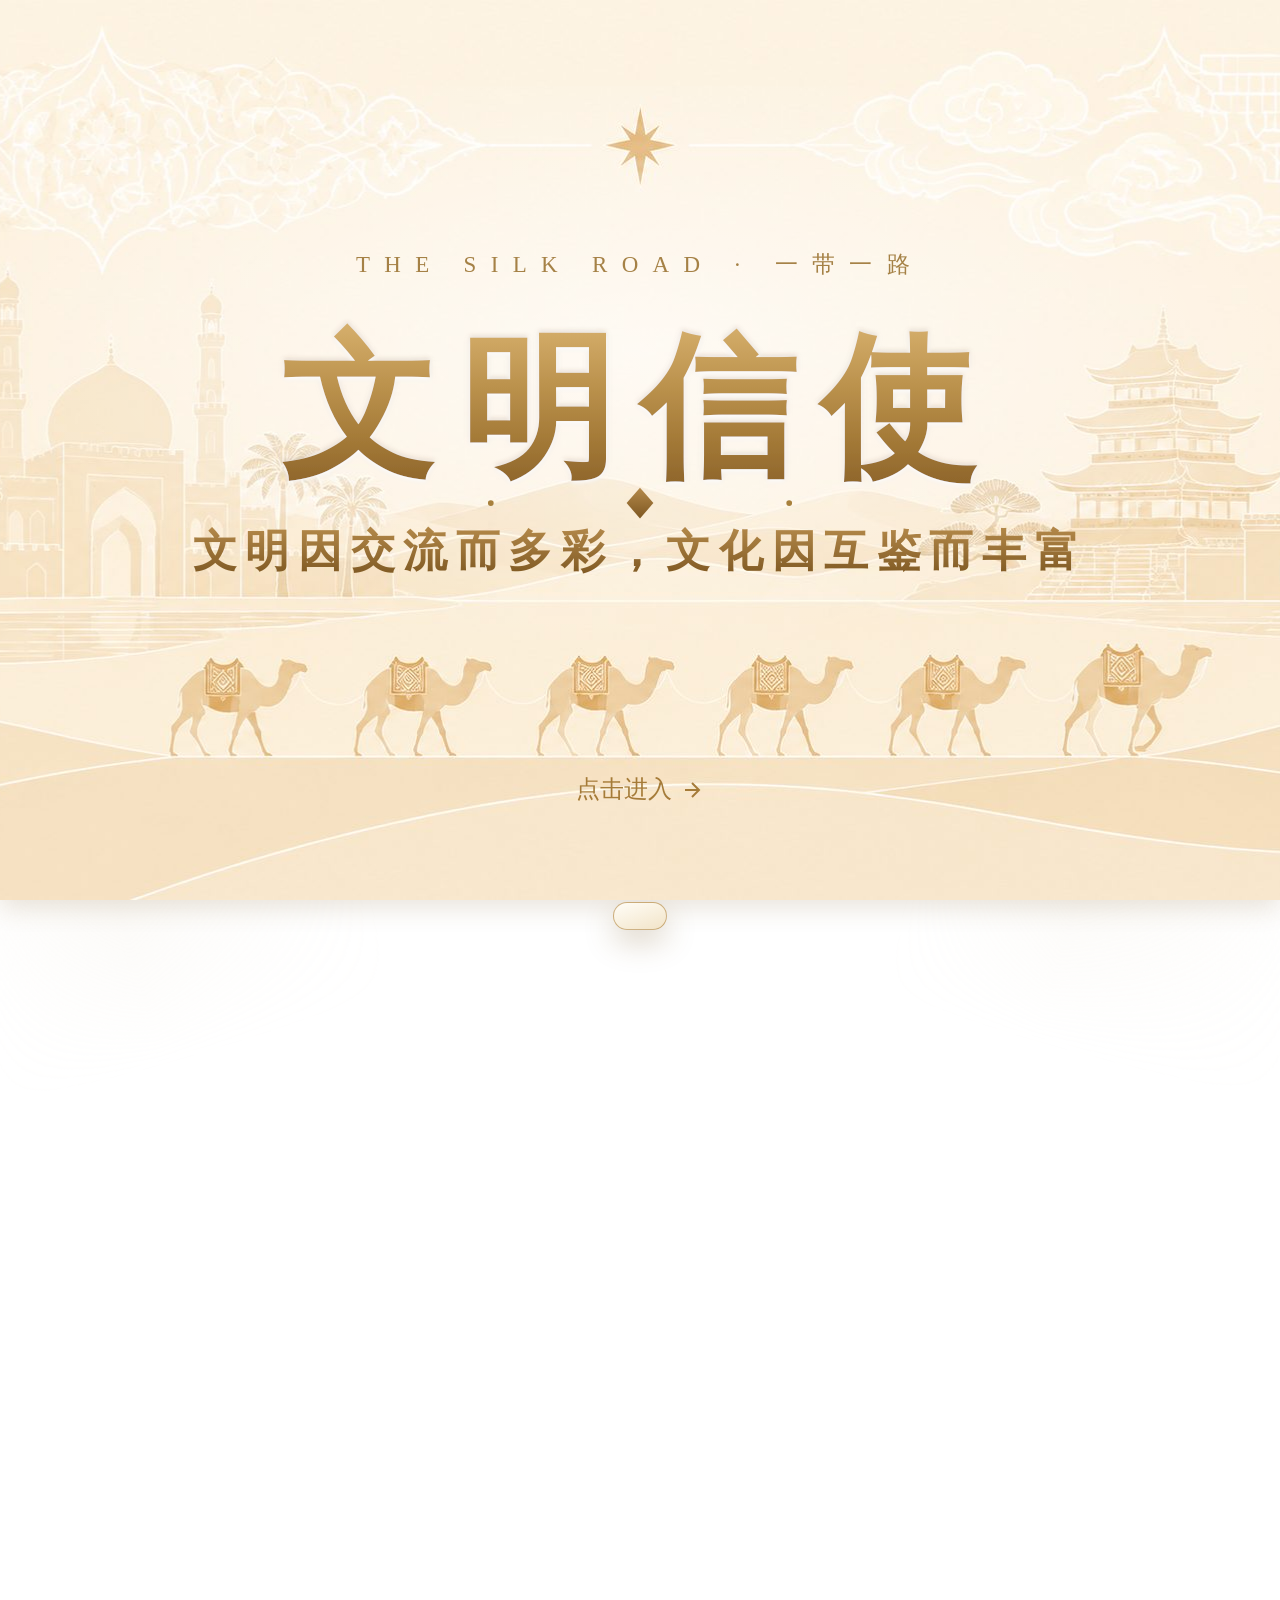
<file: index.html>
<!DOCTYPE html>
<html lang="zh-CN" data-theme="light" data-lang="zh">
<head>
<meta charset="UTF-8">
<meta name="viewport" content="width=device-width, initial-scale=1.0">
<title>文明信使 · 中阿数字文化交流平台</title>
<link rel="stylesheet" href="vendor/swiper-bundle.min.css">
<link rel="stylesheet" href="style.css">
</head>
<body class="cover-open">

<!-- ============ 首屏封面 ============ -->

<!-- ---------- 夜蓝金版：深色主题 ---------- -->
<div id="cover-dark" class="cover-screen">
  <svg xmlns="http://www.w3.org/2000/svg" viewBox="0 0 1672 941" preserveAspectRatio="xMidYMid slice" role="img" aria-label="文明信使 · 一带一路封面（夜蓝金）">
    <defs>
      <clipPath id="n-frame"><rect x="0" y="0" width="1672" height="941"/></clipPath>

      <linearGradient id="n-gold" x1="0" y1="0" x2="0" y2="1">
        <stop offset="0"   stop-color="#FFF0C6"/>
        <stop offset="0.30" stop-color="#F0D290"/>
        <stop offset="0.62" stop-color="#DDB667"/>
        <stop offset="1"   stop-color="#C09343"/>
      </linearGradient>
      <linearGradient id="n-goldSoft" x1="0" y1="0" x2="0" y2="1">
        <stop offset="0" stop-color="#F4DCA4"/>
        <stop offset="1" stop-color="#C89A4D"/>
      </linearGradient>
      <linearGradient id="n-goldLine" x1="0" y1="0" x2="1" y2="0">
        <stop offset="0"   stop-color="#E0B96A" stop-opacity="0"/>
        <stop offset="0.5" stop-color="#E8C784" stop-opacity="0.95"/>
        <stop offset="1"   stop-color="#E0B96A" stop-opacity="0"/>
      </linearGradient>

      <!-- 标题下方极淡的暗部，稳住字的下缘 -->
      <radialGradient id="n-hold" cx="0.5" cy="0.44" r="0.55">
        <stop offset="0" stop-color="#03080F" stop-opacity="0.55"/>
        <stop offset="1" stop-color="#03080F" stop-opacity="0"/>
      </radialGradient>

      <filter id="n-halo" x="-30%" y="-40%" width="160%" height="180%">
        <feDropShadow dx="0" dy="0" stdDeviation="14" flood-color="#E0B96A" flood-opacity="0.28"/>
      </filter>
    </defs>

    <g clip-path="url(#n-frame)">
      <image href="素材/poster_flat_base_navy_gold_16x9.jpg" x="0" y="0" width="1672" height="941" preserveAspectRatio="none"/>

      <rect x="180" y="120" width="1312" height="560" fill="url(#n-hold)"/>

      <!-- 顶部细金线 -->
      <line x1="350" y1="318" x2="1322" y2="318" stroke="url(#n-goldLine)" stroke-width="1.1" opacity="0.8"/>

      <!-- 主标题 -->
      <g font-family="'Source Han Serif SC','Noto Serif SC','Songti SC',STSong,'SimSun',serif">
        <text x="836" y="282" text-anchor="middle" font-size="24" font-weight="500"
              letter-spacing="15" fill="#CBAA6F" opacity="0.85">THE SILK ROAD · 一带一路</text>
        <text x="836" y="478" text-anchor="middle" font-size="162" font-weight="900"
              letter-spacing="26" fill="url(#n-gold)" filter="url(#n-halo)">文明信使</text>
      </g>

      <!-- 分隔 -->
      <g>
        <path d="M836 506 l14 16 -14 16 -14 -16 z" fill="#E0B96A"/>
        <line x1="688" y1="522" x2="792" y2="522" stroke="url(#n-goldLine)" stroke-width="1.6"/>
        <line x1="880" y1="522" x2="984" y2="522" stroke="url(#n-goldLine)" stroke-width="1.6"/>
        <circle cx="680" cy="522" r="3" fill="#E0B96A"/>
        <circle cx="992" cy="522" r="3" fill="#E0B96A"/>
      </g>

      <!-- 副标题 -->
      <g font-family="'Source Han Serif SC','Noto Serif SC','Songti SC',STSong,'SimSun',serif">
        <text x="836" y="588" text-anchor="middle" font-size="46" font-weight="600"
              letter-spacing="9" fill="url(#n-goldSoft)">文明因交流而多彩，文化因互鉴而丰富</text>
      </g>

      <line x1="430" y1="636" x2="1242" y2="636" stroke="url(#n-goldLine)" stroke-width="1" opacity="0.7"/>
    </g>
  </svg>

  <div class="enter-btn" onclick="enterWebsite()" style="cursor:pointer; font-size:1.5rem; display:flex; align-items:center; justify-content:center; gap:8px; position:absolute; bottom:10%; width:100%; z-index:10000; color:#E8C784;">点击进入 <svg width="24" height="24" viewBox="0 0 24 24" fill="none" stroke="currentColor" stroke-width="2"><path d="M5 12h14M12 5l7 7-7 7"/></svg></div>
</div>

<!-- ---------- 白金版：浅色主题 ---------- -->
<div id="cover-light" class="cover-screen">
  <svg xmlns="http://www.w3.org/2000/svg" viewBox="0 0 1672 941" preserveAspectRatio="xMidYMid slice" role="img" aria-label="文明信使 · 一带一路封面（白金）">
    <defs>
      <clipPath id="cv-frame"><rect x="0" y="0" width="1672" height="941"/></clipPath>

      <!-- 白金版的金：比米金版再深一档，靠暖棕金压住浅底 -->
      <linearGradient id="cv-gold" x1="0" y1="0" x2="0" y2="1">
        <stop offset="0"   stop-color="#D6AF6C"/>
        <stop offset="0.34" stop-color="#BD944F"/>
        <stop offset="0.66" stop-color="#A57B38"/>
        <stop offset="1"   stop-color="#8A6128"/>
      </linearGradient>
      <linearGradient id="cv-goldDark" x1="0" y1="0" x2="0" y2="1">
        <stop offset="0" stop-color="#B4894A"/>
        <stop offset="1" stop-color="#7E5822"/>
      </linearGradient>
      <linearGradient id="cv-goldLine" x1="0" y1="0" x2="1" y2="0">
        <stop offset="0"   stop-color="#C9A55E" stop-opacity="0"/>
        <stop offset="0.5" stop-color="#A8813D" stop-opacity="0.9"/>
        <stop offset="1"   stop-color="#C9A55E" stop-opacity="0"/>
      </linearGradient>

      <!-- 标题区极轻的暖白提亮，把文字从纹样里托出来 -->
      <radialGradient id="cv-lift" cx="0.5" cy="0.46" r="0.52">
        <stop offset="0" stop-color="#FFFFFF" stop-opacity="0.62"/>
        <stop offset="1" stop-color="#FFFFFF" stop-opacity="0"/>
      </radialGradient>

      <filter id="cv-letterPress" x="-20%" y="-40%" width="140%" height="180%">
        <feDropShadow dx="0" dy="2.5" stdDeviation="2.4" flood-color="#FFFFFF" flood-opacity="0.95"/>
        <feDropShadow dx="0" dy="-1.6" stdDeviation="2.2" flood-color="#6E4A16" flood-opacity="0.22"/>
      </filter>
    </defs>

    <g clip-path="url(#cv-frame)">
      <image href="poster_flat_base_white_16x9.jpg" x="0" y="0" width="1672" height="941" preserveAspectRatio="none"/>

      <rect x="150" y="90" width="1372" height="600" fill="url(#cv-lift)"/>

      <line x1="340" y1="318" x2="1332" y2="318" stroke="url(#cv-goldLine)" stroke-width="1.1" opacity="0.85"/>

      <!-- 主标题 -->
      <g font-family="'Source Han Serif SC','Noto Serif SC','Songti SC',STSong,'SimSun',serif">
        <text x="836" y="284" text-anchor="middle" font-size="24" font-weight="500"
              letter-spacing="15" fill="#9C7534" opacity="0.9">THE SILK ROAD · 一带一路</text>
        <text x="836" y="482" text-anchor="middle" font-size="162" font-weight="900"
              letter-spacing="26" fill="url(#cv-gold)" filter="url(#cv-letterPress)">文明信使</text>
      </g>

      <!-- 分隔 -->
      <g>
        <path d="M836 510 l14 16 -14 16 -14 -16 z" fill="url(#cv-goldDark)"/>
        <line x1="688" y1="526" x2="792" y2="526" stroke="url(#cv-goldLine)" stroke-width="1.6"/>
        <line x1="880" y1="526" x2="984" y2="526" stroke="url(#cv-goldLine)" stroke-width="1.6"/>
        <circle cx="680" cy="526" r="3" fill="#A8813D"/>
        <circle cx="992" cy="526" r="3" fill="#A8813D"/>
      </g>

      <!-- 副标题 -->
      <g font-family="'Source Han Serif SC','Noto Serif SC','Songti SC',STSong,'SimSun',serif">
        <text x="836" y="592" text-anchor="middle" font-size="46" font-weight="600"
              letter-spacing="9" fill="url(#cv-goldDark)">文明因交流而多彩，文化因互鉴而丰富</text>
      </g>

      <line x1="430" y1="640" x2="1242" y2="640" stroke="url(#cv-goldLine)" stroke-width="1" opacity="0.75"/>
    </g>
  </svg>

  <div class="enter-btn" onclick="enterWebsite()" style="cursor:pointer; font-size:1.5rem; display:flex; align-items:center; justify-content:center; gap:8px; position:absolute; bottom:10%; width:100%; z-index:10000; color:#A57B38;">点击进入 <svg width="24" height="24" viewBox="0 0 24 24" fill="none" stroke="currentColor" stroke-width="2"><path d="M5 12h14M12 5l7 7-7 7"/></svg></div>
</div>

<!-- ============ 导航 ============ -->
<header>
  <nav class="nav">
    <div class="logo" onclick="switchPage('home')">
      <span class="crescent">☪</span>
      <span class="brand-txt" data-i18n="brand">文明信使</span>
    </div>
    <div class="nav-actions">
      <button class="btn-ghost" id="langBtn" onclick="toggleLang()">
        <span id="langLabel">العربية</span>
      </button>
      <button class="icon-btn" onclick="toggleTheme()" id="themeBtn" title="切换主题">🌙</button>
    </div>
  </nav>
</header>

<main>
  <!-- ==================== 首页 ==================== -->
  <section class="page active" id="page-home" data-page="home">
    <div class="hero">
      <div class="hero-inner">
        <h1 data-i18n="heroTitle">让文明的符号跨越山海对话</h1>
        <p data-i18n="heroSub">上传一张文化符号图片，AI 为你解读它的历史渊源、工艺演变，以及中华文明与阿拉伯世界交流的动人故事。</p>
      </div>
    </div>

    <!-- 快速入口 -->
    <div class="quick-grid">
      <div class="quick-card" onclick="switchPage('recognize')">
        <span class="q-icon">📷</span>
        <h4 data-i18n="quickRecognize">开始识别</h4>
        <p data-i18n="quickRecognizeSub">上传图片，AI 解读文化符号</p>
      </div>
      <div class="quick-card" onclick="switchPage('qa')">
        <span class="q-icon">💬</span>
        <h4 data-i18n="quickQa">智能问答</h4>
        <p data-i18n="quickQaSub">追问文化符号背后的故事</p>
      </div>
      <div class="quick-card" onclick="switchPage('silk')">
        <span class="q-icon">🛣️</span>
        <h4 data-i18n="quickSilk">丝路走廊</h4>
        <p data-i18n="quickSilkSub">游览沿线国家的文化瑰宝</p>
      </div>
    </div>

    <!-- 一带一路文化走廊 -->
    <div class="glass corridor-block">
      <div class="section-title"><span class="dot"></span><span data-i18n="corridorTitle">一带一路 · 文化走廊</span></div>
      <div class="section-sub" data-i18n="corridorSub">一条商路，串起东西方文明的千年对话</div>
      <!-- 数字古地图 -->
      <div class="silk-map" id="silkMap">
        <!-- 底衬：真实地形影像（NASA Blue Marble 地形阴影，按同一墨卡托投影铺满） -->
        <div class="map-terrain" aria-hidden="true"></div>
        <!-- 纸纹 / 几何回纹 -->
        <div class="map-motifs" id="mapMotifs" aria-hidden="true"></div>
        <svg class="silk-map-svg" id="geoMap" viewBox="0 0 1000 370" preserveAspectRatio="xMidYMid meet"
             role="img" aria-label="丝绸之路地理路线图">
          <defs>
            <linearGradient id="ribbonGrad" gradientUnits="userSpaceOnUse" x1="911" y1="209" x2="113" y2="220">
              <stop offset="0" stop-color="#E9B45A"/>
              <stop offset="0.45" stop-color="#CE7A3A"/>
              <stop offset="1" stop-color="#9E3B2A"/>
            </linearGradient>
            <radialGradient id="caravanGrad">
              <stop offset="0" stop-color="#FFF6D8"/>
              <stop offset="0.45" stop-color="#F2C46B" stop-opacity="0.9"/>
              <stop offset="1" stop-color="#F2C46B" stop-opacity="0"/>
            </radialGradient>
            <filter id="ribbonGlow" x="-20%" y="-20%" width="140%" height="140%">
              <feGaussianBlur stdDeviation="3.5" result="b"/>
              <feMerge><feMergeNode in="b"/><feMergeNode in="SourceGraphic"/></feMerge>
            </filter>
            <filter id="softShadow" x="-30%" y="-30%" width="160%" height="160%">
              <feDropShadow dx="0" dy="1.2" stdDeviation="1.6" flood-color="#5A3A12" flood-opacity="0.45"/>
            </filter>
            <pattern id="hatchSea" width="9" height="9" patternUnits="userSpaceOnUse" patternTransform="rotate(45)">
              <path d="M0 0V9" stroke="currentColor" stroke-width="0.6" opacity="0.28"/>
            </pattern>
          </defs>

          <!-- 经纬网 -->
          <g class="geo-graticule" id="geoGraticule"></g>
          <!-- 海：底纹 + 陆块剪影 -->
          <g class="geo-sea" id="geoSea"></g>
          <!-- 陆地按国家填色（真实国界） -->
          <g class="geo-countries" id="geoCountries"></g>
          <!-- 湖泊 / 河流 -->
          <g class="geo-water" id="geoLakes"></g>
          <g class="geo-rivers" id="geoRivers"></g>
          <!-- 国界勾边 -->
          <g class="geo-borders" id="geoBorders"></g>
          <!-- 国名注记 -->
          <g class="geo-labels" id="geoLabels"></g>

          <!-- 商路：阴影 / 虚线底 / 丝带 / 流光 / 联动进度 / 途经点 -->
          <g class="geo-route">
            <path class="route-shadow" id="routeShadow"/>
            <path class="route-base" id="routeBase"/>
            <path class="route-ribbon" id="routeRibbon" pathLength="1000"/>
            <path class="route-flow" id="routeFlow" pathLength="1000"/>
            <path class="route-progress" id="routeProgress" pathLength="1000"/>
            <g class="route-stops" id="routeStops"></g>
          </g>
          <g class="caravan" id="caravan">
            <circle r="20" fill="url(#caravanGrad)"/>
            <circle r="4.5" class="caravan-core"/>
          </g>

          <!-- 罗盘与比例尺 -->
          <g class="compass" transform="translate(946 52)">
            <circle r="30" class="compass-face"/>
            <circle r="30" class="compass-ring"/>
            <circle r="22" class="compass-thin"/>
            <path d="M0 -34 L5.4 -4 L0 10 L-5.4 -4 Z" class="compass-n"/>
            <path d="M0 34 L5.4 4 L0 -10 L-5.4 4 Z" class="compass-s"/>
            <path d="M-34 0 L-4 5.4 L10 0 L-4 -5.4 Z" class="compass-e"/>
            <path d="M34 0 L4 5.4 L-10 0 L4 -5.4 Z" class="compass-w"/>
            <circle r="2.6" class="compass-pin"/>
            <text y="-40" text-anchor="middle" class="compass-txt">N</text>
          </g>
          <g class="map-scale" id="mapScale" transform="translate(742 344)"></g>
        </svg>
        <div class="map-cartouche" id="mapCartouche"></div>
        <div class="map-regions" id="mapRegions"></div>
        <div class="map-markers" id="mapMarkers"></div>
        <div class="map-legend" id="mapLegend"></div>
      </div>

      <!-- 驿站卡片轮播 -->
      <div class="corridor-carousel">
        <button class="cs-nav cs-prev" id="csPrev" type="button" aria-label="prev"></button>
        <div class="swiper corridor-swiper" id="corridorSwiper">
          <div class="swiper-wrapper" id="corridorSlides"></div>
        </div>
        <button class="cs-nav cs-next" id="csNext" type="button" aria-label="next"></button>
      </div>
      <div class="corridor-hint" id="corridorHint"></div>
    </div>
  </section>

  <!-- ==================== 识别页 ==================== -->
  <section class="page" id="page-recognize" data-page="recognize">
    <div class="glass upload-block">
      <img src="./images/mascot.png" class="mascot-img" alt="mascot">
      <div class="section-title"><span class="dot"></span><span data-i18n="uploadTitle">文化符号智能识别</span></div>
      <div class="section-sub" data-i18n="uploadSub">支持青花瓷、丝绸、阿拉伯生活美学等文化符号的 AI 识别</div>

      <!-- 拖拽上传 -->
      <div class="dropzone" id="dropzone" onclick="document.getElementById('fileInput').click()">
        <div class="up-icon">🏺</div>
        <h3 data-i18n="dropTitle">点击或拖拽图片到此处</h3>
        <p data-i18n="dropDesc">或直接选择下方示例快速体验</p>
        <div class="formats">
          <span class="tag" onclick="event.stopPropagation();demoRecognize('porcelain')" data-i18n="demoPorcelain">🔵 青花瓷</span>
          <span class="tag" onclick="event.stopPropagation();demoRecognize('silk')" data-i18n="demoSilk">🧵 丝绸</span>
          <span class="tag" onclick="event.stopPropagation();demoRecognize('calligraphy')" data-i18n="demoCalligraphy">✒️ 阿拉伯生活美学</span>
        </div>
      </div>
      <input type="file" id="fileInput" accept="image/*" onchange="handleFile(this.files[0])">

      <!-- 加载 -->
      <div class="loading-box" id="loadingBox">
        <div class="scanner" id="scanner">
          <div class="scan-line"></div>
        </div>
        <div class="spinner"></div>
        <p data-i18n="analyzing">AI 正在识别文化符号…</p>
        <div class="loading-steps" id="loadingSteps"></div>
      </div>

      <!-- 结果 -->
      <div class="result-box" id="resultBox">
        <div class="result-head">
          <img class="result-thumb" id="resultThumb" alt="识别图">
          <div class="result-info">
            <div class="label" data-i18n="recognized">识别结果</div>
            <h2 id="resultName">—<span class="ar-name" id="resultNameAr"></span></h2>
            <div class="confidence">
              <span data-i18n="confidence">置信度</span>
              <div class="conf-bar"><div class="conf-fill" id="confFill"></div></div>
              <span class="conf-num" id="confNum">0%</span>
            </div>
          </div>
        </div>
        <button class="btn-ghost reset-btn" onclick="resetAll()">
          <span>↺</span><span data-i18n="reset">重新识别</span>
        </button>
      </div>
    </div>

    <!-- AI 叙事区 -->
    <div class="glass narrative-block" id="narrativeBlock">
      <div class="section-title">
        <span class="dot"></span>
        <span data-i18n="narrativeTitle">深度文化叙事</span>
        <span class="ai-badge">✦ AI</span>
      </div>
      <div class="section-sub" id="narrativeSub" data-i18n="narrativeSub">由 AI 生成的文化符号深度解读</div>
      <div class="narrative-content" id="narrativeContent"></div>
    </div>

    <!-- 丝路好物推荐区：识别成功后才显示（初始隐藏） -->
    <div class="recommend-block" id="recSection" style="display:none;">
      <div class="section-title"><span class="dot"></span><span data-i18n="recTitle">🛣️ 丝路好物 · 从长安到巴格达</span></div>
      <div class="section-sub" data-i18n="recSub">依识别结果匹配沿途驿站精选，每件好物都标注它的产地</div>
      <div class="card-grid" id="recGrid"></div>
    </div>
  </section>

  <!-- ==================== 问答页 ==================== -->
  <section class="page" id="page-qa" data-page="qa">
    <div class="glass qa-block">
      <img src="./images/mascot.png" class="mascot-img" alt="mascot">
      <div class="section-title">
        <span class="dot"></span>
        <span data-i18n="qaTitle">智能文化问答</span>
        <span class="ai-badge">✦ AI</span>
      </div>
      <div class="section-sub" data-i18n="qaSub">向 AI 提问，深入了解文化符号背后的故事</div>

      <div class="chat-window" id="chatWindow"></div>

      <div class="suggest-chips" id="suggestChips"></div>

      <div class="chat-input-row">
        <input type="text" id="chatInput" data-i18n-ph="chatPlaceholder" placeholder="输入你的问题，例如：这个纹样有什么含义？" onkeydown="if(event.key==='Enter')sendMessage()">
        <button class="send-btn" onclick="sendMessage()" data-i18n="send">发送</button>
      </div>
    </div>
  </section>

  <!-- ==================== 丝路页 ==================== -->
  <section class="page" id="page-silk" data-page="silk">
    <div class="section-title"><span class="dot"></span><span data-i18n="silkTitle">🛣️ 一带一路 · 文化符号地图</span></div>
    <div class="section-sub" data-i18n="silkSub">跨越陆海两端的丝路文明，探索中阿文化交流的璀璨瑰宝</div>
    <div class="silk-grid" id="silkGrid"></div>

    <!-- 丝路箴言：补满页面下半部，兼作文化注解 -->
    <div class="silk-epilogue">
      <div class="epi-motif" aria-hidden="true"></div>
      <h3 class="epi-title">文明因交流而多彩 · الحضارات تثري بعضها بالتبادل</h3>
      <p class="epi-sub">从长安的织机到大马士革的铜匠作坊，器物往来之间，技艺与信仰也一同远行。</p>
      <div class="epi-grid">
        <div class="epi-item">
          <span class="epi-icon">🏺</span>
          <h4>瓷器之路 · طريق الخزف</h4>
          <p>景德镇的钴料来自波斯，青花纹样则融入了伊斯兰缠枝。一件瓷器，是两地匠人共同的签名。</p>
        </div>
        <div class="epi-item">
          <span class="epi-icon">✒️</span>
          <h4>书法与纹样 · الخط والزخرفة</h4>
          <p>阿拉伯生活美学的连笔韵律，与中式纹样的绵延线形遥相呼应，都在纸与瓷上留住了时间。</p>
        </div>
        <div class="epi-item">
          <span class="epi-icon">🧭</span>
          <h4>星盘与罗盘 · الإسطرلاب والبوصلة</h4>
          <p>阿拉伯天文学东传，与中国的指南针相遇于海上丝路，共同指向了更远的世界。</p>
        </div>
      </div>
    </div>
  </section>

  <!-- ==================== 我的页面 ==================== -->
  <section class="page" id="page-profile" data-page="profile">
    <div class="glass profile-head">
      <div class="avatar">☪</div>
      <div class="profile-meta">
        <h3 data-i18n="profileName">文明旅行者</h3>
        <p data-i18n="profileTag">丝路数字驿站 · 会员</p>
      </div>
    </div>

    <div class="profile-stats">
      <div class="stat-card"><span class="stat-num" id="statScan">0</span><span class="stat-label" data-i18n="statScan">识别次数</span></div>
      <div class="stat-card"><span class="stat-num" id="statAsk">0</span><span class="stat-label" data-i18n="statAsk">提问次数</span></div>
      <div class="stat-card"><span class="stat-num" id="statFav">0</span><span class="stat-label" data-i18n="statFav">收藏好物</span></div>
    </div>

    <div class="glass history-block">
      <div class="history-head">
        <div class="section-title"><span class="dot"></span><span data-i18n="historyTitle">识别历史</span></div>
        <button class="btn-ghost clear-btn" onclick="clearHistory()" data-i18n="clearHistory">清空</button>
      </div>
      <div class="history-list" id="historyList"></div>
    </div>

    <div class="glass footprint-block">
      <div class="history-head">
        <div class="section-title"><span class="dot"></span><span data-i18n="footprintTitle">浏览足迹</span></div>
        <button class="btn-ghost clear-btn" onclick="clearFootprints()" data-i18n="clearFootprint">清空</button>
      </div>
      <div class="history-list" id="footprintList"></div>
    </div>

    <div class="glass fav-block">
      <div class="history-head">
        <div class="section-title"><span class="dot"></span><span data-i18n="favTitle">收藏好物</span></div>
        <button class="btn-ghost clear-btn" onclick="clearFavorites()" data-i18n="clearFav">清空</button>
      </div>
      <div class="card-grid" id="favGrid"></div>
    </div>

    <div class="glass settings-block">
      <div class="section-title"><span class="dot"></span><span data-i18n="settingsTitle">偏好设置</span></div>
      <div class="setting-row" onclick="toggleTheme()">
        <span data-i18n="settingTheme">深色 / 浅色主题</span>
        <span class="setting-val" id="settingThemeVal">🌙</span>
      </div>
      <div class="setting-row" onclick="toggleLang()">
        <span data-i18n="settingLang">语言 Language</span>
        <span class="setting-val" id="settingLangVal">العربية</span>
      </div>
    </div>
  </section>

  <!-- 页脚（各页共享） -->
  <footer>
    <div class="footer-slogan" data-i18n="slogan">文明因交流而多彩，文化因互鉴而丰富</div>
    <div class="footer-newstart" data-i18n="newStart">文明信使 · 让每一次扫描都成为文明对话的新开始</div>
    <div class="footer-copy">© 2026 文明信使 Civilization Messenger · <span data-i18n="rights">保留所有权利</span></div>
  </footer>
</main>

<!-- ==================== 底部 Tab 导航 ==================== -->
<nav class="tabbar" id="tabbar">
  <button class="tab active" data-tab="home" onclick="switchPage('home')">
    <span class="tab-icon">🏠</span><span class="tab-label" data-i18n="tabHome">首页</span>
  </button>
  <button class="tab" data-tab="recognize" onclick="switchPage('recognize')">
    <span class="tab-icon">📷</span><span class="tab-label" data-i18n="tabRecognize">识别</span>
  </button>
  <button class="tab" data-tab="qa" onclick="switchPage('qa')">
    <span class="tab-icon">💬</span><span class="tab-label" data-i18n="tabQa">问答</span>
  </button>
  <button class="tab" data-tab="silk" onclick="switchPage('silk')">
    <span class="tab-icon">🛣️</span><span class="tab-label" data-i18n="tabSilk">丝路</span>
  </button>
  <button class="tab" data-tab="profile" onclick="switchPage('profile')">
    <span class="tab-icon">👤</span><span class="tab-label" data-i18n="tabProfile">我的</span>
  </button>
</nav>

<div class="toast" id="toast"></div>

<!-- 驿站详情弹窗（内容由 script.js 注入） -->
<div class="city-overlay" id="cityOverlay" aria-hidden="true">
  <div class="city-dialog" id="cityDialog" role="dialog" aria-modal="true" aria-labelledby="cityTitle"></div>
</div>

<script src="vendor/swiper-bundle.min.js"></script>
<script src="mapdata.js"></script>
<script src="cities.js"></script>
<script src="script.js"></script>


</body>
</html>
</file>
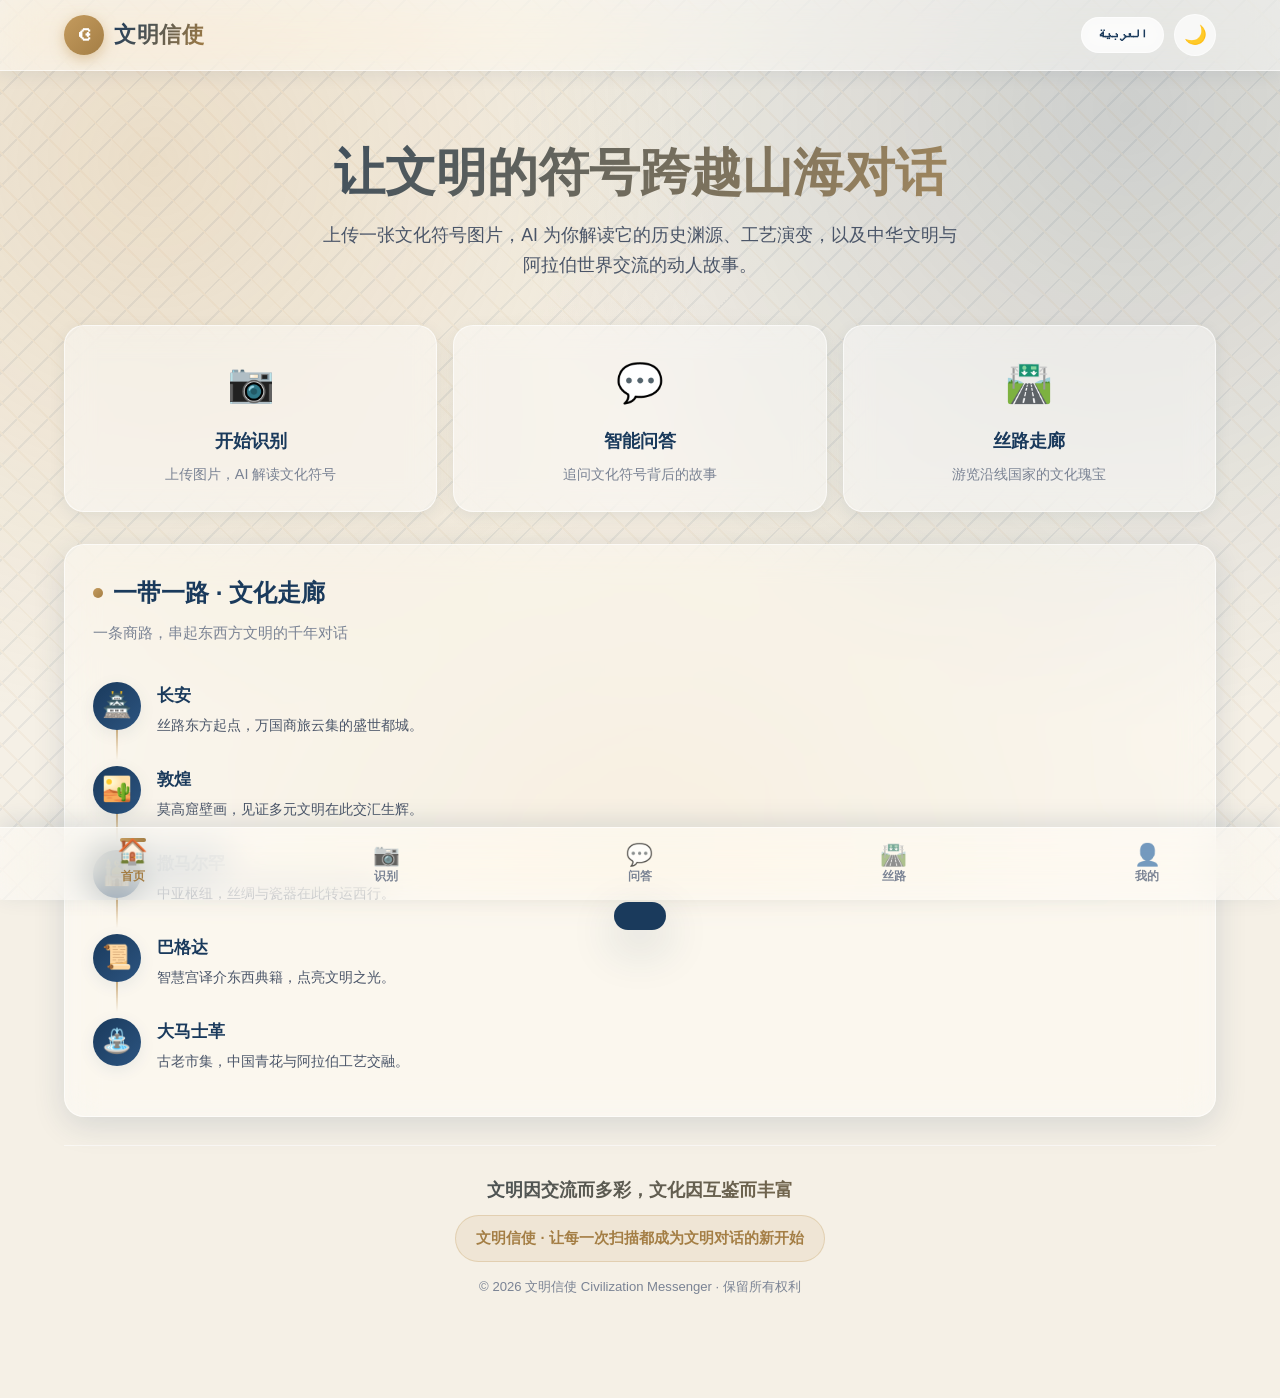
<file: index.backup.html>
<!DOCTYPE html>
<html lang="zh-CN" data-theme="light" data-lang="zh">
<head>
<meta charset="UTF-8">
<meta name="viewport" content="width=device-width, initial-scale=1.0">
<title>文明信使 · 中阿数字文化交流平台</title>
<style>
/* ============ 主题变量 ============ */
:root {
  --gold: #C49B5E;
  --gold-light: #DFC08C;
  --gold-dark: #A47E45;
  --blue: #1A3A5C;
  --blue-light: #2C5480;
  --blue-deep: #12283F;

  --bg: #F5F0E6;
  --bg-alt: #ECE3D2;
  --text: #1A3A5C;
  --text-soft: #4A5568;
  --text-muted: #7A8394;

  --glass-bg: rgba(255, 255, 255, 0.45);
  --glass-border: rgba(255, 255, 255, 0.6);
  --glass-shadow: rgba(26, 58, 92, 0.12);
  --card-bg: rgba(255, 255, 255, 0.7);

  --shadow-sm: 0 4px 16px rgba(26,58,92,0.08);
  --shadow-md: 0 8px 32px rgba(26,58,92,0.14);
  --shadow-lg: 0 16px 48px rgba(26,58,92,0.20);

  --radius: 20px;
  --radius-sm: 12px;
  --transition: 0.4s cubic-bezier(0.25, 0.8, 0.25, 1);
}

[data-theme="dark"] {
  --bg: #0E1B2A;
  --bg-alt: #14263B;
  --text: #EDE4D3;
  --text-soft: #C3CAD4;
  --text-muted: #8A94A3;

  --glass-bg: rgba(28, 48, 74, 0.5);
  --glass-border: rgba(196, 155, 94, 0.25);
  --glass-shadow: rgba(0, 0, 0, 0.4);
  --card-bg: rgba(20, 38, 59, 0.65);

  --shadow-sm: 0 4px 16px rgba(0,0,0,0.35);
  --shadow-md: 0 8px 32px rgba(0,0,0,0.45);
  --shadow-lg: 0 16px 48px rgba(0,0,0,0.55);
}

/* ============ 基础 ============ */
* { margin: 0; padding: 0; box-sizing: border-box; }

body {
  font-family: "PingFang SC", "Noto Sans SC", "Segoe UI", -apple-system, sans-serif;
  background: var(--bg);
  color: var(--text);
  line-height: 1.7;
  min-height: 100vh;
  transition: background var(--transition), color var(--transition);
  overflow-x: hidden;
}

/* 背景装饰 */
body::before {
  content: "";
  position: fixed;
  inset: 0;
  z-index: -2;
  background:
    radial-gradient(circle at 12% 18%, rgba(196,155,94,0.22), transparent 42%),
    radial-gradient(circle at 88% 12%, rgba(26,58,92,0.18), transparent 45%),
    radial-gradient(circle at 50% 100%, rgba(196,155,94,0.14), transparent 55%);
  transition: opacity var(--transition);
}
body::after {
  content: "";
  position: fixed;
  inset: 0;
  z-index: -1;
  opacity: 0.06;
  background-image:
    repeating-linear-gradient(45deg, var(--gold) 0 2px, transparent 2px 22px),
    repeating-linear-gradient(-45deg, var(--blue) 0 2px, transparent 2px 22px);
  pointer-events: none;
}

[dir="rtl"] { font-family: "Noto Naskh Arabic", "PingFang SC", "Segoe UI", sans-serif; }

/* ============ 导航栏 ============ */
header {
  position: sticky;
  top: 0;
  z-index: 100;
  backdrop-filter: blur(18px) saturate(160%);
  -webkit-backdrop-filter: blur(18px) saturate(160%);
  background: var(--glass-bg);
  border-bottom: 1px solid var(--glass-border);
  box-shadow: var(--shadow-sm);
}
.nav {
  max-width: 1200px;
  margin: 0 auto;
  padding: 14px 24px;
  display: flex;
  align-items: center;
  justify-content: space-between;
  gap: 16px;
}
.logo {
  display: flex;
  align-items: center;
  gap: 10px;
  font-size: 1.4rem;
  font-weight: 700;
  letter-spacing: 0.5px;
  cursor: pointer;
}
.logo .crescent {
  display: inline-flex;
  align-items: center;
  justify-content: center;
  width: 40px; height: 40px;
  border-radius: 50%;
  background: linear-gradient(135deg, var(--gold), var(--gold-dark));
  color: #fff;
  font-size: 1.3rem;
  box-shadow: 0 4px 14px rgba(196,155,94,0.5);
  animation: float 4s ease-in-out infinite;
}
.logo .brand-txt {
  background: linear-gradient(120deg, var(--blue), var(--gold-dark));
  -webkit-background-clip: text;
  background-clip: text;
  -webkit-text-fill-color: transparent;
}
[data-theme="dark"] .logo .brand-txt {
  background: linear-gradient(120deg, var(--gold-light), var(--gold));
  -webkit-background-clip: text;
  background-clip: text;
  -webkit-text-fill-color: transparent;
}

.nav-actions { display: flex; align-items: center; gap: 10px; }

.btn-ghost {
  display: inline-flex;
  align-items: center;
  gap: 6px;
  padding: 9px 16px;
  border: 1px solid var(--glass-border);
  border-radius: 999px;
  background: var(--card-bg);
  color: var(--text);
  font-size: 0.9rem;
  font-weight: 600;
  cursor: pointer;
  transition: var(--transition);
  backdrop-filter: blur(8px);
}
.btn-ghost:hover {
  transform: translateY(-2px);
  box-shadow: var(--shadow-md);
  border-color: var(--gold);
}
.icon-btn {
  width: 42px; height: 42px;
  display: inline-flex;
  align-items: center;
  justify-content: center;
  font-size: 1.15rem;
  border-radius: 50%;
  border: 1px solid var(--glass-border);
  background: var(--card-bg);
  color: var(--text);
  cursor: pointer;
  transition: var(--transition);
}
.icon-btn:hover { transform: translateY(-2px) rotate(8deg); box-shadow: var(--shadow-md); border-color: var(--gold); }

/* ============ 布局 ============ */
main { max-width: 1200px; margin: 0 auto; padding: 40px 24px calc(90px + env(safe-area-inset-bottom)); }

/* 多页面切换 */
.page { display: none; }
.page.active { display: block; animation: pageIn 0.5s cubic-bezier(0.16,1,0.3,1); }
@keyframes pageIn { from { opacity: 0; transform: translateY(16px); } to { opacity: 1; transform: translateY(0); } }
/* 滑动方向进入动画 */
.page.active.from-right { animation: slideFromRight 0.4s cubic-bezier(0.16,1,0.3,1); }
.page.active.from-left { animation: slideFromLeft 0.4s cubic-bezier(0.16,1,0.3,1); }
@keyframes slideFromRight { from { opacity: 0; transform: translateX(40px); } to { opacity: 1; transform: translateX(0); } }
@keyframes slideFromLeft { from { opacity: 0; transform: translateX(-40px); } to { opacity: 1; transform: translateX(0); } }

/* 页内区块间距（原 section 间距在此保留） */
.upload-block, .narrative-block, .qa-block, .corridor-block,
.recommend-block, .profile-head, .history-block, .settings-block { margin-bottom: 28px; }
.narrative-block:not(.show) { display: none; }

.section-title {
  font-size: 1.5rem;
  font-weight: 700;
  margin-bottom: 6px;
  display: flex;
  align-items: center;
  gap: 10px;
}
.section-title .dot {
  width: 10px; height: 10px; border-radius: 50%;
  background: linear-gradient(135deg, var(--gold), var(--gold-dark));
}
.section-sub { color: var(--text-muted); font-size: 0.95rem; margin-bottom: 22px; }

/* Hero */
.hero {
  text-align: center;
  padding: 30px 0 44px;
}
.hero h1 {
  font-size: clamp(2rem, 5vw, 3.2rem);
  font-weight: 800;
  line-height: 1.25;
  margin-bottom: 16px;
  background: linear-gradient(120deg, var(--blue), var(--gold), var(--blue-light));
  background-size: 200% auto;
  -webkit-background-clip: text;
  background-clip: text;
  -webkit-text-fill-color: transparent;
  animation: shine 6s linear infinite;
}
[data-theme="dark"] .hero h1 {
  background: linear-gradient(120deg, var(--gold-light), var(--gold), #fff);
  background-size: 200% auto;
  -webkit-background-clip: text; background-clip: text; -webkit-text-fill-color: transparent;
  animation: shine 6s linear infinite;
}
.hero p { color: var(--text-soft); font-size: 1.1rem; max-width: 640px; margin: 0 auto; }

/* 玻璃卡片通用 */
.glass {
  background: var(--glass-bg);
  border: 1px solid var(--glass-border);
  border-radius: var(--radius);
  backdrop-filter: blur(16px) saturate(150%);
  -webkit-backdrop-filter: blur(16px) saturate(150%);
  box-shadow: var(--shadow-md);
}

/* ============ 上传区 ============ */
.upload-block { padding: 32px; margin-bottom: 40px; }
.dropzone {
  border: 2.5px dashed var(--gold);
  border-radius: var(--radius);
  padding: 48px 24px;
  text-align: center;
  cursor: pointer;
  transition: var(--transition);
  background: linear-gradient(135deg, rgba(196,155,94,0.06), rgba(26,58,92,0.04));
  position: relative;
  overflow: hidden;
}
.dropzone:hover, .dropzone.dragover {
  border-color: var(--blue-light);
  background: linear-gradient(135deg, rgba(196,155,94,0.14), rgba(26,58,92,0.1));
  transform: scale(1.01);
}
.dropzone .up-icon {
  font-size: 3rem;
  margin-bottom: 14px;
  display: inline-block;
  animation: float 3.5s ease-in-out infinite;
}
.dropzone h3 { font-size: 1.25rem; margin-bottom: 6px; }
.dropzone p { color: var(--text-muted); font-size: 0.92rem; }
.dropzone .formats {
  margin-top: 16px;
  display: inline-flex; gap: 8px; flex-wrap: wrap; justify-content: center;
}
.tag {
  font-size: 0.75rem; padding: 3px 12px; border-radius: 999px;
  background: rgba(196,155,94,0.18); color: var(--gold-dark); font-weight: 600;
}
[data-theme="dark"] .tag { color: var(--gold-light); }

/* 加载动画 */
.loading-box { text-align: center; padding: 40px 20px; display: none; }
.loading-box.show { display: block; animation: fadeIn 0.4s ease; }
.scanner {
  width: 120px; height: 120px; margin: 0 auto 20px;
  border-radius: var(--radius-sm);
  position: relative; overflow: hidden;
  background: var(--bg-alt);
  box-shadow: var(--shadow-md);
}
.scanner img { width: 100%; height: 100%; object-fit: cover; }
.scanner .scan-line {
  position: absolute; left: 0; right: 0; height: 3px;
  background: linear-gradient(90deg, transparent, var(--gold), transparent);
  box-shadow: 0 0 12px var(--gold);
  animation: scan 1.6s ease-in-out infinite;
}
.spinner {
  width: 44px; height: 44px; margin: 0 auto 16px;
  border: 4px solid rgba(196,155,94,0.25);
  border-top-color: var(--gold);
  border-radius: 50%;
  animation: spin 0.9s linear infinite;
}
.loading-box p { color: var(--text-soft); font-weight: 600; }
.loading-steps { color: var(--text-muted); font-size: 0.85rem; margin-top: 6px; min-height: 20px; }

/* 识别结果 */
.result-box { display: none; margin-top: 28px; }
.result-box.show { display: block; animation: slideUp 0.6s cubic-bezier(0.16,1,0.3,1); }
.result-head {
  display: flex; gap: 24px; align-items: center; flex-wrap: wrap;
  padding: 24px; border-radius: var(--radius);
  background: linear-gradient(135deg, rgba(26,58,92,0.9), rgba(26,58,92,0.7));
  color: #fff;
  box-shadow: var(--shadow-md);
}
[data-theme="dark"] .result-head { background: linear-gradient(135deg, rgba(196,155,94,0.22), rgba(20,38,59,0.9)); }
.result-thumb {
  width: 100px; height: 100px; border-radius: var(--radius-sm);
  object-fit: cover; border: 3px solid var(--gold);
  box-shadow: 0 6px 20px rgba(0,0,0,0.3); flex-shrink: 0;
}
.result-info { flex: 1; min-width: 200px; }
.result-info .label { font-size: 0.8rem; opacity: 0.8; letter-spacing: 1px; text-transform: uppercase; }
.result-info h2 { font-size: 1.8rem; margin: 4px 0 12px; }
.result-info h2 .ar-name { display: block; font-size: 1rem; opacity: 0.75; font-weight: 400; margin-top: 2px; }
.confidence { display: flex; align-items: center; gap: 12px; }
.conf-bar {
  flex: 1; height: 10px; border-radius: 999px;
  background: rgba(255,255,255,0.2); overflow: hidden; max-width: 260px;
}
.conf-fill {
  height: 100%; width: 0;
  background: linear-gradient(90deg, var(--gold-light), var(--gold));
  border-radius: 999px; transition: width 1.2s cubic-bezier(0.16,1,0.3,1);
}
.conf-num { font-weight: 700; font-size: 1.1rem; }

.reset-btn {
  margin-top: 20px; display: inline-flex; align-items: center; gap: 6px;
}

/* ============ AI 叙事区 ============ */
.narrative-block { padding: 32px; margin-bottom: 40px; display: none; }
.narrative-block.show { display: block; animation: fadeIn 0.6s ease; }
.narrative-content { display: grid; gap: 20px; margin-top: 8px; }
.story-card {
  padding: 22px 24px; border-radius: var(--radius-sm);
  background: var(--card-bg);
  border: 1px solid var(--glass-border);
  border-left: 4px solid var(--gold);
  transition: var(--transition);
}
.story-card:hover { transform: translateX(6px); box-shadow: var(--shadow-md); }
[dir="rtl"] .story-card { border-left: none; border-right: 4px solid var(--gold); }
[dir="rtl"] .story-card:hover { transform: translateX(-6px); }
.story-card h4 {
  font-size: 1.1rem; margin-bottom: 8px; color: var(--gold-dark);
  display: flex; align-items: center; gap: 8px;
}
[data-theme="dark"] .story-card h4 { color: var(--gold-light); }
.story-card p { color: var(--text-soft); font-size: 0.98rem; }
.story-featured {
  border-left-width: 5px;
  background: linear-gradient(135deg, rgba(196,155,94,0.14), var(--card-bg));
}
[dir="rtl"] .story-featured { border-left-width: 1px; border-right-width: 5px; }
.story-sign {
  display: inline-block; margin-top: 4px;
  color: var(--gold-dark); font-weight: 700; font-style: italic;
}
[data-theme="dark"] .story-sign { color: var(--gold-light); }

.ai-badge {
  display: inline-flex; align-items: center; gap: 6px;
  font-size: 0.72rem; padding: 4px 10px; border-radius: 999px;
  background: linear-gradient(120deg, var(--gold), var(--gold-dark));
  color: #fff; font-weight: 700; letter-spacing: 0.5px;
}

/* ============ 问答区 ============ */
.qa-block { padding: 32px; margin-bottom: 40px; }
.chat-window {
  background: var(--card-bg);
  border: 1px solid var(--glass-border);
  border-radius: var(--radius-sm);
  padding: 20px;
  min-height: 220px; max-height: 420px; overflow-y: auto;
  display: flex; flex-direction: column; gap: 14px;
  margin-bottom: 16px;
}
.chat-window::-webkit-scrollbar { width: 8px; }
.chat-window::-webkit-scrollbar-thumb { background: var(--gold); border-radius: 8px; }
.msg { max-width: 78%; padding: 12px 16px; border-radius: 16px; font-size: 0.95rem; animation: msgIn 0.4s ease; line-height: 1.6; }
.msg.user {
  align-self: flex-end;
  background: linear-gradient(135deg, var(--blue), var(--blue-light));
  color: #fff; border-bottom-right-radius: 4px;
}
[dir="rtl"] .msg.user { align-self: flex-start; border-bottom-right-radius: 16px; border-bottom-left-radius: 4px; }
.msg.ai {
  align-self: flex-start;
  background: var(--bg-alt);
  color: var(--text); border-bottom-left-radius: 4px;
  border: 1px solid var(--glass-border);
}
[dir="rtl"] .msg.ai { align-self: flex-end; border-bottom-left-radius: 16px; border-bottom-right-radius: 4px; }
.msg .who { font-size: 0.72rem; opacity: 0.7; margin-bottom: 3px; font-weight: 700; }
.msg.typing { display: flex; gap: 5px; align-items: center; padding: 16px; }
.msg.typing span {
  width: 8px; height: 8px; border-radius: 50%; background: var(--gold);
  animation: bounce 1.2s infinite;
}
.msg.typing span:nth-child(2) { animation-delay: 0.2s; }
.msg.typing span:nth-child(3) { animation-delay: 0.4s; }

.suggest-chips { display: flex; gap: 8px; flex-wrap: wrap; margin-bottom: 14px; }
.chip {
  padding: 7px 14px; border-radius: 999px; font-size: 0.83rem;
  background: rgba(196,155,94,0.14); color: var(--gold-dark);
  border: 1px solid rgba(196,155,94,0.3); cursor: pointer;
  transition: var(--transition); font-weight: 600;
}
[data-theme="dark"] .chip { color: var(--gold-light); }
.chip:hover { background: var(--gold); color: #fff; transform: translateY(-2px); }

.chat-input-row { display: flex; gap: 10px; }
.chat-input-row input {
  flex: 1; padding: 14px 18px; border-radius: 999px;
  border: 1px solid var(--glass-border);
  background: var(--card-bg); color: var(--text);
  font-size: 0.98rem; outline: none; transition: var(--transition);
  font-family: inherit;
}
.chat-input-row input:focus { border-color: var(--gold); box-shadow: 0 0 0 3px rgba(196,155,94,0.2); }
.send-btn {
  padding: 0 24px; border-radius: 999px; border: none;
  background: linear-gradient(135deg, var(--gold), var(--gold-dark));
  color: #fff; font-weight: 700; cursor: pointer; font-size: 0.95rem;
  transition: var(--transition); white-space: nowrap;
}
.send-btn:hover { transform: translateY(-2px); box-shadow: var(--shadow-md); }
.send-btn:active { transform: scale(0.96); }

/* ============ 推荐区 ============ */
.recommend-block { margin-bottom: 40px; }
.card-grid {
  display: grid; gap: 20px;
  grid-template-columns: repeat(auto-fill, minmax(240px, 1fr));
}
.rec-card {
  border-radius: var(--radius); overflow: hidden;
  background: var(--card-bg);
  border: 1px solid var(--glass-border);
  box-shadow: var(--shadow-sm);
  transition: var(--transition); cursor: pointer;
  display: flex; flex-direction: column; position: relative;
}
.rec-card:hover { transform: translateY(-8px); box-shadow: var(--shadow-lg); border-color: var(--gold); }
.rec-visual {
  height: 150px; display: flex; align-items: center; justify-content: center;
  font-size: 3.4rem; position: relative; overflow: hidden;
}
.rec-visual::after {
  content: ""; position: absolute; inset: 0;
  background: linear-gradient(135deg, transparent, rgba(0,0,0,0.15));
}
/* 产地小圆标 */
.origin-badge {
  position: absolute; top: 12px; left: 12px; z-index: 2;
  display: inline-flex; align-items: center; gap: 5px;
  padding: 5px 12px 5px 9px; border-radius: 999px;
  font-size: 0.74rem; font-weight: 700; color: #fff;
  backdrop-filter: blur(6px);
  box-shadow: 0 3px 10px rgba(0,0,0,0.25);
  border: 1px solid rgba(255,255,255,0.35);
}
[dir="rtl"] .origin-badge { left: auto; right: 12px; }
.origin-badge .pin {
  width: 8px; height: 8px; border-radius: 50%;
  background: rgba(255,255,255,0.9); box-shadow: 0 0 6px rgba(255,255,255,0.7);
}
/* 各产地主题色 */
.origin-cn { background: linear-gradient(120deg,#B22222,#C49B5E); }   /* 中国·红金 */
.origin-ar { background: linear-gradient(120deg,#1E6B4F,#C49B5E); }   /* 阿拉伯·绿金 */
.origin-ca { background: linear-gradient(120deg,#1A3A5C,#C49B5E); }   /* 中亚·蓝金 */
.origin-in { background: linear-gradient(120deg,#D9752B,#C49B5E); }   /* 印度·橙金 */
.origin-eg { background: linear-gradient(120deg,#B8912F,#E0C87A); }   /* 埃及·沙金 */

.rec-body { padding: 18px 20px; flex: 1; display: flex; flex-direction: column; }
.rec-body h4 { font-size: 1.1rem; margin-bottom: 6px; }
.rec-body p { font-size: 0.88rem; color: var(--text-muted); flex: 1; }
.rec-foot {
  margin-top: 14px; display: flex; align-items: center; justify-content: space-between;
}
.rec-price { font-weight: 700; color: var(--gold-dark); font-size: 1.05rem; }
[data-theme="dark"] .rec-price { color: var(--gold-light); }
.rec-action {
  font-size: 0.82rem; padding: 6px 14px; border-radius: 999px;
  background: var(--blue); color: #fff; font-weight: 600;
  transition: var(--transition);
}
.rec-card:hover .rec-action { background: var(--gold); }

/* Toast */
.toast {
  position: fixed; bottom: calc(90px + env(safe-area-inset-bottom)); left: 50%; transform: translateX(-50%) translateY(120px);
  background: var(--blue); color: #fff; padding: 14px 26px; border-radius: 999px;
  box-shadow: var(--shadow-lg); font-weight: 600; z-index: 250;
  transition: transform 0.5s cubic-bezier(0.16,1,0.3,1); font-size: 0.92rem;
}
.toast.show { transform: translateX(-50%) translateY(0); }

/* ============ 底部 Tab 导航栏 ============ */
.tabbar {
  position: fixed; left: 0; right: 0; bottom: 0; z-index: 150;
  display: flex; justify-content: space-around; align-items: stretch;
  padding: 8px 6px calc(8px + env(safe-area-inset-bottom));
  background: var(--glass-bg);
  border-top: 1px solid var(--glass-border);
  backdrop-filter: blur(20px) saturate(160%);
  -webkit-backdrop-filter: blur(20px) saturate(160%);
  box-shadow: 0 -6px 24px var(--glass-shadow);
}
.tab {
  flex: 1; display: flex; flex-direction: column; align-items: center; gap: 3px;
  padding: 8px 4px; border: none; background: none; cursor: pointer;
  color: var(--text-muted); font-family: inherit; font-size: 0.72rem; font-weight: 600;
  border-radius: 14px; transition: var(--transition); position: relative;
}
.tab .tab-icon {
  font-size: 1.35rem; line-height: 1;
  transition: transform var(--transition);
  filter: grayscale(0.4); opacity: 0.7;
}
.tab .tab-label { transition: var(--transition); }
.tab:hover { color: var(--text-soft); }
.tab:hover .tab-icon { transform: translateY(-2px); }
.tab.active { color: var(--gold-dark); }
[data-theme="dark"] .tab.active { color: var(--gold-light); }
.tab.active .tab-icon { transform: translateY(-3px) scale(1.15); filter: grayscale(0); opacity: 1; }
.tab.active::before {
  content: ""; position: absolute; top: 2px; left: 50%; transform: translateX(-50%);
  width: 26px; height: 4px; border-radius: 999px;
  background: linear-gradient(90deg, var(--gold), var(--gold-dark));
}

/* ============ 首页：快速入口 ============ */
.quick-grid {
  display: grid; gap: 16px; margin-bottom: 32px;
  grid-template-columns: repeat(auto-fit, minmax(200px, 1fr));
}
.quick-card {
  padding: 24px 20px; border-radius: var(--radius); cursor: pointer;
  background: var(--glass-bg); border: 1px solid var(--glass-border);
  backdrop-filter: blur(14px); box-shadow: var(--shadow-sm);
  transition: var(--transition); text-align: center;
}
.quick-card:hover { transform: translateY(-6px); box-shadow: var(--shadow-lg); border-color: var(--gold); }
.quick-card .q-icon { font-size: 2.4rem; display: block; margin-bottom: 10px; }
.quick-card h4 { font-size: 1.15rem; margin-bottom: 6px; }
.quick-card p { color: var(--text-muted); font-size: 0.9rem; }

/* ============ 首页：文化走廊 ============ */
.corridor-block { padding: 28px; }
.corridor { display: flex; flex-direction: column; gap: 0; margin-top: 12px; }
.corridor-stop {
  display: flex; align-items: flex-start; gap: 16px; padding: 14px 0;
  position: relative;
}
.corridor-stop:not(:last-child)::after {
  content: ""; position: absolute; left: 23px; top: 52px; bottom: -8px; width: 2px;
  background: linear-gradient(var(--gold), transparent);
}
[dir="rtl"] .corridor-stop:not(:last-child)::after { left: auto; right: 23px; }
.corridor-node {
  width: 48px; height: 48px; flex-shrink: 0; border-radius: 50%;
  display: flex; align-items: center; justify-content: center; font-size: 1.5rem;
  background: linear-gradient(135deg, var(--blue), var(--blue-light)); color: #fff;
  box-shadow: var(--shadow-sm); z-index: 1;
}
.corridor-info h4 { font-size: 1.05rem; margin-bottom: 3px; }
.corridor-info p { color: var(--text-soft); font-size: 0.9rem; }

/* ============ 丝路页 ============ */
.silk-grid {
  display: grid; gap: 18px; margin-top: 20px;
  grid-template-columns: repeat(auto-fill, minmax(260px, 1fr));
}
.silk-card {
  border-radius: var(--radius); overflow: hidden; cursor: pointer;
  background: var(--card-bg); border: 1px solid var(--glass-border);
  box-shadow: var(--shadow-sm); transition: var(--transition);
}
.silk-card:hover { transform: translateY(-6px); box-shadow: var(--shadow-lg); border-color: var(--gold); }
.silk-banner {
  height: 110px; display: flex; align-items: center; justify-content: center;
  font-size: 3rem; position: relative;
}
.silk-banner .country-flag { position: absolute; bottom: 10px; right: 14px; font-size: 1.6rem; }
[dir="rtl"] .silk-banner .country-flag { right: auto; left: 14px; }
.silk-body { padding: 16px 18px; }
.silk-body .silk-country {
  font-size: 0.75rem; font-weight: 700; letter-spacing: 0.5px; margin-bottom: 4px;
}
.silk-body h4 { font-size: 1.1rem; margin-bottom: 6px; }
.silk-body p { color: var(--text-muted); font-size: 0.88rem; }

/* ============ 我的页面 ============ */
.profile-head { padding: 26px; display: flex; align-items: center; gap: 18px; }
.avatar {
  width: 68px; height: 68px; border-radius: 50%; flex-shrink: 0;
  display: flex; align-items: center; justify-content: center; font-size: 2rem; color: #fff;
  background: linear-gradient(135deg, var(--gold), var(--gold-dark));
  box-shadow: 0 6px 18px rgba(196,155,94,0.5);
}
.profile-meta h3 { font-size: 1.3rem; }
.profile-meta p { color: var(--text-muted); font-size: 0.9rem; }
.profile-stats { display: grid; grid-template-columns: repeat(3, 1fr); gap: 14px; margin-bottom: 28px; }
.stat-card {
  padding: 20px 12px; border-radius: var(--radius-sm); text-align: center;
  background: var(--glass-bg); border: 1px solid var(--glass-border); backdrop-filter: blur(10px);
}
.stat-num {
  display: block; font-size: 1.9rem; font-weight: 800; color: var(--gold-dark);
}
[data-theme="dark"] .stat-num { color: var(--gold-light); }
.stat-label { font-size: 0.82rem; color: var(--text-muted); }
.history-block, .settings-block { padding: 24px; }
.history-head { display: flex; align-items: center; justify-content: space-between; gap: 12px; }
.clear-btn { padding: 6px 14px; font-size: 0.8rem; }
.history-list { margin-top: 12px; display: flex; flex-direction: column; gap: 10px; }
.history-item {
  display: flex; align-items: center; gap: 12px; padding: 12px 14px; border-radius: var(--radius-sm);
  background: var(--card-bg); border: 1px solid var(--glass-border);
}
.history-item .h-thumb {
  width: 42px; height: 42px; border-radius: 10px; object-fit: cover; flex-shrink: 0;
  border: 2px solid var(--gold);
}
.history-item .h-info { flex: 1; }
.history-item .h-info h5 { font-size: 0.98rem; }
.history-item .h-info span { font-size: 0.8rem; color: var(--text-muted); }
.history-empty { color: var(--text-muted); text-align: center; padding: 20px; font-size: 0.9rem; }
.setting-row {
  display: flex; align-items: center; justify-content: space-between; cursor: pointer;
  padding: 14px 0; border-bottom: 1px solid var(--glass-border); font-weight: 600;
}
.setting-row:last-child { border-bottom: none; }
.setting-row:hover { color: var(--gold-dark); }
.setting-val { color: var(--text-muted); font-weight: 600; }

/* ============ 底部（各页共享，简化版） ============ */
footer {
  border-top: 1px solid var(--glass-border);
  text-align: center; padding: 28px 20px 10px; margin-top: 12px;
}
.footer-slogan {
  font-size: 1.15rem; font-weight: 700; margin-bottom: 10px;
  background: linear-gradient(120deg, var(--blue), var(--gold-dark));
  -webkit-background-clip: text; background-clip: text; -webkit-text-fill-color: transparent;
}
[data-theme="dark"] .footer-slogan {
  background: linear-gradient(120deg, var(--gold-light), var(--gold));
  -webkit-background-clip: text; background-clip: text; -webkit-text-fill-color: transparent;
}
.footer-newstart {
  color: var(--gold-dark); font-weight: 700; font-size: 0.92rem; margin-bottom: 14px;
  padding: 10px 20px; border-radius: 999px; display: inline-block;
  background: rgba(196,155,94,0.12); border: 1px solid rgba(196,155,94,0.3);
}
[data-theme="dark"] .footer-newstart { color: var(--gold-light); }
.footer-copy { color: var(--text-muted); font-size: 0.82rem; }

/* 隐藏文件输入 */
#fileInput { display: none; }

/* ============ 动画 ============ */
@keyframes float { 0%,100%{transform:translateY(0)} 50%{transform:translateY(-8px)} }
@keyframes spin { to { transform: rotate(360deg); } }
@keyframes scan { 0%{top:0} 50%{top:calc(100% - 3px)} 100%{top:0} }
@keyframes shine { to { background-position: 200% center; } }
@keyframes fadeIn { from{opacity:0} to{opacity:1} }
@keyframes slideUp { from{opacity:0; transform:translateY(30px)} to{opacity:1; transform:translateY(0)} }
@keyframes msgIn { from{opacity:0; transform:translateY(10px)} to{opacity:1; transform:translateY(0)} }
@keyframes bounce { 0%,60%,100%{transform:translateY(0)} 30%{transform:translateY(-8px)} }

/* ============ 响应式 ============ */
@media (max-width: 640px) {
  .nav { padding: 12px 16px; }
  .logo { font-size: 1.15rem; }
  .btn-ghost { padding: 8px 12px; font-size: 0.82rem; }
  main { padding: 24px 16px calc(84px + env(safe-area-inset-bottom)); }
  .upload-block, .narrative-block, .qa-block, .corridor-block, .history-block, .settings-block { padding: 20px 16px; }
  .dropzone { padding: 36px 16px; }
  .result-info h2 { font-size: 1.4rem; }
  .msg { max-width: 88%; }
  .hero { padding: 16px 0 30px; }
  .profile-stats { gap: 8px; }
  .stat-num { font-size: 1.5rem; }
  .tab .tab-label { font-size: 0.68rem; }
  .tab .tab-icon { font-size: 1.25rem; }
}
</style>
</head>
<body>

<!-- ============ 导航 ============ -->
<header>
  <nav class="nav">
    <div class="logo" onclick="switchPage('home')">
      <span class="crescent">☪</span>
      <span class="brand-txt" data-i18n="brand">文明信使</span>
    </div>
    <div class="nav-actions">
      <button class="btn-ghost" id="langBtn" onclick="toggleLang()">
        <span id="langLabel">العربية</span>
      </button>
      <button class="icon-btn" onclick="toggleTheme()" id="themeBtn" title="切换主题">🌙</button>
    </div>
  </nav>
</header>

<main>
  <!-- ==================== 首页 ==================== -->
  <section class="page active" id="page-home" data-page="home">
    <div class="hero">
      <h1 data-i18n="heroTitle">让文明的符号跨越山海对话</h1>
      <p data-i18n="heroSub">上传一张文化符号图片，AI 为你解读它的历史渊源、工艺演变，以及中华文明与阿拉伯世界交流的动人故事。</p>
    </div>

    <!-- 快速入口 -->
    <div class="quick-grid">
      <div class="quick-card" onclick="switchPage('recognize')">
        <span class="q-icon">📷</span>
        <h4 data-i18n="quickRecognize">开始识别</h4>
        <p data-i18n="quickRecognizeSub">上传图片，AI 解读文化符号</p>
      </div>
      <div class="quick-card" onclick="switchPage('qa')">
        <span class="q-icon">💬</span>
        <h4 data-i18n="quickQa">智能问答</h4>
        <p data-i18n="quickQaSub">追问文化符号背后的故事</p>
      </div>
      <div class="quick-card" onclick="switchPage('silk')">
        <span class="q-icon">🛣️</span>
        <h4 data-i18n="quickSilk">丝路走廊</h4>
        <p data-i18n="quickSilkSub">游览沿线国家的文化瑰宝</p>
      </div>
    </div>

    <!-- 一带一路文化走廊 -->
    <div class="glass corridor-block">
      <div class="section-title"><span class="dot"></span><span data-i18n="corridorTitle">一带一路 · 文化走廊</span></div>
      <div class="section-sub" data-i18n="corridorSub">一条商路，串起东西方文明的千年对话</div>
      <div class="corridor" id="corridor"></div>
    </div>
  </section>

  <!-- ==================== 识别页 ==================== -->
  <section class="page" id="page-recognize" data-page="recognize">
    <div class="glass upload-block">
      <div class="section-title"><span class="dot"></span><span data-i18n="uploadTitle">文化符号智能识别</span></div>
      <div class="section-sub" data-i18n="uploadSub">支持青花瓷、丝绸、阿拉伯书法等文化符号的 AI 识别</div>

      <!-- 拖拽上传 -->
      <div class="dropzone" id="dropzone" onclick="document.getElementById('fileInput').click()">
        <div class="up-icon">🏺</div>
        <h3 data-i18n="dropTitle">点击或拖拽图片到此处</h3>
        <p data-i18n="dropDesc">或直接选择下方示例快速体验</p>
        <div class="formats">
          <span class="tag" onclick="event.stopPropagation();demoRecognize('porcelain')" data-i18n="demoPorcelain">🔵 青花瓷</span>
          <span class="tag" onclick="event.stopPropagation();demoRecognize('silk')" data-i18n="demoSilk">🧵 丝绸</span>
          <span class="tag" onclick="event.stopPropagation();demoRecognize('calligraphy')" data-i18n="demoCalligraphy">✒️ 阿拉伯书法</span>
        </div>
      </div>
      <input type="file" id="fileInput" accept="image/*" onchange="handleFile(this.files[0])">

      <!-- 加载 -->
      <div class="loading-box" id="loadingBox">
        <div class="scanner" id="scanner">
          <div class="scan-line"></div>
        </div>
        <div class="spinner"></div>
        <p data-i18n="analyzing">AI 正在识别文化符号…</p>
        <div class="loading-steps" id="loadingSteps"></div>
      </div>

      <!-- 结果 -->
      <div class="result-box" id="resultBox">
        <div class="result-head">
          <img class="result-thumb" id="resultThumb" alt="识别图">
          <div class="result-info">
            <div class="label" data-i18n="recognized">识别结果</div>
            <h2 id="resultName">—<span class="ar-name" id="resultNameAr"></span></h2>
            <div class="confidence">
              <span data-i18n="confidence">置信度</span>
              <div class="conf-bar"><div class="conf-fill" id="confFill"></div></div>
              <span class="conf-num" id="confNum">0%</span>
            </div>
          </div>
        </div>
        <button class="btn-ghost reset-btn" onclick="resetAll()">
          <span>↺</span><span data-i18n="reset">重新识别</span>
        </button>
      </div>
    </div>

    <!-- AI 叙事区 -->
    <div class="glass narrative-block" id="narrativeBlock">
      <div class="section-title">
        <span class="dot"></span>
        <span data-i18n="narrativeTitle">深度文化叙事</span>
        <span class="ai-badge">✦ AI</span>
      </div>
      <div class="section-sub" id="narrativeSub" data-i18n="narrativeSub">由 AI 生成的文化符号深度解读</div>
      <div class="narrative-content" id="narrativeContent"></div>
    </div>

    <!-- 丝路好物推荐区 -->
    <div class="recommend-block">
      <div class="section-title"><span class="dot"></span><span data-i18n="recTitle">🛣️ 丝路好物 · 从长安到巴格达</span></div>
      <div class="section-sub" data-i18n="recSub">依识别结果匹配沿途驿站精选，每件好物都标注它的产地</div>
      <div class="card-grid" id="recGrid"></div>
    </div>
  </section>

  <!-- ==================== 问答页 ==================== -->
  <section class="page" id="page-qa" data-page="qa">
    <div class="glass qa-block">
      <div class="section-title">
        <span class="dot"></span>
        <span data-i18n="qaTitle">智能文化问答</span>
        <span class="ai-badge">✦ AI</span>
      </div>
      <div class="section-sub" data-i18n="qaSub">向 AI 提问，深入了解文化符号背后的故事</div>

      <div class="chat-window" id="chatWindow"></div>

      <div class="suggest-chips" id="suggestChips"></div>

      <div class="chat-input-row">
        <input type="text" id="chatInput" data-i18n-ph="chatPlaceholder" placeholder="输入你的问题，例如：这个纹样有什么含义？" onkeydown="if(event.key==='Enter')sendMessage()">
        <button class="send-btn" onclick="sendMessage()" data-i18n="send">发送</button>
      </div>
    </div>
  </section>

  <!-- ==================== 丝路页 ==================== -->
  <section class="page" id="page-silk" data-page="silk">
    <div class="section-title"><span class="dot"></span><span data-i18n="silkTitle">🛣️ 一带一路 · 文化符号地图</span></div>
    <div class="section-sub" data-i18n="silkSub">点击沿线国家，探索它们献给世界的文化瑰宝</div>
    <div class="silk-grid" id="silkGrid"></div>
  </section>

  <!-- ==================== 我的页面 ==================== -->
  <section class="page" id="page-profile" data-page="profile">
    <div class="glass profile-head">
      <div class="avatar">☪</div>
      <div class="profile-meta">
        <h3 data-i18n="profileName">文明旅行者</h3>
        <p data-i18n="profileTag">丝路数字驿站 · 会员</p>
      </div>
    </div>

    <div class="profile-stats">
      <div class="stat-card"><span class="stat-num" id="statScan">0</span><span class="stat-label" data-i18n="statScan">识别次数</span></div>
      <div class="stat-card"><span class="stat-num" id="statAsk">0</span><span class="stat-label" data-i18n="statAsk">提问次数</span></div>
      <div class="stat-card"><span class="stat-num" id="statFav">0</span><span class="stat-label" data-i18n="statFav">收藏好物</span></div>
    </div>

    <div class="glass history-block">
      <div class="history-head">
        <div class="section-title"><span class="dot"></span><span data-i18n="historyTitle">识别历史</span></div>
        <button class="btn-ghost clear-btn" onclick="clearHistory()" data-i18n="clearHistory">清空</button>
      </div>
      <div class="history-list" id="historyList"></div>
    </div>

    <div class="glass fav-block">
      <div class="history-head">
        <div class="section-title"><span class="dot"></span><span data-i18n="favTitle">收藏好物</span></div>
        <button class="btn-ghost clear-btn" onclick="clearFavorites()" data-i18n="clearFav">清空</button>
      </div>
      <div class="card-grid" id="favGrid"></div>
    </div>

    <div class="glass settings-block">
      <div class="section-title"><span class="dot"></span><span data-i18n="settingsTitle">偏好设置</span></div>
      <div class="setting-row" onclick="toggleTheme()">
        <span data-i18n="settingTheme">深色 / 浅色主题</span>
        <span class="setting-val" id="settingThemeVal">🌙</span>
      </div>
      <div class="setting-row" onclick="toggleLang()">
        <span data-i18n="settingLang">语言 Language</span>
        <span class="setting-val" id="settingLangVal">العربية</span>
      </div>
    </div>
  </section>

  <!-- 页脚（各页共享） -->
  <footer>
    <div class="footer-slogan" data-i18n="slogan">文明因交流而多彩，文化因互鉴而丰富</div>
    <div class="footer-newstart" data-i18n="newStart">文明信使 · 让每一次扫描都成为文明对话的新开始</div>
    <div class="footer-copy">© 2026 文明信使 Civilization Messenger · <span data-i18n="rights">保留所有权利</span></div>
  </footer>
</main>

<!-- ==================== 底部 Tab 导航 ==================== -->
<nav class="tabbar" id="tabbar">
  <button class="tab active" data-tab="home" onclick="switchPage('home')">
    <span class="tab-icon">🏠</span><span class="tab-label" data-i18n="tabHome">首页</span>
  </button>
  <button class="tab" data-tab="recognize" onclick="switchPage('recognize')">
    <span class="tab-icon">📷</span><span class="tab-label" data-i18n="tabRecognize">识别</span>
  </button>
  <button class="tab" data-tab="qa" onclick="switchPage('qa')">
    <span class="tab-icon">💬</span><span class="tab-label" data-i18n="tabQa">问答</span>
  </button>
  <button class="tab" data-tab="silk" onclick="switchPage('silk')">
    <span class="tab-icon">🛣️</span><span class="tab-label" data-i18n="tabSilk">丝路</span>
  </button>
  <button class="tab" data-tab="profile" onclick="switchPage('profile')">
    <span class="tab-icon">👤</span><span class="tab-label" data-i18n="tabProfile">我的</span>
  </button>
</nav>

<div class="toast" id="toast"></div>

<script>
/* ================= 数据 ================= */
const DATA = {
  porcelain: {
    icon: "🏺", color: "linear-gradient(135deg,#1A3A5C,#2C5480)",
    name: { zh: "青花瓷", ar: "الخزف الأزرق والأبيض" },
    confidence: 96,
    narrative: {
      zh: [
        { icon:"📜", title:"历史渊源", text:"青花瓷起源于唐代，成熟于元代景德镇。它以钴料在白瓷胎上绘制纹样，再罩透明釉经高温一次烧成，是釉下彩工艺的巅峰之作。" },
        { icon:"⚒️", title:"工艺演变", text:"从唐青花的初创，到元青花的雄浑大气，再到明清的精细秀雅，青花瓷的釉下彩技艺历经千年不断精进，成为中国瓷器的代表。" },
        { icon:"🌍", title:"文明交流", text:"元明时期，青花瓷通过丝绸之路与海上航线大量输往阿拉伯世界。其钴料多来自波斯，纹样也吸收了伊斯兰几何与缠枝装饰，是中阿文明互鉴的结晶。" }
      ],
      ar: [
        { icon:"📜", title:"الأصل التاريخي", text:"نشأ الخزف الأزرق والأبيض في عهد أسرة تانغ ونضج في عهد يوان بمدينة جينغدتشن، وهو ذروة فن التزيين تحت الطلاء." },
        { icon:"⚒️", title:"تطور الحرفة", text:"من بداياته في عهد تانغ إلى عظمته في عهد يوان ثم رقيه في عهدي مينغ وتشينغ، تطورت حرفته عبر آلاف السنين." },
        { icon:"🌍", title:"تبادل الحضارات", text:"عبر طريق الحرير، وصل إلى العالم العربي، وكان الكوبالت من بلاد فارس، واستوحيت زخارفه من الفن الإسلامي الهندسي." }
      ]
    },
    questions: {
      zh: ["这个纹样有什么含义？","青花瓷为什么是蓝色的？","它如何传入阿拉伯世界？"],
      ar: ["ماذا تعني هذه الزخرفة؟","لماذا لون الخزف أزرق؟","كيف وصل إلى العالم العربي؟"]
    }
  },
  silk: {
    icon: "🧵", color: "linear-gradient(135deg,#A47E45,#DFC08C)",
    name: { zh: "丝绸", ar: "الحرير" },
    confidence: 93,
    narrative: {
      zh: [
        { icon:"📜", title:"历史渊源", text:"丝绸是中国最早的文化符号之一，早在新石器时代先民便已掌握养蚕缫丝技术，丝绸成为华夏文明的独特名片。" },
        { icon:"⚒️", title:"工艺演变", text:"从平纹素绢到提花锦缎，中国丝织工艺不断创新。蜀锦、宋锦、云锦并称三大名锦，纹样华美，织造精妙。" },
        { icon:"🌍", title:"文明交流", text:"丝绸之路因丝绸而得名，这条贯通欧亚的商路将中国丝绸带往阿拉伯、波斯与罗马，也把西域文化带回东方，连接东西方文明。" }
      ],
      ar: [
        { icon:"📜", title:"الأصل التاريخي", text:"الحرير من أقدم الرموز الثقافية الصينية، وقد أتقن الأجداد تربية دود القز منذ العصر الحجري الحديث." },
        { icon:"⚒️", title:"تطور الحرفة", text:"من النسيج البسيط إلى الديباج المزخرف، تطورت حرفة نسج الحرير الصيني باستمرار." },
        { icon:"🌍", title:"تبادل الحضارات", text:"سُمي طريق الحرير باسمه، وهذا الطريق ربط الصين بالعالم العربي وفارس وروما، وجمع بين حضارات الشرق والغرب." }
      ]
    },
    questions: {
      zh: ["丝绸之路有多长？","丝绸如何影响阿拉伯纺织？","古代丝绸如何染色？"],
      ar: ["ما طول طريق الحرير؟","كيف أثر الحرير في النسيج العربي؟","كيف كان يُصبغ الحرير قديماً؟"]
    }
  },
  calligraphy: {
    icon: "✒️", color: "linear-gradient(135deg,#12283F,#C49B5E)",
    name: { zh: "阿拉伯书法", ar: "الخط العربي" },
    confidence: 91,
    narrative: {
      zh: [
        { icon:"📜", title:"历史渊源", text:"阿拉伯书法是伊斯兰艺术的核心形式，随《古兰经》的传抄而发展，体现了穆斯林对神圣文字的敬畏与虔诚。" },
        { icon:"⚒️", title:"工艺演变", text:"从早期的库法体到流畅的纳斯赫体、优雅的迪瓦尼体，阿拉伯书法演化出众多风格，字母被塑造成充满韵律的视觉艺术。" },
        { icon:"🌍", title:"文明交流", text:"阿拉伯书法与中国书法在丝绸之路上相遇，催生了独特的『中国回族经字画』，成为两大书写文明彼此欣赏、融合的见证。" }
      ],
      ar: [
        { icon:"📜", title:"الأصل التاريخي", text:"الخط العربي جوهر الفن الإسلامي، تطور مع نسخ القرآن الكريم، ويجسد تقديس المسلمين للنص المقدس." },
        { icon:"⚒️", title:"تطور الحرفة", text:"من الخط الكوفي المبكر إلى النسخ الانسيابي والديواني الأنيق، تطورت أنماط عديدة للخط العربي." },
        { icon:"🌍", title:"تبادل الحضارات", text:"التقى الخط العربي بالخط الصيني على طريق الحرير، فنشأ فن 'الخط الصيني الإسلامي' الفريد شاهداً على تلاقح الحضارتين." }
      ]
    },
    questions: {
      zh: ["库法体有什么特点？","书法为何在伊斯兰艺术中重要？","中阿书法如何融合？"],
      ar: ["ما خصائص الخط الكوفي؟","لماذا الخط مهم في الفن الإسلامي؟","كيف امتزج الخطان الصيني والعربي؟"]
    }
  },
  spice: {
    icon: "🧂", color: "linear-gradient(135deg,#D9752B,#C49B5E)",
    name: { zh: "香料", ar: "التوابل" },
    confidence: 89,
    narrative: {
      zh: [
        { icon:"📜", title:"历史渊源", text:"香料是丝绸之路与海上香料之路上最珍贵的货物之一。胡椒、豆蔻、肉桂等自古便是连接东西方的『黄金』。" },
        { icon:"⚒️", title:"工艺演变", text:"从采摘、晾晒到研磨调配，香料的处理凝聚着各地匠人的智慧，也催生了丰富多样的饮食与香文化。" },
        { icon:"🌍", title:"文明交流", text:"产自印度的香料经中亚与阿拉伯商人之手远销东西方，既调和了各地饮食，也串起了沿途文明的往来与融合。" }
      ],
      ar: [
        { icon:"📜", title:"الأصل التاريخي", text:"التوابل من أثمن بضائع طريق الحرير وطريق التوابل البحري، فالفلفل والهيل والقرفة كانت 'ذهب' يربط الشرق بالغرب." },
        { icon:"⚒️", title:"تطور الحرفة", text:"من القطف والتجفيف إلى الطحن والمزج، تجسّد معالجة التوابل حكمة الحرفيين وثقافات الطعام المتنوعة." },
        { icon:"🌍", title:"تبادل الحضارات", text:"انتقلت التوابل الهندية عبر تجار آسيا الوسطى والعرب إلى الشرق والغرب، فمزجت المذاقات وربطت الحضارات." }
      ]
    },
    questions: {
      zh: ["香料如何影响古代贸易？","哪些香料最珍贵？","香料之路经过哪些地方？"],
      ar: ["كيف أثرت التوابل في التجارة القديمة؟","ما أثمن التوابل؟","بأي المناطق مرّ طريق التوابل؟"]
    }
  }
};

/* ========= 丝路好物：产地 + 商品库（与后端 app.py 保持一致，作为离线回退） ========= */
const ORIGINS = {
  jingdezhen: { zh:"中国·景德镇", ar:"الصين · جينغدتشن", theme:"cn" },
  suzhou:     { zh:"中国·苏州",   ar:"الصين · سوتشو",   theme:"cn" },
  damascus:   { zh:"阿拉伯·大马士革", ar:"العرب · دمشق", theme:"ar" },
  baghdad:    { zh:"阿拉伯·巴格达",   ar:"العرب · بغداد", theme:"ar" },
  samarkand:  { zh:"中亚·撒马尔罕",   ar:"آسيا الوسطى · سمرقند", theme:"ca" },
  india:      { zh:"印度",        ar:"الهند",          theme:"in" },
  egypt:      { zh:"埃及",        ar:"مصر",            theme:"eg" }
};

const SILKROAD = {
  jingdezhen: [
    { name:{zh:"青花瓷茶杯",ar:"كوب شاي خزفي أزرق"}, price:"¥128", image:"🍵", link:"#" },
    { name:{zh:"青花瓷丝巾",ar:"وشاح حريري بنقش الخزف"}, price:"¥268", image:"🧣", link:"#" }
  ],
  suzhou: [
    { name:{zh:"苏绣团扇",ar:"مروحة مطرزة"}, price:"¥188", image:"🪭", link:"#" },
    { name:{zh:"真丝围巾",ar:"وشاح حرير طبيعي"}, price:"¥399", image:"🧣", link:"#" }
  ],
  damascus: [
    { name:{zh:"大马士革铜器摆件",ar:"تحفة نحاسية دمشقية"}, price:"¥320", image:"🫖", link:"#" },
    { name:{zh:"手工香薰炉",ar:"مبخرة يدوية الصنع"}, price:"¥156", image:"🪔", link:"#" }
  ],
  baghdad: [
    { name:{zh:"书法镇纸",ar:"مثقلة ورق للخط"}, price:"¥188", image:"✒️", link:"#" },
    { name:{zh:"天文仪模型",ar:"نموذج الإسطرلاب"}, price:"¥420", image:"🔭", link:"#" }
  ],
  samarkand: [
    { name:{zh:"撒马尔罕丝巾",ar:"وشاح سمرقند الحريري"}, price:"¥399", image:"🧣", link:"#" },
    { name:{zh:"中亚陶器",ar:"فخار آسيا الوسطى"}, price:"¥220", image:"🏺", link:"#" }
  ],
  india: [
    { name:{zh:"香料礼盒",ar:"علبة توابل هدية"}, price:"¥88", image:"🧂", link:"#" },
    { name:{zh:"瑜伽垫",ar:"سجادة يوغا"}, price:"¥199", image:"🧘", link:"#" }
  ],
  egypt: [
    { name:{zh:"纸莎草画",ar:"لوحة بردي"}, price:"¥150", image:"🖼️", link:"#" },
    { name:{zh:"金字塔模型",ar:"نموذج الهرم"}, price:"¥220", image:"🔺", link:"#" }
  ]
};

/* 识别结果 → 主要产地（匹配规则） */
const SYMBOL_ORIGINS = {
  porcelain:   ["jingdezhen"],
  silk:        ["suzhou","samarkand"],
  calligraphy: ["damascus","baghdad"],
  spice:       ["india"]
};

/* 故事结尾自动署名（丝路数字驿站） */
const SIGNATURE = {
  zh:"—— 来自文明信使 · 丝路数字驿站",
  ar:"—— من رسول الحضارة · محطة طريق الحرير الرقمية"
};

/* 依识别结果匹配丝路好物；不足则用其它驿站补齐 */
function matchProducts(symbol, lang, limit){
  limit = limit || 6;
  let primary = SYMBOL_ORIGINS[symbol];
  if(!primary){ // 识别不到 → 随机两个驿站
    const keys = Object.keys(SILKROAD);
    primary = [keys[Math.floor(Math.random()*keys.length)]];
  }
  const ordered = primary.concat(Object.keys(SILKROAD).filter(o=>!primary.includes(o)));
  const out = [];
  for(const ok of ordered){
    for(const item of SILKROAD[ok]){
      const o = ORIGINS[ok];
      out.push({
        name: item.name[lang] || item.name.zh,
        price: item.price, image: item.image, link: item.link,
        origin: o[lang] || o.zh, theme: o.theme
      });
      if(out.length >= limit) return out;
    }
  }
  return out;
}

/* AI 问答模拟回答 */
const AI_ANSWERS = {
  zh: {
    default: "这是一个很好的问题！根据文化研究，该符号承载着深厚的历史意义，是不同文明相互交流、彼此启发的珍贵见证。它提醒我们：人类文明因交流而多彩，因互鉴而丰富。",
    keywords: [
      { k:["纹样","含义","意义","象征"], a:"这类纹样通常象征吉祥、繁荣与和谐。以缠枝纹为例，连绵不断的枝蔓寓意生生不息、福泽绵长；而几何纹样则体现了对秩序与永恒之美的追求，是不同文明共同珍视的审美语言。" },
      { k:["蓝色","颜色","钴"], a:"这种独特的蓝色来自钴料。中国元代青花瓷多使用来自波斯的『苏麻离青』钴料，经高温烧制后呈现浓艳的蓝色，这本身就是中阿贸易与技术交流的直接产物。" },
      { k:["阿拉伯","传入","丝绸之路","传播","交流"], a:"它主要通过陆上丝绸之路和海上航线传播。中国的商品与技艺经由中亚、波斯抵达阿拉伯世界，同时也带回异域的原料、纹样与审美，形成了双向的文明对话。" },
      { k:["历史","起源","起源于","何时"], a:"从历史脉络看，这一文化符号历经多个朝代的演进，凝聚了历代匠人的智慧。它的每一次革新，往往都伴随着与外来文化的接触与融合。" },
      { k:["工艺","制作","技术","怎么做"], a:"其制作工艺极为讲究，需要经验丰富的匠人历经多道繁复工序方能完成。这些技艺多以师徒相传的方式延续至今，是宝贵的非物质文化遗产。" }
    ]
  },
  ar: {
    default: "سؤال ممتاز! وفقاً للدراسات الثقافية، يحمل هذا الرمز معنى تاريخياً عميقاً، وهو شاهد ثمين على تبادل الحضارات وإلهامها المتبادل. إنه يذكرنا بأن حضارة الإنسان تزدهر بالتبادل وتغتني بالتلاقح.",
    keywords: [
      { k:["زخرفة","معنى","رمز"], a:"عادةً ما ترمز هذه الزخارف إلى الخير والازدهار والانسجام. الزخارف الهندسية تعكس السعي نحو النظام والجمال الأبدي، وهي لغة جمالية تشترك فيها الحضارات." },
      { k:["أزرق","لون","كوبالت"], a:"يأتي هذا اللون الأزرق المميز من الكوبالت. استخدم الخزف الصيني كوبالت 'سوماليتشينغ' الفارسي، وهو نتاج مباشر للتبادل التجاري والتقني بين الصين والعالم العربي." },
      { k:["عربي","طريق الحرير","انتشار","وصل"], a:"انتشر أساساً عبر طريق الحرير البري والطرق البحرية، حاملاً البضائع والحرف الصينية إلى العالم العربي وعائداً بالمواد والزخارف، في حوار حضاري متبادل." },
      { k:["تاريخ","أصل","متى"], a:"من الناحية التاريخية، مر هذا الرمز الثقافي بتطور عبر عصور عديدة، وكل ابتكار فيه كان يصاحبه تلاقح مع الثقافات الأخرى." },
      { k:["حرفة","صناعة","كيف"], a:"حرفة صناعته دقيقة جداً وتتطلب حرفيين مهرة عبر خطوات معقدة، وتنتقل هذه المهارات بالتوارث حتى اليوم كتراث ثقافي ثمين." }
    ]
  }
};

/* ================= 国际化 ================= */
const I18N = {
  zh: {
    brand:"文明信使", heroTitle:"让文明的符号跨越山海对话",
    heroSub:"上传一张文化符号图片，AI 为你解读它的历史渊源、工艺演变，以及中华文明与阿拉伯世界交流的动人故事。",
    uploadTitle:"文化符号智能识别", uploadSub:"支持青花瓷、丝绸、阿拉伯书法等文化符号的 AI 识别",
    dropTitle:"点击或拖拽图片到此处", dropDesc:"或直接选择下方示例快速体验",
    demoPorcelain:"🔵 青花瓷", demoSilk:"🧵 丝绸", demoCalligraphy:"✒️ 阿拉伯书法",
    analyzing:"AI 正在识别文化符号…", recognized:"识别结果", confidence:"置信度", reset:"重新识别",
    narrativeTitle:"深度文化叙事", narrativeSub:"由 AI 生成的文化符号深度解读",
    qaTitle:"智能文化问答", qaSub:"向 AI 提问，深入了解文化符号背后的故事",
    chatPlaceholder:"输入你的问题，例如：这个纹样有什么含义？", send:"发送",
    recTitle:"🛣️ 丝路好物 · 从长安到巴格达", recSub:"依识别结果匹配沿途驿站精选，每件好物都标注它的产地",
    slogan:"文明因交流而多彩，文化因互鉴而丰富",
    motto:"以科技为舟，载千年文明，架起中阿友谊之桥 · جسر الصداقة بين الحضارات",
    newStart:"文明信使 · 让每一次扫描都成为文明对话的新开始",
    rights:"保留所有权利",
    linkAbout:"关于平台", linkContact:"联系我们", linkPrivacy:"隐私政策", linkHelp:"帮助中心",
    profileMsg:"个人中心功能即将上线 ✨", welcome:"你好！我是文明信使 AI 助手。识别文化符号后，你可以向我提问，我会为你讲述它背后的文明故事。",
    uploadTip:"图片已上传，开始识别…", scanStep:["提取图像特征…","匹配文化符号库…","生成置信度评估…","调取深度叙事资料…"],
    tabHome:"首页", tabRecognize:"识别", tabQa:"问答", tabSilk:"丝路", tabProfile:"我的",
    quickRecognize:"开始识别", quickRecognizeSub:"上传图片，AI 解读文化符号",
    quickQa:"智能问答", quickQaSub:"追问文化符号背后的故事",
    quickSilk:"丝路走廊", quickSilkSub:"游览沿线国家的文化瑰宝",
    corridorTitle:"一带一路 · 文化走廊", corridorSub:"一条商路，串起东西方文明的千年对话",
    silkTitle:"🛣️ 一带一路 · 文化符号地图", silkSub:"点击沿线国家，探索它们献给世界的文化瑰宝",
    profileName:"文明旅行者", profileTag:"丝路数字驿站 · 会员",
    statScan:"识别次数", statAsk:"提问次数", statFav:"收藏好物",
    historyTitle:"识别历史", historyEmpty:"还没有识别记录，快去「识别」页体验吧！", clearHistory:"清空",
    favTitle:"收藏好物", favEmpty:"还没有收藏，去「识别」页点亮心形收藏吧！", clearFav:"清空", reviewTip:"点击回看该识别结果",
    settingsTitle:"偏好设置", settingTheme:"深色 / 浅色主题", settingLang:"语言 Language",
    justNow:"刚刚"
  },
  ar: {
    brand:"رسول الحضارة", heroTitle:"لتتحاور رموز الحضارات عبر البحار والجبال",
    heroSub:"ارفع صورة لرمز ثقافي، ليفسّر لك الذكاء الاصطناعي أصله التاريخي وتطور حرفته وقصص التبادل بين الحضارة الصينية والعالم العربي.",
    uploadTitle:"التعرف الذكي على الرموز الثقافية", uploadSub:"يدعم التعرف على الخزف والحرير والخط العربي وغيرها",
    dropTitle:"انقر أو اسحب الصورة هنا", dropDesc:"أو اختر أحد الأمثلة أدناه للتجربة السريعة",
    demoPorcelain:"🔵 الخزف الأزرق", demoSilk:"🧵 الحرير", demoCalligraphy:"✒️ الخط العربي",
    analyzing:"الذكاء الاصطناعي يتعرف على الرمز…", recognized:"نتيجة التعرف", confidence:"درجة الثقة", reset:"إعادة التعرف",
    narrativeTitle:"سرد ثقافي عميق", narrativeSub:"تفسير عميق للرمز الثقافي بواسطة الذكاء الاصطناعي",
    qaTitle:"أسئلة ثقافية ذكية", qaSub:"اسأل الذكاء الاصطناعي لتعرف القصص وراء الرموز الثقافية",
    chatPlaceholder:"اكتب سؤالك، مثل: ماذا تعني هذه الزخرفة؟", send:"إرسال",
    recTitle:"🛣️ كنوز طريق الحرير · من تشانغآن إلى بغداد", recSub:"مختارات من محطات الطريق حسب نتيجة التعرف، كل قطعة تحمل منشأها",
    slogan:"الحضارة تزدهر بالتبادل، والثقافة تغتني بالتلاقح",
    motto:"بالتقنية سفينةً، نحمل حضارة آلاف السنين، ونبني جسر الصداقة الصيني العربي",
    newStart:"رسول الحضارة · لتصبح كل عملية مسح بداية جديدة لحوار الحضارات",
    rights:"جميع الحقوق محفوظة",
    linkAbout:"عن المنصة", linkContact:"اتصل بنا", linkPrivacy:"سياسة الخصوصية", linkHelp:"مركز المساعدة",
    profileMsg:"ميزة المركز الشخصي قريباً ✨", welcome:"مرحباً! أنا مساعد رسول الحضارة الذكي. بعد التعرف على الرمز الثقافي يمكنك سؤالي وسأروي لك قصته الحضارية.",
    uploadTip:"تم رفع الصورة، جارٍ التعرف…", scanStep:["استخراج ملامح الصورة…","مطابقة قاعدة الرموز الثقافية…","تقييم درجة الثقة…","جلب مواد السرد العميق…"],
    tabHome:"الرئيسية", tabRecognize:"تعرّف", tabQa:"أسئلة", tabSilk:"طريق الحرير", tabProfile:"حسابي",
    quickRecognize:"ابدأ التعرف", quickRecognizeSub:"ارفع صورة ليفسّرها الذكاء الاصطناعي",
    quickQa:"أسئلة ذكية", quickQaSub:"اسأل عن قصص الرموز الثقافية",
    quickSilk:"ممر طريق الحرير", quickSilkSub:"تجوّل في كنوز دول الطريق",
    corridorTitle:"الحزام والطريق · الممر الثقافي", corridorSub:"طريق تجاري واحد يربط حوار حضارات الشرق والغرب عبر آلاف السنين",
    silkTitle:"🛣️ الحزام والطريق · خريطة الرموز الثقافية", silkSub:"انقر على دول الطريق لاكتشاف كنوزها الثقافية",
    profileName:"رحّالة الحضارات", profileTag:"محطة طريق الحرير الرقمية · عضو",
    statScan:"مرات التعرف", statAsk:"عدد الأسئلة", statFav:"المفضلة",
    historyTitle:"سجل التعرف", historyEmpty:"لا يوجد سجل بعد، جرّب صفحة التعرف!", clearHistory:"مسح",
    settingsTitle:"التفضيلات", settingTheme:"الوضع الداكن / الفاتح", settingLang:"اللغة Language",
    justNow:"الآن"
  }
};

let LANG = "zh";
let currentSymbol = null;
let currentProducts = null;   // 后端 /api/recognize 返回的丝路好物（若在线）
let currentStory = null;      // 后端返回的 AI 故事（含丝路关联 + 署名）
const API_BASE = "http://127.0.0.1:5000";   // 后端地址；离线时自动回退本地数据

function t(key){ return I18N[LANG][key] || key; }

/* ================= 语言切换 ================= */
function toggleLang(){
  LANG = LANG === "zh" ? "ar" : "zh";
  try{ localStorage.setItem("civmsg_lang", LANG); }catch(e){}
  applyLang();
}
function applyLang(){
  const html = document.documentElement;
  html.setAttribute("data-lang", LANG);
  html.setAttribute("lang", LANG === "zh" ? "zh-CN" : "ar");
  html.setAttribute("dir", LANG === "ar" ? "rtl" : "ltr");
  document.getElementById("langLabel").textContent = LANG === "zh" ? "العربية" : "中文";

  document.querySelectorAll("[data-i18n]").forEach(el=>{
    const k = el.getAttribute("data-i18n");
    if(I18N[LANG][k]) el.textContent = I18N[LANG][k];
  });
  document.querySelectorAll("[data-i18n-ph]").forEach(el=>{
    const k = el.getAttribute("data-i18n-ph");
    if(I18N[LANG][k]) el.setAttribute("placeholder", I18N[LANG][k]);
  });

  // 重新渲染动态内容
  if(currentSymbol){
    // 后端返回内容为切换前语言，清空以回退到双语本地资料，保证语言一致
    currentProducts = null;
    currentStory = null;
    renderNarrative(currentSymbol);
    renderRec(currentSymbol);
    renderSuggestChips(currentSymbol);
    // 更新已识别名称
    const s = DATA[currentSymbol];
    document.getElementById("resultName").childNodes[0].nodeValue = s.name[LANG];
    document.getElementById("resultNameAr").textContent = LANG==="zh" ? s.name.ar : s.name.zh;
  }
  // 重置聊天欢迎语（若聊天为空）
  const cw = document.getElementById("chatWindow");
  if(cw.dataset.onlyWelcome === "true"){
    cw.innerHTML = "";
    addMessage("ai", t("welcome"));
    cw.dataset.onlyWelcome = "true";
  }

  // 更新静态页面内容与设置项显示
  renderCorridor();
  renderSilkGrid();
  renderHistory();
  renderFavorites();
  renderStats();
  document.getElementById("settingLangVal").textContent = LANG === "zh" ? "العربية" : "中文";
  document.getElementById("settingThemeVal").textContent =
    document.documentElement.getAttribute("data-theme") === "dark" ? "☀️" : "🌙";
}

/* ================= 页面切换（底部 Tab + 滑动手势） ================= */
const PAGE_ORDER = ["home","recognize","qa","silk","profile"];
let currentPage = "home";
function switchPage(page, dir){
  if(page === currentPage){ window.scrollTo({top:0,behavior:"smooth"}); return; }
  // 滑动方向决定进入动画（RTL 下自动镜像）
  const rtl = document.documentElement.getAttribute("dir") === "rtl";
  let fromClass = "";
  if(dir === "next") fromClass = rtl ? "from-left" : "from-right";
  else if(dir === "prev") fromClass = rtl ? "from-right" : "from-left";

  currentPage = page;
  document.querySelectorAll(".page").forEach(p=>{
    const active = p.dataset.page === page;
    p.classList.remove("from-left","from-right");
    if(active && fromClass) p.classList.add(fromClass);
    p.classList.toggle("active", active);
  });
  document.querySelectorAll(".tab").forEach(tb=>{
    tb.classList.toggle("active", tb.dataset.tab === page);
  });
  window.scrollTo({top:0,behavior:"smooth"});
  try{ localStorage.setItem("civmsg_page", page); }catch(e){}
}
function swipeTo(delta){
  const idx = PAGE_ORDER.indexOf(currentPage);
  const nextIdx = idx + delta;
  if(nextIdx < 0 || nextIdx >= PAGE_ORDER.length) return;
  switchPage(PAGE_ORDER[nextIdx], delta > 0 ? "next" : "prev");
}

/* ================= 主题切换 ================= */
function toggleTheme(){
  const html = document.documentElement;
  const dark = html.getAttribute("data-theme") === "dark";
  const next = dark ? "light" : "dark";
  html.setAttribute("data-theme", next);
  const icon = dark ? "🌙" : "☀️";
  document.getElementById("themeBtn").textContent = icon;
  const sv = document.getElementById("settingThemeVal");
  if(sv) sv.textContent = icon;
  try{ localStorage.setItem("civmsg_theme", next); }catch(e){}
}

/* ================= 上传 & 识别 ================= */
const dropzone = document.getElementById("dropzone");
["dragenter","dragover"].forEach(e=>dropzone.addEventListener(e, ev=>{ev.preventDefault();dropzone.classList.add("dragover");}));
["dragleave","drop"].forEach(e=>dropzone.addEventListener(e, ev=>{ev.preventDefault();dropzone.classList.remove("dragover");}));
dropzone.addEventListener("drop", ev=>{
  const f = ev.dataTransfer.files[0];
  if(f) handleFile(f);
});

function handleFile(file){
  if(!file || !file.type.startsWith("image/")){ showToast("请选择图片文件"); return; }
  const reader = new FileReader();
  reader.onload = e => startRecognition(e.target.result, null, file.name);
  reader.readAsDataURL(file);
}

// 根据文件名简单猜测（模拟），否则随机
function guessSymbol(name){
  const n = (name||"").toLowerCase();
  if(/porcelain|瓷|blue|青花/.test(n)) return "porcelain";
  if(/silk|丝|绸/.test(n)) return "silk";
  if(/calli|书法|arab|خط/.test(n)) return "calligraphy";
  const keys = Object.keys(DATA);
  return keys[Math.floor(Math.random()*keys.length)];
}

function demoRecognize(symbol){
  const s = DATA[symbol];
  // 生成一个 SVG 占位缩略图
  const svg = makePlaceholder(s.icon, s.color);
  startRecognition(svg, symbol);
}

function makePlaceholder(icon, color){
  const colors = color.match(/#[0-9A-Fa-f]{6}/g) || ["#1A3A5C","#C49B5E"];
  const svg = `<svg xmlns='http://www.w3.org/2000/svg' width='200' height='200'>
    <defs><linearGradient id='g' x1='0' y1='0' x2='1' y2='1'>
    <stop offset='0' stop-color='${colors[0]}'/><stop offset='1' stop-color='${colors[1]||colors[0]}'/>
    </linearGradient></defs>
    <rect width='200' height='200' fill='url(#g)'/>
    <text x='100' y='125' font-size='90' text-anchor='middle'>${icon}</text></svg>`;
  return "data:image/svg+xml;base64," + btoa(unescape(encodeURIComponent(svg)));
}

let stepTimer = null;
function startRecognition(imgSrc, symbol, filename){
  // 重置显示
  document.getElementById("resultBox").classList.remove("show");
  document.getElementById("narrativeBlock").classList.remove("show");
  document.getElementById("loadingBox").classList.add("show");
  document.getElementById("scanner").querySelector("img")?.remove();
  const img = document.createElement("img");
  img.src = imgSrc;
  document.getElementById("scanner").prepend(img);
  showToast(t("uploadTip"));

  // 加载步骤文字
  const steps = t("scanStep");
  let i = 0;
  const stepEl = document.getElementById("loadingSteps");
  stepEl.textContent = steps[0];
  clearInterval(stepTimer);
  stepTimer = setInterval(()=>{ i=(i+1)%steps.length; stepEl.textContent = steps[i]; }, 550);

  // 调用后端 /api/recognize；失败则回退到本地模拟数据
  const body = symbol ? { symbol, lang: LANG } : { filename: filename || "", lang: LANG };
  const timeout = new Promise(r=>setTimeout(()=>r(null), 2000));
  const req = fetch(API_BASE + "/api/recognize", {
    method: "POST",
    headers: { "Content-Type": "application/json" },
    body: JSON.stringify(body)
  }).then(res=>res.ok ? res.json() : null).catch(()=>null);

  Promise.race([req, timeout]).then(data=>{
    // 若 timeout 先返回，再给真实请求一点时间也无妨；直接以 data 为准
    setTimeout(()=>{
      clearInterval(stepTimer);
      document.getElementById("loadingBox").classList.remove("show");
      if(data && data.symbol){
        // 在线：采用后端结果
        currentProducts = data.products || null;
        currentStory = data.story || null;
        showResult(data.symbol, imgSrc);
      } else {
        // 离线回退
        currentProducts = null;
        currentStory = null;
        showResult(symbol || guessSymbol(filename||""), imgSrc);
      }
    }, 400);
  });
}

function showResult(symbol, imgSrc){
  showResultDirect(symbol, imgSrc);
  // 记录历史 + 统计（仅新识别时）
  addHistory(symbol, imgSrc);
}

function showResultDirect(symbol, imgSrc){
  currentSymbol = symbol;
  const s = DATA[symbol];
  document.getElementById("resultThumb").src = imgSrc;
  const nameEl = document.getElementById("resultName");
  nameEl.childNodes[0].nodeValue = s.name[LANG];
  document.getElementById("resultNameAr").textContent = LANG==="zh" ? s.name.ar : s.name.zh;

  document.getElementById("resultBox").classList.add("show");
  // 置信度动画
  document.getElementById("confFill").style.width = "0%";
  document.getElementById("confNum").textContent = "0%";
  let c = 0;
  const target = s.confidence;
  setTimeout(()=>{ document.getElementById("confFill").style.width = target+"%"; },100);
  const ct = setInterval(()=>{
    c += 2; if(c>=target){ c=target; clearInterval(ct); }
    document.getElementById("confNum").textContent = c+"%";
  }, 24);

  // 渲染叙事、推荐、问答提示
  renderNarrative(symbol);
  renderRec(symbol);
  renderSuggestChips(symbol);
  document.getElementById("narrativeBlock").classList.add("show");

  setTimeout(()=>document.getElementById("narrativeBlock").scrollIntoView({behavior:"smooth",block:"start"}), 400);
}

function renderNarrative(symbol){
  const s = DATA[symbol];
  const box = document.getElementById("narrativeContent");
  const sub = document.getElementById("narrativeSub");
  const nm = s ? s.name[LANG] : symbol;
  sub.textContent = (LANG==="zh"?"关于「":"حول «") + nm + (LANG==="zh"?"」的 AI 深度解读":" » تفسير عميق");

  let html = "";
  // 后端返回的整体故事（含丝路关联 + 署名）——置顶精读卡
  if(currentStory){
    html += `<div class="story-card story-featured">
      <h4>🛣️ ${LANG==="zh"?"丝路故事":"قصة طريق الحرير"}</h4>
      <p>${currentStory}</p>
    </div>`;
  }
  // 三段式深度解读（本地资料）
  if(s){
    html += s.narrative[LANG].map((n, idx, arr)=>{
      // 若无后端故事，则在最后一段结尾补上丝路数字驿站署名
      const tail = (!currentStory && idx === arr.length-1)
        ? ` <span class="story-sign">${SIGNATURE[LANG]}</span>` : "";
      return `<div class="story-card">
        <h4>${n.icon} ${n.title}</h4>
        <p>${n.text}${tail}</p>
      </div>`;
    }).join("");
  }
  box.innerHTML = html;
}

/* 产品索引：任一语言名称 → 双语条目，用于收藏跨语言本地化 */
const PRODUCT_INDEX = {};
(function buildProductIndex(){
  for(const ok in SILKROAD){
    for(const item of SILKROAD[ok]){
      const o = ORIGINS[ok];
      const entry = { key:item.name.zh, name:item.name, price:item.price,
                      image:item.image, link:item.link, origin:o, theme:o.theme };
      PRODUCT_INDEX[item.name.zh] = entry;
      PRODUCT_INDEX[item.name.ar] = entry;
    }
  }
})();

function renderRec(symbol){
  const grid = document.getElementById("recGrid");
  const list = (currentProducts && currentProducts.length) ? currentProducts : matchProducts(symbol, LANG);
  const buy = LANG==="zh" ? "去购买" : "اشترِ الآن";
  grid.innerHTML = list.map(r=>{
    const key = r.name; // 名称作为查找键（含后端返回）
    const faved = isFaved(key);
    return `<div class="rec-card">
      <div class="rec-visual" style="background:var(--blue)">
        <span class="origin-badge origin-${r.theme}"><span class="pin"></span>${r.origin}</span>
        <button class="fav-heart ${faved?'on':''}" onclick="event.stopPropagation();toggleFav('${encodeURIComponent(key)}',this)" title="收藏">${faved?'❤️':'🤍'}</button>
        ${r.image}
      </div>
      <div class="rec-body">
        <h4>${r.name}</h4>
        <p>${r.origin}</p>
        <div class="rec-foot">
          <span class="rec-price">${r.price}</span>
          <a href="${r.link}" onclick="event.stopPropagation();return false" class="rec-action">${buy}</a>
        </div>
      </div>
    </div>`;
  }).join("");
}

function renderSuggestChips(symbol){
  const chips = document.getElementById("suggestChips");
  const qs = DATA[symbol].questions[LANG];
  chips.innerHTML = qs.map(q=>`<span class="chip" onclick="askChip('${q.replace(/'/g,"\\'")}')">${q}</span>`).join("");
}

function resetAll(){
  document.getElementById("resultBox").classList.remove("show");
  document.getElementById("narrativeBlock").classList.remove("show");
  document.getElementById("fileInput").value = "";
  currentSymbol = null;
  window.scrollTo({top:0,behavior:"smooth"});
}

/* ================= 问答 ================= */
function addMessage(who, text){
  const cw = document.getElementById("chatWindow");
  const div = document.createElement("div");
  div.className = "msg " + who;
  const label = who==="user" ? (LANG==="zh"?"你":"أنت") : (LANG==="zh"?"AI 助手":"المساعد");
  div.innerHTML = `<div class="who">${label}</div>${text}`;
  cw.appendChild(div);
  cw.scrollTop = cw.scrollHeight;
  cw.dataset.onlyWelcome = "false";
}

function askChip(q){
  document.getElementById("chatInput").value = q;
  sendMessage();
}

function sendMessage(){
  const input = document.getElementById("chatInput");
  const text = input.value.trim();
  if(!text) return;
  addMessage("user", text);
  input.value = "";
  STATS.ask++; renderStats(); saveState();

  // typing
  const cw = document.getElementById("chatWindow");
  const typing = document.createElement("div");
  typing.className = "msg ai typing";
  typing.innerHTML = "<span></span><span></span><span></span>";
  cw.appendChild(typing);
  cw.scrollTop = cw.scrollHeight;

  setTimeout(()=>{
    typing.remove();
    addMessage("ai", getAnswer(text));
  }, 1100);
}

function getAnswer(q){
  const bank = AI_ANSWERS[LANG];
  const lower = q.toLowerCase();
  for(const item of bank.keywords){
    if(item.k.some(k=>q.includes(k)||lower.includes(k.toLowerCase()))) return item.a;
  }
  // 若已识别符号，加入符号背景
  if(currentSymbol){
    const nm = DATA[currentSymbol].name[LANG];
    const prefix = LANG==="zh" ? `关于「${nm}」——` : `حول «${nm}» — `;
    return prefix + bank.default;
  }
  return bank.default;
}

/* ================= Toast ================= */
let toastTimer = null;
function showToast(msg){
  const el = document.getElementById("toast");
  el.textContent = msg;
  el.classList.add("show");
  clearTimeout(toastTimer);
  toastTimer = setTimeout(()=>el.classList.remove("show"), 2600);
}

/* ================= 首页：文化走廊数据 & 渲染 ================= */
const CORRIDOR = {
  zh: [
    { icon:"🏯", city:"长安", desc:"丝路东方起点，万国商旅云集的盛世都城。" },
    { icon:"🏜️", city:"敦煌", desc:"莫高窟壁画，见证多元文明在此交汇生辉。" },
    { icon:"🕌", city:"撒马尔罕", desc:"中亚枢纽，丝绸与瓷器在此转运西行。" },
    { icon:"📜", city:"巴格达", desc:"智慧宫译介东西典籍，点亮文明之光。" },
    { icon:"⛲", city:"大马士革", desc:"古老市集，中国青花与阿拉伯工艺交融。" }
  ],
  ar: [
    { icon:"🏯", city:"تشانغآن", desc:"نقطة انطلاق طريق الحرير شرقاً، عاصمة تجارية مزدهرة." },
    { icon:"🏜️", city:"دونهوانغ", desc:"جداريات كهوف موقاو، شاهدة على تلاقي الحضارات." },
    { icon:"🕌", city:"سمرقند", desc:"محور آسيا الوسطى، حيث يُنقل الحرير والخزف غرباً." },
    { icon:"📜", city:"بغداد", desc:"بيت الحكمة يترجم كتب الشرق والغرب وينير الحضارة." },
    { icon:"⛲", city:"دمشق", desc:"أسواق عريقة يمتزج فيها الخزف الصيني بالحرف العربية." }
  ]
};
function renderCorridor(){
  const box = document.getElementById("corridor");
  if(!box) return;
  box.innerHTML = CORRIDOR[LANG].map(c=>`
    <div class="corridor-stop">
      <div class="corridor-node">${c.icon}</div>
      <div class="corridor-info"><h4>${c.city}</h4><p>${c.desc}</p></div>
    </div>`).join("");
}

/* ================= 丝路页：沿线国家文化符号 ================= */
const SILK_COUNTRIES = {
  zh: [
    { flag:"🇨🇳", icon:"🏺", country:"中国", symbol:"青花瓷 · 丝绸", desc:"釉下彩与织锦，沿丝路远播四方。", theme:"cn", go:"porcelain" },
    { flag:"🇸🇾", icon:"🕌", country:"叙利亚·大马士革", symbol:"大马士革工艺", desc:"铜器与镶嵌，尽显阿拉伯匠心。", theme:"ar", go:"calligraphy" },
    { flag:"🇮🇶", icon:"📜", country:"伊拉克·巴格达", symbol:"阿拉伯书法", desc:"智慧宫里的书法与天文之光。", theme:"ar", go:"calligraphy" },
    { flag:"🇺🇿", icon:"🧣", country:"乌兹别克·撒马尔罕", symbol:"中亚织物", desc:"丝路枢纽的丝巾与陶器。", theme:"ca", go:"silk" },
    { flag:"🇮🇳", icon:"🧂", country:"印度", symbol:"香料文明", desc:"胡椒与豆蔻，香飘东西两端。", theme:"in", go:"spice" },
    { flag:"🇪🇬", icon:"🔺", country:"埃及", symbol:"纸莎草 · 金字塔", desc:"尼罗河畔的古老文明印记。", theme:"eg", go:null }
  ],
  ar: [
    { flag:"🇨🇳", icon:"🏺", country:"الصين", symbol:"الخزف · الحرير", desc:"الخزف والديباج ينتشران عبر طريق الحرير.", theme:"cn", go:"porcelain" },
    { flag:"🇸🇾", icon:"🕌", country:"سوريا · دمشق", symbol:"حرف دمشق", desc:"النحاس والتطعيم يجسدان براعة العرب.", theme:"ar", go:"calligraphy" },
    { flag:"🇮🇶", icon:"📜", country:"العراق · بغداد", symbol:"الخط العربي", desc:"نور الخط والفلك في بيت الحكمة.", theme:"ar", go:"calligraphy" },
    { flag:"🇺🇿", icon:"🧣", country:"أوزبكستان · سمرقند", symbol:"منسوجات آسيا الوسطى", desc:"أوشحة وفخار محور طريق الحرير.", theme:"ca", go:"silk" },
    { flag:"🇮🇳", icon:"🧂", country:"الهند", symbol:"حضارة التوابل", desc:"الفلفل والهيل يعطران الشرق والغرب.", theme:"in", go:"spice" },
    { flag:"🇪🇬", icon:"🔺", country:"مصر", symbol:"البردي · الأهرامات", desc:"آثار حضارة عريقة على ضفاف النيل.", theme:"eg", go:null }
  ]
};
const THEME_GRAD = {
  cn:"linear-gradient(135deg,#B22222,#C49B5E)", ar:"linear-gradient(135deg,#1E6B4F,#C49B5E)",
  ca:"linear-gradient(135deg,#1A3A5C,#C49B5E)", in:"linear-gradient(135deg,#D9752B,#C49B5E)",
  eg:"linear-gradient(135deg,#B8912F,#E0C87A)"
};
function renderSilkGrid(){
  const grid = document.getElementById("silkGrid");
  if(!grid) return;
  const explore = LANG==="zh" ? "去识别 →" : "← تعرّف";
  grid.innerHTML = SILK_COUNTRIES[LANG].map(c=>`
    <div class="silk-card" onclick="silkExplore('${c.go||""}')">
      <div class="silk-banner" style="background:${THEME_GRAD[c.theme]}">
        ${c.icon}<span class="country-flag">${c.flag}</span>
      </div>
      <div class="silk-body">
        <div class="silk-country" style="color:var(--gold-dark)">${c.country}</div>
        <h4>${c.symbol}</h4>
        <p>${c.desc}</p>
        ${c.go?`<p style="margin-top:8px;color:var(--gold-dark);font-weight:700">${explore}</p>`:""}
      </div>
    </div>`).join("");
}
function silkExplore(sym){
  if(sym){
    switchPage("recognize");
    setTimeout(()=>demoRecognize(sym), 300);
  } else {
    showToast(LANG==="zh"?"更多文化符号识别即将上线 ✨":"المزيد من الرموز قريباً ✨");
  }
}

/* ================= 我的页面：统计 + 历史 + 收藏（localStorage 持久化） ================= */
const LS_KEY = "civmsg_state_v1";
let STATS = { scan:0, ask:0, fav:0 };
let HISTORY = [];
let FAVORITES = [];   // 存 { key, origin({zh,ar}), theme } 等跨语言字段

function saveState(){
  try{
    localStorage.setItem(LS_KEY, JSON.stringify({ stats: STATS, history: HISTORY, favorites: FAVORITES }));
  }catch(e){ /* 隐私模式或超额，忽略 */ }
}
function loadState(){
  try{
    const raw = localStorage.getItem(LS_KEY);
    if(!raw) return;
    const data = JSON.parse(raw);
    if(data && data.stats) STATS = Object.assign({scan:0,ask:0,fav:0}, data.stats);
    if(data && Array.isArray(data.history)) HISTORY = data.history;
    if(data && Array.isArray(data.favorites)) FAVORITES = data.favorites;
  }catch(e){ /* 数据损坏，忽略 */ }
}

function renderStats(){
  document.getElementById("statScan").textContent = STATS.scan;
  document.getElementById("statAsk").textContent = STATS.ask;
  document.getElementById("statFav").textContent = FAVORITES.length;
}

/* ---------- 收藏好物 ---------- */
function isFaved(nameKey){
  const e = PRODUCT_INDEX[nameKey];
  const key = e ? e.key : nameKey;
  return FAVORITES.some(f=>f.key === key);
}
function toggleFav(encodedName, btn){
  const nameKey = decodeURIComponent(encodedName);
  const e = PRODUCT_INDEX[nameKey];
  // 后端返回的商品可能不在索引中，用名称兜底
  const key = e ? e.key : nameKey;
  const idx = FAVORITES.findIndex(f=>f.key === key);
  if(idx >= 0){
    FAVORITES.splice(idx, 1);
    if(btn){ btn.classList.remove("on"); btn.textContent = "🤍"; }
    showToast(LANG==="zh"?"已取消收藏":"أُلغيت من المفضلة");
  } else {
    FAVORITES.unshift(e
      ? { key:e.key, name:e.name, price:e.price, image:e.image, link:e.link, origin:e.origin, theme:e.theme }
      : { key, name:{zh:nameKey,ar:nameKey}, price:"", image:"🛍️", link:"#", origin:{zh:"",ar:""}, theme:"cn" });
    if(btn){ btn.classList.add("on"); btn.textContent = "❤️"; }
    showToast(LANG==="zh"?"已加入收藏 ❤️":"أُضيف للمفضلة ❤️");
  }
  STATS.fav = FAVORITES.length;
  renderStats();
  renderFavorites();
  saveState();
}
function renderFavorites(){
  const grid = document.getElementById("favGrid");
  if(!grid) return;
  if(!FAVORITES.length){
    grid.innerHTML = `<div class="history-empty">${t("favEmpty")}</div>`;
    return;
  }
  const buy = LANG==="zh" ? "去购买" : "اشترِ الآن";
  grid.innerHTML = FAVORITES.map(f=>{
    const name = (f.name && (f.name[LANG]||f.name.zh)) || f.key;
    const origin = (f.origin && (f.origin[LANG]||f.origin.zh)) || "";
    return `<div class="rec-card">
      <div class="rec-visual" style="background:var(--blue)">
        ${origin?`<span class="origin-badge origin-${f.theme}"><span class="pin"></span>${origin}</span>`:""}
        <button class="fav-heart on" onclick="toggleFav('${encodeURIComponent(f.key)}',this)" title="取消收藏">❤️</button>
        ${f.image}
      </div>
      <div class="rec-body">
        <h4>${name}</h4>
        <p>${origin}</p>
        <div class="rec-foot">
          <span class="rec-price">${f.price||""}</span>
          <a href="${f.link||'#'}" onclick="event.stopPropagation();return false" class="rec-action">${buy}</a>
        </div>
      </div>
    </div>`;
  }).join("");
}
function clearFavorites(){
  FAVORITES = [];
  STATS.fav = 0;
  saveState();
  renderStats();
  renderFavorites();
  // 同步识别页里已渲染的心形按钮
  if(currentSymbol) renderRec(currentSymbol);
  showToast(LANG==="zh"?"已清空收藏":"تم مسح المفضلة");
}

/* ---------- 识别历史 ---------- */
function addHistory(symbol, imgSrc){
  STATS.scan++;
  const s = DATA[symbol];
  // 存 symbol（跨语言）+ 时间戳，名称在渲染时按当前语言实时生成
  HISTORY.unshift({ name: s ? s.name[LANG] : symbol, symbol, img: imgSrc, ts: Date.now() });
  if(HISTORY.length > 8) HISTORY.pop();
  renderStats();
  renderHistory();
  saveState();
}
function timeAgo(ts){
  if(!ts) return t("justNow");
  const diff = Math.floor((Date.now() - ts) / 1000);
  if(diff < 60) return t("justNow");
  if(diff < 3600) return Math.floor(diff/60) + (LANG==="zh"?" 分钟前":" د");
  if(diff < 86400) return Math.floor(diff/3600) + (LANG==="zh"?" 小时前":" س");
  return Math.floor(diff/86400) + (LANG==="zh"?" 天前":" ي");
}
function renderHistory(){
  const box = document.getElementById("historyList");
  if(!box) return;
  if(!HISTORY.length){
    box.innerHTML = `<div class="history-empty">${t("historyEmpty")}</div>`;
    return;
  }
  box.innerHTML = HISTORY.map((h,i)=>{
    const s = DATA[h.symbol];
    const name = s ? s.name[LANG] : h.name;
    return `<div class="history-item" onclick="reviewHistory(${i})" title="${t('reviewTip')}">
      <img class="h-thumb" src="${h.img}" alt="">
      <div class="h-info"><h5>${name}</h5><span>${timeAgo(h.ts)}</span></div>
      <span class="h-arrow">›</span>
    </div>`;
  }).join("");
}
function reviewHistory(i){
  const h = HISTORY[i];
  if(!h) return;
  // 跳到识别页并重放该识别结果（复用离线本地资料）
  currentProducts = null;
  currentStory = null;
  switchPage("recognize");
  setTimeout(()=>{
    showResultDirect(h.symbol, h.img);
  }, 320);
}
function clearHistory(){
  HISTORY = [];
  STATS.scan = 0;
  saveState();
  renderStats();
  renderHistory();
  showToast(LANG==="zh"?"已清空历史记录":"تم مسح السجل");
}

/* ================= 滑动手势（左右切换页面） ================= */
(function initSwipe(){
  let startX = 0, startY = 0, tracking = false;
  const main = document.querySelector("main");
  main.addEventListener("touchstart", e=>{
    if(e.touches.length !== 1){ tracking = false; return; }
    startX = e.touches[0].clientX;
    startY = e.touches[0].clientY;
    tracking = true;
  }, {passive:true});
  main.addEventListener("touchend", e=>{
    if(!tracking) return;
    tracking = false;
    const dx = e.changedTouches[0].clientX - startX;
    const dy = e.changedTouches[0].clientY - startY;
    // 需水平位移足够大、且明显大于竖直位移，避免与滚动/聊天冲突
    if(Math.abs(dx) < 60 || Math.abs(dx) < Math.abs(dy) * 1.6) return;
    // 屏幕上向左滑（dx<0）= 下一页；向右滑 = 上一页
    swipeTo(dx < 0 ? 1 : -1);
  }, {passive:true});
})();

/* ================= 初始化 ================= */
(function init(){
  // 载入用户偏好（主题 / 语言）
  try{
    const savedTheme = localStorage.getItem("civmsg_theme");
    if(savedTheme) document.documentElement.setAttribute("data-theme", savedTheme);
    document.getElementById("themeBtn").textContent =
      savedTheme === "dark" ? "☀️" : "🌙";
    const savedLang = localStorage.getItem("civmsg_lang");
    if(savedLang === "zh" || savedLang === "ar") LANG = savedLang;
  }catch(e){}

  // 载入持久化的统计与历史
  loadState();

  applyLang();
  renderCorridor();
  renderSilkGrid();
  renderStats();
  renderHistory();
  renderFavorites();

  // 恢复上次停留的页面
  try{
    const savedPage = localStorage.getItem("civmsg_page");
    if(savedPage && PAGE_ORDER.includes(savedPage) && savedPage !== "home"){
      switchPage(savedPage);
    }
  }catch(e){}

  const cw = document.getElementById("chatWindow");
  addMessage("ai", t("welcome"));
  cw.dataset.onlyWelcome = "true";
})();
</script>
</body>
</html>
</file>
<file: style.css>
/* ============ 主题变量 ============ */
:root {
  /* 鎏金 / 大漠金 */
  --gold: #D4AF37;
  --gold-light: #E8CD7A;
  --gold-bright: #F5E2A8;
  --gold-dark: #C49B5E;
  --gold-deep: #8A6A2F;

  /* 青金石蓝 · 赤红 */
  --blue: #0B1A2A;
  --blue-light: #16304A;
  --blue-deep: #060F1A;

  --cinnabar: #8B0000;
  --cinnabar-deep: #5E0000;
  --jade: #2C8C79;
  --jade-deep: #14534A;

  /* 底色：极深青金石蓝 / 古卷暖白 */
  --bg: #050B14;
  --bg-alt: #071120;
  --bg-warm: #14100A;
  --text: #F5DEB3;
  --text-soft: #CBBFA6;
  --text-muted: #9C9078;

  --glass-bg: rgba(16, 29, 46, 0.9);
  --glass-border: rgba(212, 175, 55, 0.6);
  --glass-shadow: rgba(0, 0, 0, 0.6);
  --card-bg: rgba(16, 29, 46, 0.9);
  --chrome-bg: rgba(8, 17, 28, 0.92);

  --shadow-sm: 0 4px 16px rgba(0,0,0,0.5), inset 0 1px 0 rgba(212,175,55,0.08);
  --shadow-md: 0 10px 34px rgba(0,0,0,0.58), inset 0 1px 0 rgba(212,175,55,0.10);
  --shadow-lg: 0 18px 54px rgba(0,0,0,0.68), 0 0 34px rgba(212,175,55,0.12), inset 0 1px 0 rgba(212,175,55,0.12);

  --radius: 20px;
  --radius-sm: 12px;
  --transition: 0.4s cubic-bezier(0.25, 0.8, 0.25, 1);
  --font-title: "Source Han Serif SC", "Noto Serif SC", "Songti SC", "STSong", "SimSun", serif;
}

/* 玄夜：更深、更沉，金色更亮 */
[data-theme="dark"] {
  --bg: #03070E;
  --bg-alt: #050B14;
  --bg-warm: #120E08;
  --text: #F5DEB3;
  --text-soft: #C9BDA4;
  --text-muted: #998D75;

  --glass-bg: rgba(16, 29, 46, 0.9);
  --glass-border: rgba(212, 175, 55, 0.62);
  --glass-shadow: rgba(0, 0, 0, 0.68);
  --card-bg: rgba(16, 29, 46, 0.9);
  --chrome-bg: rgba(5, 12, 20, 0.95);

  --shadow-sm: 0 4px 16px rgba(0,0,0,0.58), inset 0 1px 0 rgba(212,175,55,0.09);
  --shadow-md: 0 12px 38px rgba(0,0,0,0.68), inset 0 1px 0 rgba(212,175,55,0.11);
  --shadow-lg: 0 20px 60px rgba(0,0,0,0.78), 0 0 40px rgba(212,175,55,0.14), inset 0 1px 0 rgba(212,175,55,0.13);
}

/* 羊皮纸：米金底 + 青金石深蓝文字 */
[data-theme="light"] {
  --gold: #A8792F;
  --gold-light: #C79A4E;
  --gold-bright: #8E5F16;
  --gold-dark: #7E5518;
  --gold-deep: #5E3D0E;

  --blue: #0B1A2A;
  --blue-light: #16304A;
  --blue-deep: #060F1A;

  --bg: #F5F0E6;
  --bg-alt: #EFE7D8;
  --bg-warm: #E6DAC2;
  --text: #0B1A2A;
  --text-soft: #24384F;
  --text-muted: #4A5B70;

  --glass-bg: rgba(245, 240, 230, 0.82);
  --glass-border: rgba(168, 121, 47, 0.45);
  --glass-shadow: rgba(120, 86, 36, 0.16);
  --card-bg: rgba(250, 246, 238, 0.9);
  --chrome-bg: rgba(247, 242, 232, 0.95);

  --shadow-sm: 0 4px 16px rgba(120,86,36,0.12), inset 0 1px 0 rgba(255,255,255,0.7);
  --shadow-md: 0 10px 32px rgba(120,86,36,0.16), inset 0 1px 0 rgba(255,255,255,0.75);
  --shadow-lg: 0 18px 48px rgba(120,86,36,0.22), 0 0 30px rgba(168,121,47,0.16), inset 0 1px 0 rgba(255,255,255,0.8);
}

/* ============ 基础 ============ */
* { margin: 0; padding: 0; box-sizing: border-box; }

body {
  font-family: "PingFang SC", "Noto Sans SC", "Segoe UI", -apple-system, sans-serif;
  /* 全局背景图：深色版。用 multiply 混合压暗花纹，不额外叠任何层 */
  background-color: #575f6b;
  background-image: url('./images/bg-dark.jpg');
  background-position: center center;
  background-size: cover;
  background-repeat: no-repeat;
  background-attachment: fixed;
  background-blend-mode: multiply;
  color: var(--text);
  line-height: 1.7;
  min-height: 100vh;
  transition: background var(--transition), color var(--transition);
  overflow-x: hidden;
}

/* 流金丝带：两条横贯全屏的发光曲线（内联 SVG，无外部图片） */
body::before {
  content: "";
  position: fixed;
  inset: -8%;
  z-index: -2;
  pointer-events: none;
  background-image: url("data:image/svg+xml;utf8,<svg xmlns='http://www.w3.org/2000/svg' width='1600' height='1000' viewBox='0 0 1600 1000' preserveAspectRatio='none'><defs><linearGradient id='g1' x1='0' y1='0' x2='1' y2='1'><stop offset='0' stop-color='%23D4AF37' stop-opacity='0'/><stop offset='0.18' stop-color='%23F5E2A8' stop-opacity='0.95'/><stop offset='0.42' stop-color='%23D4AF37' stop-opacity='0.5'/><stop offset='0.66' stop-color='%23FFE9B8' stop-opacity='0.9'/><stop offset='0.86' stop-color='%23C49B5E' stop-opacity='0.45'/><stop offset='1' stop-color='%23D4AF37' stop-opacity='0'/></linearGradient><linearGradient id='g2' x1='1' y1='1' x2='0' y2='0'><stop offset='0' stop-color='%238B0000' stop-opacity='0'/><stop offset='0.25' stop-color='%23D4AF37' stop-opacity='0.75'/><stop offset='0.5' stop-color='%23F5E2A8' stop-opacity='0.95'/><stop offset='0.75' stop-color='%23C49B5E' stop-opacity='0.6'/><stop offset='1' stop-color='%238B0000' stop-opacity='0'/></linearGradient><filter id='b1' x='-20%' y='-20%' width='140%' height='140%'><feGaussianBlur stdDeviation='9'/></filter><filter id='b2' x='-20%' y='-20%' width='140%' height='140%'><feGaussianBlur stdDeviation='3'/></filter></defs><g fill='none' stroke-linecap='round'><path d='M-140 880 C 220 640 440 980 800 760 S 1280 400 1780 560' stroke='url(%23g1)' stroke-width='18' opacity='0.16' filter='url(%23b1)'/><path d='M-140 880 C 220 640 440 980 800 760 S 1280 400 1780 560' stroke='url(%23g1)' stroke-width='2.4' opacity='0.85'/><path d='M-140 880 C 220 640 440 980 800 760 S 1280 400 1780 560' stroke='%23F5E2A8' stroke-width='0.8' opacity='0.5'/><path d='M-140 600 C 260 900 520 520 900 700 S 1340 960 1780 740' stroke='url(%23g2)' stroke-width='22' opacity='0.14' filter='url(%23b1)'/><path d='M-140 600 C 260 900 520 520 900 700 S 1340 960 1780 740' stroke='url(%23g2)' stroke-width='2' opacity='0.8'/><path d='M-140 600 C 260 900 520 520 900 700 S 1340 960 1780 740' stroke='url(%23g2)' stroke-width='0.7' opacity='0.45' filter='url(%23b2)'/></g><g fill='%23F5E2A8' opacity='0.7'><circle cx='210' cy='768' r='2.4'/><circle cx='520' cy='852' r='1.6'/><circle cx='905' cy='700' r='2.8'/><circle cx='1230' cy='556' r='1.6'/><circle cx='1470' cy='590' r='2.2'/><circle cx='330' cy='700' r='1.4'/><circle cx='1160' cy='820' r='2'/></g></svg>");
  background-repeat: no-repeat;
  background-size: 138% 138%;
  background-position: 0% 50%;
  opacity: 0.92;
  animation: ribbonDrift 28s ease-in-out infinite alternate;
  will-change: background-position, opacity;
}
@keyframes ribbonDrift {
  0% { background-position: 0% 44%; opacity: 0.5; }
  45% { opacity: 0.95; }
  100% { background-position: 100% 56%; opacity: 0.62; }
}
/* 云纹 / 回纹 / 水墨颗粒 三层叠纹 */
body::after {
  content: "";
  position: fixed;
  inset: 0;
  z-index: -1;
  pointer-events: none;
  opacity: 0.34;
  background-image:
    url("data:image/svg+xml;utf8,<svg xmlns='http://www.w3.org/2000/svg' width='160' height='160' viewBox='0 0 160 160'><g fill='none' stroke='%23C9A063' stroke-opacity='0.16' stroke-width='1.2' stroke-linecap='round'><path d='M18 44c0-11 9-20 20-20s20 9 20 20-9 20-20 20c-7 0-13-3-17-9'/><path d='M38 44a8 8 0 1 1 8 8'/><path d='M96 118c0-9 7-16 16-16s16 7 16 16-7 16-16 16-16-7-16-16z'/><path d='M104 118h16'/><path d='M4 128c14-10 26 10 40 0s26 10 40 0 26 10 40 0 26 10 40 0' stroke-opacity='0.10'/></g></svg>"),
    url("data:image/svg+xml;utf8,<svg xmlns='http://www.w3.org/2000/svg' width='200' height='200'><filter id='n'><feTurbulence type='fractalNoise' baseFrequency='0.8' numOctaves='4' stitchTiles='stitch'/><feColorMatrix values='0 0 0 0 0.35  0 0 0 0 0.26  0 0 0 0 0.14  0 0 0 0.5 0'/></filter><rect width='100%' height='100%' filter='url(%23n)' opacity='0.28'/></svg>");
  background-size: 160px 160px, 200px 200px;
  mask-image: radial-gradient(ellipse 85% 80% at 50% 40%, #000 30%, transparent 92%);
  -webkit-mask-image: radial-gradient(ellipse 85% 80% at 50% 40%, #000 30%, transparent 92%);
}
[data-theme="dark"] body::after { opacity: 0.4; }

/* ============ 左右流金丝带（纯 CSS，无图片） ============ */
main::before,
main::after {
  content: "";
  position: fixed;
  top: -20%;
  bottom: -20%;
  width: min(34vw, 420px);
  z-index: -1;
  pointer-events: none;
  opacity: 0.75;
  filter: blur(2px);
  animation: ribbonBreathe 16s ease-in-out infinite alternate;
}
/* 左：赤红 → 鎏金 */
main::before {
  left: -14vw;
  transform: rotate(-16deg);
  background:
    linear-gradient(90deg, rgba(139,0,0,0) 0%, rgba(139,0,0,0.42) 26%, rgba(212,175,55,0.34) 62%, rgba(245,226,168,0.10) 92%, transparent 100%);
  mask-image: linear-gradient(180deg, transparent 0%, #000 18%, #000 82%, transparent 100%);
  -webkit-mask-image: linear-gradient(180deg, transparent 0%, #000 18%, #000 82%, transparent 100%);
}
/* 右：青金 → 鎏金 */
main::after {
  right: -14vw;
  transform: rotate(16deg);
  animation-delay: -8s;
  background:
    linear-gradient(270deg, rgba(11,26,42,0) 0%, rgba(17,38,64,0.55) 24%, rgba(212,175,55,0.34) 62%, rgba(245,226,168,0.12) 92%, transparent 100%);
  mask-image: linear-gradient(180deg, transparent 0%, #000 18%, #000 82%, transparent 100%);
  -webkit-mask-image: linear-gradient(180deg, transparent 0%, #000 18%, #000 82%, transparent 100%);
}
@keyframes ribbonBreathe {
  0% { opacity: 0.42; filter: blur(3px); }
  100% { opacity: 0.85; filter: blur(1px); }
}
[data-theme="light"] main::before,
[data-theme="light"] main::after {
  /* 浅色模式：去掉赤红/青蓝丝带，仅留极淡暖米光晕 */
  background: linear-gradient(90deg, rgba(236,227,210,0) 0%, rgba(236,227,210,0.45) 40%, rgba(236,227,210,0) 100%);
  opacity: 0.5;
  animation: none;
}

[dir="rtl"] { font-family: "Noto Naskh Arabic", "PingFang SC", "Segoe UI", sans-serif; }

/* ============ 导航栏 ============ */
header {
  position: sticky;
  top: 0;
  z-index: 100;
  backdrop-filter: blur(18px) saturate(160%);
  -webkit-backdrop-filter: blur(18px) saturate(160%);
  background: var(--chrome-bg);
  border-bottom: 1px solid var(--glass-border);
  box-shadow: 0 8px 30px rgba(0,0,0,0.5), inset 0 -1px 0 rgba(201,160,99,0.18), inset 0 1px 0 rgba(255,226,176,0.06);
}
/* 星河沙尘：导航栏两侧的金色光晕与星尘 */
header::before,
header::after {
  content: "";
  position: absolute;
  top: 0;
  bottom: 0;
  width: 260px;
  pointer-events: none;
  z-index: -1;
}
header::before {
  left: 0;
  background:
    radial-gradient(circle 2px at 22% 34%, rgba(245,226,168,0.85), transparent 60%),
    radial-gradient(circle 1.5px at 48% 68%, rgba(245,226,168,0.7), transparent 60%),
    radial-gradient(circle 2.5px at 76% 26%, rgba(255,233,184,0.8), transparent 60%),
    radial-gradient(circle 1px at 88% 74%, rgba(245,226,168,0.6), transparent 60%),
    radial-gradient(ellipse 70% 60% at 0% 50%, rgba(212,175,55,0.30), transparent 70%);
  filter: blur(0.4px);
}
header::after {
  right: 0;
  background:
    radial-gradient(circle 2px at 78% 30%, rgba(245,226,168,0.85), transparent 60%),
    radial-gradient(circle 1.5px at 52% 72%, rgba(245,226,168,0.7), transparent 60%),
    radial-gradient(circle 2.5px at 24% 28%, rgba(255,233,184,0.8), transparent 60%),
    radial-gradient(circle 1px at 12% 66%, rgba(245,226,168,0.6), transparent 60%),
    radial-gradient(ellipse 70% 60% at 100% 50%, rgba(46,92,148,0.30), transparent 70%);
  filter: blur(0.4px);
}
.nav {
  max-width: 1200px;
  margin: 0 auto;
  padding: 14px 24px;
  display: flex;
  align-items: center;
  justify-content: space-between;
  gap: 16px;
}
.logo {
  display: flex;
  align-items: center;
  gap: 10px;
  font-size: 1.4rem;
  font-weight: 700;
  letter-spacing: 2.5px;
  cursor: pointer;
}
.logo .crescent {
  display: inline-flex;
  align-items: center;
  justify-content: center;
  width: 40px; height: 40px;
  border-radius: 50%;
  background: radial-gradient(circle at 32% 28%, var(--gold-light), var(--gold) 42%, var(--gold-deep) 100%);
  color: #2A1B08;
  font-size: 1.3rem;
  border: 1px solid rgba(255,232,180,0.55);
  box-shadow: 0 0 0 1px rgba(0,0,0,0.5), 0 6px 18px rgba(201,160,99,0.45), inset 0 1px 2px rgba(255,255,255,0.5);
  animation: float 4s ease-in-out infinite;
}
.logo .brand-txt {
  background: linear-gradient(100deg, #FFF3D2 8%, var(--gold-light) 32%, var(--gold) 58%, #E9C784 82%, #FFF3D2 100%);
  background-size: 220% auto;
  -webkit-background-clip: text;
  background-clip: text;
  -webkit-text-fill-color: transparent;
  filter: drop-shadow(0 1px 0 rgba(0,0,0,0.55)) drop-shadow(0 0 12px rgba(201,160,99,0.45));
  animation: shine 9s linear infinite;
}

.nav-actions { display: flex; align-items: center; gap: 10px; }

.btn-ghost {
  display: inline-flex;
  align-items: center;
  gap: 6px;
  padding: 9px 16px;
  border: 1px solid var(--glass-border);
  border-radius: 999px;
  background: linear-gradient(180deg, rgba(255,226,176,0.08), rgba(0,0,0,0.25)), var(--card-bg);
  color: var(--text);
  font-size: 0.9rem;
  font-weight: 600;
  letter-spacing: 0.4px;
  cursor: pointer;
  transition: var(--transition);
  box-shadow: inset 0 1px 0 rgba(255,226,176,0.10), 0 2px 10px rgba(0,0,0,0.35);
  backdrop-filter: blur(8px);
}
.btn-ghost:hover {
  transform: translateY(-2px);
  color: var(--gold-bright);
  box-shadow: var(--shadow-md), 0 0 18px rgba(201,160,99,0.28);
  border-color: var(--gold);
}
.icon-btn {
  width: 42px; height: 42px;
  display: inline-flex;
  align-items: center;
  justify-content: center;
  font-size: 1.15rem;
  border-radius: 50%;
  border: 1px solid var(--glass-border);
  background: radial-gradient(circle at 50% 30%, rgba(255,226,176,0.10), rgba(0,0,0,0.25)), var(--card-bg);
  color: var(--text);
  cursor: pointer;
  transition: var(--transition);
  box-shadow: inset 0 1px 0 rgba(255,226,176,0.10), 0 2px 10px rgba(0,0,0,0.35);
}
.icon-btn:hover { transform: translateY(-2px) rotate(8deg); box-shadow: var(--shadow-md), 0 0 18px rgba(201,160,99,0.3); border-color: var(--gold); }

/* ============ 布局 ============ */
main { max-width: 1200px; margin: 0 auto; padding: 40px 24px calc(90px + env(safe-area-inset-bottom)); }

/* 多页面切换 */
.page { display: none; }
.page.active { display: block; animation: pageIn 0.5s cubic-bezier(0.16,1,0.3,1); }
@keyframes pageIn { from { opacity: 0; transform: translateY(16px); } to { opacity: 1; transform: translateY(0); } }
/* 滑动方向进入动画 */
.page.active.from-right { animation: slideFromRight 0.4s cubic-bezier(0.16,1,0.3,1); }
.page.active.from-left { animation: slideFromLeft 0.4s cubic-bezier(0.16,1,0.3,1); }
@keyframes slideFromRight { from { opacity: 0; transform: translateX(40px); } to { opacity: 1; transform: translateX(0); } }
@keyframes slideFromLeft { from { opacity: 0; transform: translateX(-40px); } to { opacity: 1; transform: translateX(0); } }

/* 页内区块间距（原 section 间距在此保留） */
.upload-block, .narrative-block, .qa-block, .corridor-block,
.recommend-block, .profile-head, .history-block, .settings-block, .fav-block, .footprint-block { margin-bottom: 28px; }
.narrative-block:not(.show) { display: none; }

.section-title {
  font-family: var(--font-title);
  font-size: 1.5rem;
  font-weight: 800;
  letter-spacing: 1.5px;
  margin-bottom: 6px;
  display: flex;
  align-items: center;
  gap: 10px;
  color: var(--gold-bright);
  text-shadow:
    0 1px 0 rgba(0,0,0,0.8),
    0 2px 2px rgba(0,0,0,0.55),
    0 0 14px rgba(212,175,55,0.55),
    0 0 34px rgba(212,175,55,0.28),
    0 0 70px rgba(139,0,0,0.35);
}
.section-title .dot {
  width: 10px; height: 10px; border-radius: 50%;
  background: radial-gradient(circle at 35% 30%, #FFF1C6, var(--gold) 55%, var(--gold-deep));
  box-shadow: 0 0 0 3px rgba(201,160,99,0.14), 0 0 14px rgba(201,160,99,0.8);
  flex-shrink: 0;
}
.section-sub { color: var(--text-muted); font-size: 0.95rem; letter-spacing: 0.3px; margin-bottom: 22px; }

/* ============ 首页 Hero：全幅大图 ============ */
.hero {
  position: relative;
  text-align: center;
  /* 全幅出血：突破 main 的 1200px 宽度与左右内边距 */
  width: 100vw;
  margin-left: calc(50% - 50vw);
  margin-right: calc(50% - 50vw);
  margin-top: -40px;   /* 抵消 main 的 padding-top，紧贴导航栏 */
  margin-bottom: 32px;
  height: 50vh;
  min-height: 320px;
  padding: 0;
  display: flex;
  flex-direction: column;
  align-items: center;
  justify-content: center;
  overflow: hidden;
  background-image: url("素材/silkroad_hero_whitegold_16x9.jpg");  /* 浅色：白金 */
  background-size: cover;
  background-position: center;
  background-repeat: no-repeat;
}
/* 深色主题：夜蓝金 */
[data-theme="dark"] .hero {
  background-image: url("素材/silkroad_night_2x1.jpg");
}

/* 暗色遮罩：压住图片，保证文字清晰 */
.hero::before {
  content: "";
  position: absolute;
  inset: 0;
  pointer-events: none;
  background: linear-gradient(180deg, rgba(3,7,14,0.60) 0%, rgba(3,7,14,0.35) 45%, rgba(3,7,14,0.70) 100%);
}
[data-theme="light"] .hero::before {
  /* 浅色模式：不用暗色压图，改用米白提亮，和浅色主题的底色融为一体 */
  background:
    radial-gradient(ellipse 64% 82% at 50% 50%, rgba(255,253,247,0.72) 0%, rgba(255,252,244,0.40) 60%, rgba(255,252,244,0) 100%),
    linear-gradient(180deg, rgba(245,240,230,0.26) 0%, rgba(245,240,230,0.08) 50%, rgba(245,240,230,0.30) 100%);
}

/* 文字层：浮在图片正中央 */
.hero-inner {
  position: relative;
  z-index: 1;
  padding: 0 24px;
  max-width: 900px;
}
.hero h1 {
  font-family: var(--font-title);
  font-size: clamp(1.8rem, 4.6vw, 3.2rem);
  font-weight: 900;
  letter-spacing: 4px;
  line-height: 1.3;
  margin-bottom: 18px;
  background: linear-gradient(100deg, #FFF8E4 0%, #F3DCA0 28%, #E8C87A 50%, #F3DCA0 72%, #FFF8E4 100%);
  background-size: 220% auto;
  -webkit-background-clip: text;
  background-clip: text;
  -webkit-text-fill-color: transparent;
  filter:
    drop-shadow(0 2px 6px rgba(0,0,0,0.60))
    drop-shadow(0 0 26px rgba(0,0,0,0.45));
  animation: shine 8s linear infinite;
}
.hero p {
  color: #F4EBDD;
  font-size: clamp(0.95rem, 1.6vw, 1.08rem);
  line-height: 1.75;
  max-width: 660px;
  margin: 0 auto;
  letter-spacing: 0.4px;
  text-shadow: 0 1px 3px rgba(0,0,0,0.75), 0 0 20px rgba(0,0,0,0.5);
}

/* 玉石卡片：统一的深邃青金石蓝底 + 极细金色边框 */
.glass {
  position: relative;
  background: linear-gradient(145deg, #101d2e, #0b1420);
  border: 1px solid rgba(196, 155, 94, 0.4);
  border-radius: var(--radius);
  backdrop-filter: blur(20px);
  -webkit-backdrop-filter: blur(20px);
  box-shadow:
    0 20px 50px rgba(0,0,0,0.5),
    0 0 0 1px rgba(212,175,55,0.18),
    /* 金色发光边框 */
    0 0 22px rgba(212,175,55,0.16),
    0 0 60px rgba(10,22,40,0.5),
    inset 0 0 0 1px rgba(212,175,55,0.14),
    inset 0 1px 0 rgba(245,226,168,0.18),
    inset 0 -1px 0 rgba(0,0,0,0.6);
}
/* 深色模式：其余卡面统一到同一个青金石蓝系，禁止大面积红色 */
[data-theme="dark"] .quick-card,
[data-theme="dark"] .rec-card,
[data-theme="dark"] .route-card,
[data-theme="dark"] .silk-card,
[data-theme="dark"] .stat-card,
[data-theme="dark"] .silk-epilogue,
[data-theme="dark"] .city-dialog,
[data-theme="dark"] .pd-dialog,
[data-theme="dark"] .result-head {
  background: linear-gradient(145deg, #101d2e, #0b1420);
}
[data-theme="dark"] .quick-card,
[data-theme="dark"] .rec-card,
[data-theme="dark"] .route-card,
[data-theme="dark"] .silk-card,
[data-theme="dark"] .stat-card,
[data-theme="dark"] .silk-epilogue {
  border-color: rgba(212, 175, 55, 0.36);
  box-shadow: 0 10px 30px rgba(0,0,0,0.5), 0 0 20px rgba(212,175,55,0.12), inset 0 1px 0 rgba(245,226,168,0.12);
}
/* 四角回形纹图腾：用 conic-gradient 生成嵌套方框 */
.glass::after {
  content: "";
  position: absolute;
  inset: 10px;
  pointer-events: none;
  border-radius: calc(var(--radius) - 8px);
  opacity: 0.5;
  background:
    conic-gradient(from 0deg at 0 0, rgba(245,226,168,0.95) 0 25%, transparent 25%) top left / 30px 30px no-repeat,
    conic-gradient(from 90deg at 100% 0, rgba(245,226,168,0.95) 0 25%, transparent 25%) top right / 30px 30px no-repeat,
    conic-gradient(from 270deg at 0 100%, rgba(245,226,168,0.95) 0 25%, transparent 25%) bottom left / 30px 30px no-repeat,
    conic-gradient(from 180deg at 100% 100%, rgba(245,226,168,0.95) 0 25%, transparent 25%) bottom right / 30px 30px no-repeat;
  filter: drop-shadow(0 0 6px rgba(212,175,55,0.55));
}
/* 顶部金线 */
.glass::before {
  content: "";
  position: absolute;
  left: 18px; right: 18px; top: 0; height: 1px;
  background: linear-gradient(90deg, transparent, rgba(212,175,55,0.65), transparent);
  pointer-events: none;
}

/* ============ 上传区 ============ */
.upload-block { padding: 32px; margin-bottom: 40px; position: relative; }
/* 吉祥物：识别页 / 问答页卡片右侧探出头 */
.upload-block .mascot-img,
.qa-block .mascot-img {
  position: absolute;
  bottom: 0;
  right: -30px;
  width: 120px;
  height: auto;
  z-index: 10;
  pointer-events: none;
  filter: drop-shadow(0 0 10px rgba(0,0,0,0.2));
}
.dropzone {
  border: 2px dashed rgba(201,160,99,0.62);
  border-radius: var(--radius);
  padding: 48px 24px;
  text-align: center;
  cursor: pointer;
  transition: var(--transition);
  background:
    radial-gradient(120% 90% at 50% 0%, rgba(201,160,99,0.10), transparent 62%),
    linear-gradient(160deg, rgba(255,226,176,0.045), rgba(0,0,0,0.32));
  box-shadow: inset 0 0 60px rgba(0,0,0,0.45), inset 0 1px 0 rgba(255,236,198,0.10);
  position: relative;
  overflow: hidden;
}
.dropzone::before {
  content: "";
  position: absolute; inset: 6px;
  border: 1px solid rgba(201,160,99,0.16);
  border-radius: calc(var(--radius) - 6px);
  pointer-events: none;
}
.dropzone:hover, .dropzone.dragover {
  border-color: var(--gold-light);
  background:
    radial-gradient(120% 90% at 50% 0%, rgba(201,160,99,0.20), transparent 62%),
    linear-gradient(160deg, rgba(255,226,176,0.08), rgba(0,0,0,0.28));
  box-shadow: inset 0 0 60px rgba(0,0,0,0.35), 0 0 30px rgba(201,160,99,0.22), inset 0 1px 0 rgba(255,236,198,0.16);
  transform: scale(1.01);
}
.dropzone .up-icon {
  font-size: 3rem;
  margin-bottom: 14px;
  display: inline-block;
  filter: drop-shadow(0 6px 14px rgba(0,0,0,0.6)) drop-shadow(0 0 16px rgba(201,160,99,0.35));
  animation: float 3.5s ease-in-out infinite;
}
.dropzone h3 { font-size: 1.25rem; margin-bottom: 6px; letter-spacing: 0.8px; color: var(--gold-light); }
.dropzone p { color: var(--text-muted); font-size: 0.92rem; }
.dropzone .formats {
  margin-top: 16px;
  display: inline-flex; gap: 8px; flex-wrap: wrap; justify-content: center;
}
.tag {
  font-size: 0.75rem; padding: 4px 13px; border-radius: 999px;
  background: rgba(201,160,99,0.14);
  color: var(--gold-light);
  border: 1px solid rgba(201,160,99,0.34);
  font-weight: 600; letter-spacing: 0.4px;
  box-shadow: inset 0 1px 0 rgba(255,236,198,0.10);
}

/* 加载动画 */
.loading-box { text-align: center; padding: 40px 20px; display: none; }
.loading-box.show { display: block; animation: fadeIn 0.4s ease; }
.scanner {
  width: 120px; height: 120px; margin: 0 auto 20px;
  border-radius: var(--radius-sm);
  position: relative; overflow: hidden;
  background: var(--bg-alt);
  border: 1px solid rgba(201,160,99,0.4);
  box-shadow: var(--shadow-md), 0 0 26px rgba(201,160,99,0.2);
}
.scanner img { width: 100%; height: 100%; object-fit: cover; }
.scanner .scan-line {
  position: absolute; left: 0; right: 0; height: 3px;
  background: linear-gradient(90deg, transparent, var(--gold-bright), transparent);
  box-shadow: 0 0 16px var(--gold-bright), 0 0 30px rgba(201,160,99,0.6);
  animation: scan 1.6s ease-in-out infinite;
}
.spinner {
  width: 44px; height: 44px; margin: 0 auto 16px;
  border: 4px solid rgba(201,160,99,0.18);
  border-top-color: var(--gold-light);
  box-shadow: 0 0 18px rgba(201,160,99,0.25);
  border-top-color: var(--gold);
  border-radius: 50%;
  animation: spin 0.9s linear infinite;
}
.loading-box p { color: var(--text-soft); font-weight: 600; }
.loading-steps { color: var(--text-muted); font-size: 0.85rem; margin-top: 6px; min-height: 20px; }

/* 识别结果 */
.result-box { display: none; margin-top: 28px; }
.result-box.show { display: block; animation: slideUp 0.6s cubic-bezier(0.16,1,0.3,1); }
.result-head {
  display: flex; gap: 24px; align-items: center; flex-wrap: wrap;
  padding: 24px; border-radius: var(--radius);
  background:
    radial-gradient(120% 140% at 0% 0%, rgba(212,175,55,0.14), transparent 58%),
    radial-gradient(120% 140% at 100% 100%, rgba(46,92,148,0.24), transparent 60%),
    linear-gradient(135deg, rgba(20, 36, 56, 0.96), rgba(11, 21, 35, 0.94));
  color: var(--text);
  border: 1px solid rgba(201,160,99,0.42);
  box-shadow:
    0 14px 44px rgba(0,0,0,0.6),
    inset 0 1px 0 rgba(255,236,198,0.14),
    inset 0 0 60px rgba(0,0,0,0.35);
}
.result-thumb {
  width: 100px; height: 100px; border-radius: var(--radius-sm);
  object-fit: cover; border: 2px solid var(--gold);
  box-shadow: 0 0 0 1px rgba(0,0,0,0.6), 0 0 26px rgba(201,160,99,0.45), 0 8px 22px rgba(0,0,0,0.5); flex-shrink: 0;
}
.result-info { flex: 1; min-width: 200px; }
.result-info .label { font-size: 0.78rem; color: var(--gold); letter-spacing: 2px; text-transform: uppercase; }
.result-info h2 {
  font-family: var(--font-title); font-size: 1.8rem; margin: 4px 0 12px;
  color: var(--gold-bright); letter-spacing: 1px;
  text-shadow: 0 1px 0 rgba(0,0,0,0.7), 0 0 18px rgba(201,160,99,0.4);
}
.result-info h2 .ar-name { display: block; font-size: 1rem; color: var(--text-soft); text-shadow: none; font-weight: 400; margin-top: 2px; letter-spacing: 0; }
.confidence { display: flex; align-items: center; gap: 12px; font-size: 0.9rem; color: var(--text-soft); }
.conf-bar {
  flex: 1; height: 10px; border-radius: 999px;
  background: rgba(0,0,0,0.55); overflow: hidden; max-width: 260px;
  border: 1px solid rgba(201,160,99,0.28);
  box-shadow: inset 0 2px 6px rgba(0,0,0,0.7);
}
.conf-fill {
  height: 100%; width: 0;
  background: linear-gradient(90deg, var(--gold-deep), var(--gold), var(--gold-bright));
  border-radius: 999px; transition: width 1.2s cubic-bezier(0.16,1,0.3,1);
  box-shadow: 0 0 14px rgba(201,160,99,0.7);
}
.conf-num { font-weight: 700; font-size: 1.1rem; color: var(--gold-light); }

.reset-btn {
  margin-top: 20px; display: inline-flex; align-items: center; gap: 6px;
}

/* ============ AI 叙事区 ============ */
.narrative-block { padding: 32px; margin-bottom: 40px; display: none; }
.narrative-block.show { display: block; animation: fadeIn 0.6s ease; }
.narrative-content { display: grid; gap: 20px; margin-top: 8px; }
.story-card {
  padding: 22px 24px; border-radius: var(--radius-sm);
  background: linear-gradient(160deg, rgba(255,226,176,0.05), rgba(0,0,0,0.25)), var(--card-bg);
  border: 1px solid rgba(201,160,99,0.26);
  border-left: 3px solid var(--gold);
  box-shadow: inset 0 1px 0 rgba(255,236,198,0.08), inset 0 0 30px rgba(0,0,0,0.3);
  transition: var(--transition);
}
.story-card:hover { transform: translateX(6px); box-shadow: var(--shadow-md), 0 0 22px rgba(201,160,99,0.18); border-color: rgba(201,160,99,0.5); }
[dir="rtl"] .story-card { border-left: none; border-right: 3px solid var(--gold); }
[dir="rtl"] .story-card:hover { transform: translateX(-6px); }
.story-card h4 {
  font-family: var(--font-title);
  font-size: 1.1rem; margin-bottom: 8px; color: var(--gold-light);
  letter-spacing: 0.8px;
  display: flex; align-items: center; gap: 8px;
  text-shadow: 0 0 14px rgba(201,160,99,0.3);
}
.story-card p { color: var(--text-soft); font-size: 0.98rem; }
.story-featured {
  border-left-width: 4px;
  background:
    radial-gradient(100% 120% at 0% 0%, rgba(201,160,99,0.16), transparent 60%),
    linear-gradient(135deg, rgba(212,175,55,0.08), var(--card-bg));
  box-shadow: inset 0 1px 0 rgba(255,236,198,0.1), 0 0 26px rgba(201,160,99,0.10);
}
[dir="rtl"] .story-featured { border-left-width: 1px; border-right-width: 4px; }
.story-sign {
  display: inline-block; margin-top: 4px;
  color: var(--gold-light); font-weight: 700; font-style: italic;
  text-shadow: 0 0 12px rgba(201,160,99,0.4);
}

.ai-badge {
  display: inline-flex; align-items: center; gap: 6px;
  font-size: 0.72rem; padding: 4px 11px; border-radius: 999px;
  background: linear-gradient(135deg, var(--gold-light), var(--gold) 55%, var(--gold-dark));
  color: #2A1B08; font-weight: 800; letter-spacing: 1px;
  border: 1px solid rgba(255,240,208,0.55);
  box-shadow: 0 2px 10px rgba(201,160,99,0.4), inset 0 1px 0 rgba(255,255,255,0.45);
}

/* ============ 问答区 ============ */
.qa-block { padding: 32px; margin-bottom: 40px; position: relative; }
.chat-window {
  background: linear-gradient(180deg, rgba(0,0,0,0.35), rgba(0,0,0,0.18)), var(--card-bg);
  border: 1px solid rgba(201,160,99,0.24);
  border-radius: var(--radius-sm);
  padding: 20px;
  min-height: 220px; max-height: 420px; overflow-y: auto;
  display: flex; flex-direction: column; gap: 14px;
  margin-bottom: 16px;
  box-shadow: inset 0 2px 24px rgba(0,0,0,0.55);
}
.chat-window::-webkit-scrollbar { width: 8px; }
.chat-window::-webkit-scrollbar-track { background: rgba(0,0,0,0.3); border-radius: 8px; }
.chat-window::-webkit-scrollbar-thumb { background: linear-gradient(180deg, var(--gold-light), var(--gold-dark)); border-radius: 8px; }
.msg { max-width: 78%; padding: 12px 16px; border-radius: 16px; font-size: 0.95rem; animation: msgIn 0.4s ease; line-height: 1.7; }
.msg.user {
  align-self: flex-end;
  background: linear-gradient(135deg, var(--cinnabar) 0%, var(--cinnabar-deep) 100%);
  color: #FFF3E2; border-bottom-right-radius: 4px;
  border: 1px solid rgba(255,150,120,0.28);
  box-shadow: 0 6px 20px rgba(122,33,27,0.55), inset 0 1px 0 rgba(255,200,170,0.25);
}
[dir="rtl"] .msg.user { align-self: flex-start; border-bottom-right-radius: 16px; border-bottom-left-radius: 4px; }
.msg.ai {
  align-self: flex-start;
  background: linear-gradient(160deg, rgba(201,160,99,0.09), rgba(0,0,0,0.3)), var(--bg-alt);
  color: var(--text); border-bottom-left-radius: 4px;
  border: 1px solid rgba(201,160,99,0.3);
  box-shadow: 0 6px 20px rgba(0,0,0,0.45), inset 0 1px 0 rgba(255,236,198,0.08);
}
[dir="rtl"] .msg.ai { align-self: flex-end; border-bottom-left-radius: 16px; border-bottom-right-radius: 4px; }
.msg .who { font-size: 0.72rem; color: var(--gold); margin-bottom: 3px; font-weight: 700; letter-spacing: 1px; }
.msg.ai .who { color: var(--gold-light); }
.msg.typing { display: flex; gap: 5px; align-items: center; padding: 16px; }
.msg.typing span {
  width: 8px; height: 8px; border-radius: 50%; background: var(--gold);
  box-shadow: 0 0 10px rgba(201,160,99,0.8);
  animation: bounce 1.2s infinite;
}
.msg.typing span:nth-child(2) { animation-delay: 0.2s; }
.msg.typing span:nth-child(3) { animation-delay: 0.4s; }

.suggest-chips { display: flex; gap: 8px; flex-wrap: wrap; margin-bottom: 14px; }
.chip {
  padding: 7px 14px; border-radius: 999px; font-size: 0.83rem;
  background: rgba(201,160,99,0.10); color: var(--gold-light);
  border: 1px solid rgba(201,160,99,0.34); cursor: pointer;
  transition: var(--transition); font-weight: 600; letter-spacing: 0.3px;
  box-shadow: inset 0 1px 0 rgba(255,236,198,0.08);
}
.chip:hover {
  background: linear-gradient(135deg, var(--gold-light), var(--gold));
  color: #2A1B08; transform: translateY(-2px);
  box-shadow: 0 6px 18px rgba(201,160,99,0.4);
  border-color: var(--gold-light);
}

.chat-input-row { display: flex; gap: 10px; }
.chat-input-row input {
  flex: 1; padding: 14px 18px; border-radius: 999px;
  border: 1px solid rgba(201,160,99,0.3);
  background: rgba(0,0,0,0.38); color: var(--text);
  font-size: 0.98rem; outline: none; transition: var(--transition);
  font-family: inherit;
  box-shadow: inset 0 2px 10px rgba(0,0,0,0.55);
}
.chat-input-row input::placeholder { color: var(--text-muted); opacity: 0.8; }
.chat-input-row input:focus {
  border-color: var(--gold);
  box-shadow: inset 0 2px 10px rgba(0,0,0,0.5), 0 0 0 3px rgba(201,160,99,0.18), 0 0 18px rgba(201,160,99,0.2);
}
.send-btn {
  padding: 0 26px; border-radius: 999px;
  border: 1px solid rgba(255,240,208,0.45);
  background: linear-gradient(160deg, var(--gold-light) 0%, var(--gold) 45%, var(--gold-dark) 100%);
  color: #2A1B08; font-weight: 800; cursor: pointer; font-size: 0.95rem;
  letter-spacing: 1px;
  box-shadow: 0 6px 20px rgba(201,160,99,0.35), inset 0 1px 0 rgba(255,255,255,0.5);
  transition: var(--transition); white-space: nowrap;
}
.send-btn:hover { transform: translateY(-2px); box-shadow: 0 10px 28px rgba(201,160,99,0.5), inset 0 1px 0 rgba(255,255,255,0.6); filter: brightness(1.06); }
.send-btn:active { transform: scale(0.96); }

/* ============ 推荐区 ============ */
.recommend-block { margin-bottom: 40px; padding-bottom: 8px; }
/* 推荐区底部文化纹样带：填补留白 */
.recommend-block::after {
  content: "";
  display: block;
  height: 46px;
  margin-top: 30px;
  opacity: 0.55;
  background-image: url("data:image/svg+xml;utf8,<svg xmlns='http://www.w3.org/2000/svg' width='180' height='46' viewBox='0 0 180 46'><g fill='none' stroke='%23C9A063' stroke-opacity='0.55' stroke-width='1.2'><rect x='66' y='9' width='28' height='28'/><rect x='66' y='9' width='28' height='28' transform='rotate(45 80 23)'/><circle cx='80' cy='23' r='5'/><path d='M20 23h34M106 23h34' stroke-dasharray='2 5'/></g><g fill='none' stroke='%23C9A063' stroke-opacity='0.3' stroke-width='1'><path d='M0 40h180' stroke-dasharray='1 6'/></g></svg>");
  background-repeat: repeat-x;
  background-position: center;
  background-size: 180px 46px;
}
/* 占位卡：识别前铺满推荐区 */
.rec-card--ghost { cursor: pointer; }
.rec-card--ghost .ghost-visual {
  background:
    radial-gradient(120% 100% at 50% 0%, rgba(201,160,99,0.22), transparent 65%),
    linear-gradient(160deg, #2A1B0E, #12161F 70%, #0A0D13);
  font-size: 3rem;
  color: var(--gold-light);
  box-shadow: inset 0 0 40px rgba(0,0,0,0.65);
}
.rec-card--ghost .rec-price { font-size: 0.8rem; color: var(--gold); font-weight: 600; }
[data-theme="light"] .rec-card--ghost .ghost-visual {
  background:
    radial-gradient(120% 100% at 50% 0%, rgba(201,160,99,0.35), transparent 65%),
    linear-gradient(160deg, #F6E7C6, #E8D4A8);
  color: var(--gold-dark);
  box-shadow: inset 0 0 30px rgba(168,121,47,0.18);
}
.card-grid {
  display: grid; gap: 20px;
  grid-template-columns: repeat(auto-fill, minmax(240px, 1fr));
}
.rec-card {
  border-radius: var(--radius); overflow: hidden;
  background: linear-gradient(170deg, rgba(255,226,176,0.05), rgba(0,0,0,0.3)), var(--card-bg);
  border: 1px solid rgba(201,160,99,0.30);
  box-shadow: 0 10px 30px rgba(0,0,0,0.5), inset 0 1px 0 rgba(255,236,198,0.08);
  transition: var(--transition); cursor: pointer;
  display: flex; flex-direction: column; position: relative;
}
.rec-card::after {
  content: ""; position: absolute; inset: 0; border-radius: inherit; pointer-events: none;
  box-shadow: inset 0 0 44px rgba(0,0,0,0.35);
}
.rec-card:hover {
  transform: translateY(-8px);
  box-shadow: 0 22px 50px rgba(0,0,0,0.65), 0 0 34px rgba(201,160,99,0.22);
  border-color: var(--gold);
}
.rec-visual {
  height: 150px; display: flex; align-items: center; justify-content: center;
  font-size: 3.4rem; position: relative; overflow: hidden;
}
.rec-visual::after {
  content: ""; position: absolute; inset: 0;
  background: linear-gradient(135deg, transparent, rgba(0,0,0,0.15));
}
/* 商品实拍图：铺满卡片顶部 */
.rec-visual { height: 170px; background: var(--blue); }
.rec-img {
  position: absolute; inset: 0; width: 100%; height: 100%;
  object-fit: cover; display: block;
  transition: transform 0.6s cubic-bezier(0.16,1,0.3,1);
}
.rec-card:hover .rec-img { transform: scale(1.06); }
.rec-visual .fav-heart {
  position: absolute; top: 10px; right: 10px; z-index: 2;
  width: 34px; height: 34px; border-radius: 50%;
  display: flex; align-items: center; justify-content: center;
  font-size: 1rem; line-height: 1; cursor: pointer;
  background: rgba(8, 6, 4, 0.68); border: 1px solid rgba(201, 160, 99, 0.55);
  -webkit-backdrop-filter: blur(6px); backdrop-filter: blur(6px);
  box-shadow: 0 3px 12px rgba(0,0,0,0.6), inset 0 1px 0 rgba(255,236,198,0.14);
  transition: var(--transition);
}
.rec-visual .fav-heart:hover { transform: scale(1.12); border-color: var(--gold-light); box-shadow: 0 4px 18px rgba(201,160,99,0.45); }
[dir="rtl"] .rec-visual .fav-heart { right: auto; left: 10px; }
.rec-emoji { position: relative; z-index: 1; }
button.rec-action { border: none; cursor: pointer; font-family: inherit; }
.rec-action:focus-visible { outline: 2px solid var(--gold); outline-offset: 2px; }
/* 产地小圆标 */
.origin-badge {
  position: absolute; top: 12px; left: 12px; z-index: 2;
  display: inline-flex; align-items: center; gap: 5px;
  padding: 5px 12px 5px 9px; border-radius: 999px;
  font-size: 0.74rem; font-weight: 700; color: #fff;
  backdrop-filter: blur(6px);
  box-shadow: 0 3px 10px rgba(0,0,0,0.25);
  border: 1px solid rgba(255,255,255,0.35);
}
[dir="rtl"] .origin-badge { left: auto; right: 12px; }
.origin-badge .pin {
  width: 8px; height: 8px; border-radius: 50%;
  background: rgba(255,255,255,0.9); box-shadow: 0 0 6px rgba(255,255,255,0.7);
}
/* 各产地主题色 */
.origin-cn { background: linear-gradient(120deg,#B22222,#C49B5E); }   /* 中国·红金 */
.origin-ar { background: linear-gradient(120deg,#1E6B4F,#C49B5E); }   /* 阿拉伯·绿金 */
.origin-ca { background: linear-gradient(120deg,#1A3A5C,#C49B5E); }   /* 中亚·蓝金 */
.origin-in { background: linear-gradient(120deg,#D9752B,#C49B5E); }   /* 印度·橙金 */
.origin-eg { background: linear-gradient(120deg,#B8912F,#E0C87A); }   /* 埃及·沙金 */

.rec-body { padding: 18px 20px; flex: 1; display: flex; flex-direction: column; }
.rec-body h4 { font-family: var(--font-title); font-size: 1.1rem; margin-bottom: 6px; letter-spacing: 0.6px; color: var(--gold-light); }
.rec-body p { font-size: 0.88rem; color: var(--text-muted); flex: 1; }
.rec-foot {
  margin-top: 14px; display: flex; align-items: center; justify-content: space-between;
}
.rec-price { font-weight: 800; color: var(--gold-bright); font-size: 1.05rem; text-shadow: 0 0 14px rgba(201,160,99,0.5); }
.rec-action {
  font-size: 0.82rem; padding: 6px 15px; border-radius: 999px;
  background: linear-gradient(135deg, var(--cinnabar), var(--cinnabar-deep));
  color: #FFF0E0; font-weight: 700; letter-spacing: 0.5px;
  border: 1px solid rgba(255,150,120,0.3);
  box-shadow: 0 3px 12px rgba(122,33,27,0.5), inset 0 1px 0 rgba(255,200,170,0.25);
  transition: var(--transition);
}
.rec-card:hover .rec-action {
  background: linear-gradient(135deg, var(--gold-light), var(--gold));
  color: #2A1B08; border-color: var(--gold-light);
  box-shadow: 0 4px 18px rgba(201,160,99,0.5);
}
a.rec-action { display: inline-block; text-decoration: none; cursor: pointer; }
/* 列表「去购买」现在是按钮：只打开详情弹窗，不跳转 */
button.rec-action {
  cursor: pointer;
  font-family: inherit;
  line-height: inherit;
  -webkit-appearance: none;
  appearance: none;
}

/* Toast */
.toast {
  position: fixed; bottom: calc(90px + env(safe-area-inset-bottom)); left: 50%; transform: translateX(-50%) translateY(120px);
  background: linear-gradient(160deg, rgba(28,20,12,0.97), rgba(10,7,4,0.97));
  color: var(--gold-bright);
  padding: 13px 26px; border-radius: 999px;
  border: 1px solid rgba(201,160,99,0.5);
  box-shadow: var(--shadow-lg), 0 0 26px rgba(201,160,99,0.25);
  font-weight: 700; letter-spacing: 0.5px; font-size: 0.92rem; z-index: 250;
  transition: transform 0.5s cubic-bezier(0.16,1,0.3,1);
}
.toast.show { transform: translateX(-50%) translateY(0); }

/* ============ 底部 Tab 导航栏 ============ */
.tabbar {
  position: fixed; left: 0; right: 0; bottom: 0; z-index: 150;
  display: flex; justify-content: space-around; align-items: stretch;
  padding: 8px 6px calc(8px + env(safe-area-inset-bottom));
  background: var(--chrome-bg);
  border-top: 1px solid var(--glass-border);
  backdrop-filter: blur(20px) saturate(160%);
  -webkit-backdrop-filter: blur(20px) saturate(160%);
  box-shadow: 0 -10px 34px rgba(0,0,0,0.6), inset 0 1px 0 rgba(255,236,198,0.08);
}
.tab {
  flex: 1; display: flex; flex-direction: column; align-items: center; gap: 3px;
  padding: 8px 4px; border: none; background: none; cursor: pointer;
  color: var(--text-muted); font-family: inherit; font-size: 0.72rem; font-weight: 600;
  letter-spacing: 0.5px;
  border-radius: 14px; transition: var(--transition); position: relative;
}
.tab .tab-icon {
  font-size: 1.35rem; line-height: 1;
  transition: transform var(--transition), filter var(--transition);
  filter: grayscale(0.55) brightness(0.8); opacity: 0.7;
}
.tab .tab-label { transition: var(--transition); }
.tab:hover { color: var(--text-soft); }
.tab:hover .tab-icon { transform: translateY(-2px); }
.tab.active { color: var(--gold-bright); text-shadow: 0 0 14px rgba(201,160,99,0.55); }
.tab.active .tab-icon { transform: translateY(-3px) scale(1.15); filter: grayscale(0) drop-shadow(0 0 10px rgba(201,160,99,0.55)); opacity: 1; }
.tab.active::before {
  content: ""; position: absolute; top: 2px; left: 50%; transform: translateX(-50%);
  width: 28px; height: 3px; border-radius: 999px;
  background: linear-gradient(90deg, transparent, var(--gold-light), var(--gold), transparent);
  box-shadow: 0 0 14px rgba(201,160,99,0.85);
}

/* ============ 首页：快速入口 ============ */
.quick-grid {
  display: grid; gap: 16px; margin-bottom: 32px;
  grid-template-columns: repeat(auto-fit, minmax(200px, 1fr));
}
.quick-card {
  position: relative; overflow: hidden;
  padding: 24px 20px; border-radius: var(--radius); cursor: pointer;
  background:
    radial-gradient(120% 100% at 50% -20%, rgba(201,160,99,0.14), transparent 62%),
    linear-gradient(170deg, rgba(255,226,176,0.04), rgba(0,0,0,0.3)),
    var(--glass-bg);
  border: 1px solid rgba(201, 160, 99, 0.42);
  backdrop-filter: blur(14px);
  box-shadow: 0 10px 30px rgba(0,0,0,0.5), inset 0 1px 0 rgba(255,236,198,0.10), inset 0 0 40px rgba(0,0,0,0.25);
  transition: var(--transition); text-align: center;
}
.quick-card::before {
  content: ""; position: absolute; left: 16px; right: 16px; top: 0; height: 1px;
  background: linear-gradient(90deg, transparent, rgba(255,226,176,0.45), transparent);
}
.quick-card:hover {
  transform: translateY(-6px);
  box-shadow: 0 20px 46px rgba(0,0,0,0.65), 0 0 30px rgba(201,160,99,0.2), inset 0 1px 0 rgba(255,236,198,0.16);
  border-color: var(--gold);
}
.quick-card .q-icon {
  font-size: 2.4rem; display: block; margin-bottom: 10px;
  filter: drop-shadow(0 4px 10px rgba(0,0,0,0.55)) drop-shadow(0 0 14px rgba(201,160,99,0.3));
  transition: var(--transition);
}
.quick-card:hover .q-icon { transform: translateY(-3px) scale(1.08); }
.quick-card h4 { font-family: var(--font-title); font-size: 1.15rem; margin-bottom: 6px; letter-spacing: 1px; color: var(--gold-light); }
.quick-card p { color: var(--text-muted); font-size: 0.9rem; }

/* ============ 首页：一带一路文化走廊 · 丝路真实地理地图 ============ */
.corridor-block { padding: 28px; }

.silk-map {
  --ink: #F3E2BE;
  --ink-soft: rgba(226, 196, 142, 0.55);
  --sea: #1B2C3A;
  --land-a: #6E5636;
  --land-b: #4F3D26;
  position: relative;
  direction: ltr;                 /* 地图按真实地理方位绘制（东在右），不随 RTL 镜像 */
  aspect-ratio: 1000 / 370;       /* 与 SVG viewBox 1000×370 一致（等比例墨卡托），保证标记点与路线对齐 */
  margin-top: 18px;
  border-radius: 18px;
  overflow: hidden;
  border: 1px solid rgba(201, 160, 99, 0.5);
  background: #10161C;
  box-shadow:
    inset 0 0 80px rgba(0, 0, 0, 0.7),
    inset 0 0 0 6px rgba(201, 160, 99, 0.10),
    inset 0 0 0 7px rgba(201, 160, 99, 0.26),
    0 14px 40px rgba(0, 0, 0, 0.6);
  font-family: "Noto Serif SC", "Songti SC", "STSong", "SimSun", Georgia, serif;
  isolation: isolate;
}
[dir="rtl"] .silk-map { font-family: "Amiri", "Noto Naskh Arabic", "Traditional Arabic", serif; }

/* 底衬地形影像：真实山脉 / 沙漠 / 绿洲的明暗层次 */
.map-terrain {
  position: absolute; inset: 0; z-index: 0;
  background-image: url("images/map/terrain.jpg");
  background-size: 100% 100%;
  background-repeat: no-repeat;
  filter: brightness(0.62) contrast(1.15) saturate(0.85);
  opacity: 0.85;
}
.map-terrain::after {
  content: "";
  position: absolute; inset: 0;
  background:
    radial-gradient(ellipse at 50% 46%, rgba(255, 234, 190, 0.20), transparent 62%),
    linear-gradient(180deg, rgba(255, 236, 198, 0.10), transparent 26%, transparent 74%, rgba(0, 0, 0, 0.32));
}

.silk-map-svg { position: absolute; inset: 0; width: 100%; height: 100%; overflow: visible; z-index: 2; }

/* ============ 经纬网 / 海 / 国界 ============ */
.geo-graticule line {
  stroke: rgba(233, 209, 166, 0.16);
  stroke-width: 0.6;
  stroke-dasharray: 3 7;
}
.geo-sea .sea-fill { fill: var(--sea); opacity: 0.30; }
.geo-sea .sea-hatch { fill: none; }

/* 真实地形影像已经承担了“陆地”的表现，国界填充只做极淡的暖色洗染 */
.geo-country {
  fill: var(--land-a);
  fill-opacity: 0.13;
  stroke: none;
  transition: fill-opacity 0.4s;
}
.geo-country:nth-child(3n+2) { fill: var(--land-b); fill-opacity: 0.10; }
.geo-country:nth-child(4n+3) { fill: #8A6C42; fill-opacity: 0.09; }
.geo-country:hover { fill-opacity: 0.26; }

.geo-border {
  fill: none;
  stroke: rgba(255, 238, 205, 0.42);
  stroke-width: 0.7;
  stroke-linejoin: round;
  pointer-events: none;
}
.geo-lake {
  fill: #2E5568;
  fill-opacity: 0.92;
  stroke: rgba(206, 232, 240, 0.45);
  stroke-width: 0.6;
}
.geo-river {
  fill: none;
  stroke: rgba(126, 190, 200, 0.62);
  stroke-width: 0.85;
  stroke-linecap: round;
}
.geo-label {
  fill: rgba(250, 236, 208, 0.55);
  font-size: 11px;
  letter-spacing: 0.18em;
  text-anchor: middle;
  dominant-baseline: middle;
  text-shadow: 0 1px 3px rgba(0, 0, 0, 0.75);
  pointer-events: none;
  font-weight: 500;
}
.geo-label.feat-sea { fill: rgba(168, 208, 216, 0.6); font-style: italic; }
[dir="rtl"] .geo-label { letter-spacing: 0; font-size: 12px; }

/* 罗盘 / 比例尺 */
.compass-face { fill: rgba(12, 16, 20, 0.55); }
.compass-ring { fill: none; stroke: rgba(240, 217, 164, 0.7); stroke-width: 1.2; }
.compass-thin { fill: none; stroke: rgba(240, 217, 164, 0.45); stroke-width: 0.8; stroke-dasharray: 2 4; }
.compass-n { fill: #E8C88A; }
.compass-s { fill: rgba(240, 217, 164, 0.55); }
.compass-e, .compass-w { fill: rgba(240, 217, 164, 0.35); }
.compass-pin { fill: #B8432F; }
.compass-txt { fill: #F0D9A4; font-size: 12px; font-weight: 700; font-family: Georgia, serif; }
.map-scale .scale-tick { fill: none; stroke: rgba(245, 226, 190, 0.8); stroke-width: 1.3; }
.map-scale text { fill: rgba(245, 226, 190, 0.8); font-size: 9.5px; font-family: Georgia, serif; }

/* ============ 纸纹水印（很淡，只作氛围） ============ */
.map-motifs {
  position: absolute; inset: 0; z-index: 1;
  overflow: hidden; pointer-events: none;
  color: var(--gold);
}
.map-motif {
  position: absolute;
  left: var(--mx); top: var(--my);
  width: var(--ms); height: var(--ms);
  transform: translate(-50%, -50%) rotate(var(--mr, 0deg));
  color: rgba(226, 182, 112, 0.9);
  opacity: var(--mo, 0.2);
  filter: drop-shadow(0 0 8px rgba(201, 160, 99, 0.45));
  animation: motifBreathe 16s ease-in-out infinite;
}
.map-motif svg { display: block; width: 100%; height: 100%; }
.map-motifs.has-pattern::before {
  content: "";
  position: absolute; inset: -10%;
  opacity: 0.22;
  background-image:
    url("data:image/svg+xml;utf8,<svg xmlns='http://www.w3.org/2000/svg' width='120' height='120' viewBox='0 0 120 120'><g fill='none' stroke='%23C9A063' stroke-opacity='0.30' stroke-width='1'><rect x='38' y='38' width='44' height='44'/><rect x='38' y='38' width='44' height='44' transform='rotate(45 60 60)'/><circle cx='60' cy='60' r='8'/></g></svg>");
  background-size: 120px 120px;
  mask-image: radial-gradient(ellipse 72% 68% at 50% 50%, #000 10%, transparent 84%);
  -webkit-mask-image: radial-gradient(ellipse 72% 68% at 50% 50%, #000 10%, transparent 84%);
}
@keyframes motifBreathe {
  0%, 100% { opacity: var(--mo, 0.2); }
  50%      { opacity: calc(var(--mo, 0.2) * 1.35); }
}

/* ============ 商路：丝带 ============ */
.silk-map-svg path[id^="route"] { fill: none; stroke-linecap: round; stroke-linejoin: round; }
.route-shadow { stroke: rgba(0, 0, 0, 0.5); stroke-width: 13; filter: blur(2px); }
.route-base { stroke: rgba(255, 240, 205, 0.5); stroke-width: 1.6; stroke-dasharray: 1.5 9; opacity: 0.55; }
.route-ribbon {
  stroke: url(#ribbonGrad); stroke-width: 5.5; opacity: 0.96;
  stroke-dasharray: 1000 2000; stroke-dashoffset: 1000;
  filter: drop-shadow(0 1px 3px rgba(60, 30, 8, 0.7)) drop-shadow(0 0 8px rgba(240, 180, 90, 0.45));
}
.route-flow { stroke: #FFF4D6; stroke-width: 1.8; stroke-dasharray: 5 20; opacity: 0; }
.route-progress {
  stroke: #FFD98A; stroke-width: 2.6; filter: url(#ribbonGlow);
  stroke-dasharray: 1000 2000; stroke-dashoffset: 1000; opacity: 0;
}
.route-dot { fill: rgba(255, 246, 220, 0.85); }
.caravan { opacity: 0; }
.caravan-core { fill: #FFF8E6; stroke: #B8432F; stroke-width: 2; }

.silk-map.is-drawn .route-ribbon { animation: ribbonGrow 2.6s cubic-bezier(0.65, 0, 0.35, 1) forwards; }
.silk-map.is-drawn .route-flow { animation: mapFadeIn 0.8s 2.3s forwards, ribbonFlow 1.8s linear infinite; }
.silk-map.is-drawn .route-progress,
.silk-map.is-drawn .caravan { animation: mapFadeIn 0.7s 2.4s forwards; }
@keyframes ribbonGrow { to { stroke-dashoffset: 0; } }
@keyframes ribbonFlow { to { stroke-dashoffset: -25; } }
@keyframes mapFadeIn { to { opacity: 1; } }

/* ============ 地图题签 / 图例 / 地物名 ============ */
.map-cartouche, .map-regions, .map-markers, .map-legend { z-index: 4; }
.map-cartouche {
  position: absolute; top: 3.2%; left: 2.2%;
  padding: 6px 15px; border-radius: 4px;
  color: var(--ink); font-size: 0.92rem; font-weight: 700; letter-spacing: 0.12em;
  background: linear-gradient(160deg, rgba(24, 20, 14, 0.9), rgba(10, 12, 14, 0.92));
  border: 1px solid rgba(201, 160, 99, 0.55);
  box-shadow: 0 0 0 3px rgba(8, 6, 4, 0.4), 0 0 0 4px rgba(201, 160, 99, 0.35), 0 6px 18px rgba(0, 0, 0, 0.6);
  text-shadow: 0 1px 3px rgba(0, 0, 0, 0.9);
  -webkit-backdrop-filter: blur(4px); backdrop-filter: blur(4px);
}
.map-cartouche small { display: block; font-size: 0.66rem; font-weight: 400; letter-spacing: 0.05em; opacity: 0.75; }

.map-region {
  position: absolute; transform: translate(-50%, -50%);
  color: var(--ink); opacity: 0.42; font-size: 0.72rem; font-style: italic;
  letter-spacing: 0.28em; white-space: nowrap; pointer-events: none;
  text-shadow: 0 1px 3px rgba(0, 0, 0, 0.8);
}
.map-region.feat-sea { color: #A8D0D8; opacity: 0.5; }

.map-legend {
  position: absolute; left: 2.2%; bottom: 3.2%;
  display: flex; align-items: center; gap: 14px;
  padding: 5px 12px; border-radius: 999px;
  background: rgba(10, 12, 14, 0.55);
  border: 1px solid rgba(201, 160, 99, 0.3);
  color: rgba(245, 226, 190, 0.8); font-size: 0.66rem; letter-spacing: 0.06em;
  -webkit-backdrop-filter: blur(6px); backdrop-filter: blur(6px);
}
.map-legend .lg-item { display: flex; align-items: center; gap: 5px; }
.map-legend .lg-item b { font-weight: 500; }
.map-legend .lg-dot { width: 9px; height: 9px; border-radius: 50%; background: #E8C88A; box-shadow: 0 0 6px rgba(240, 201, 130, 0.8); }
.map-legend .lg-route { width: 16px; height: 3px; border-radius: 2px; background: linear-gradient(90deg, #E9B45A, #9E3B2A); }
.map-legend .lg-border { width: 14px; height: 0; border-top: 1.5px dashed rgba(255, 238, 205, 0.7); }
.map-readout {
  font-family: "SFMono-Regular", Consolas, monospace;
  font-size: 0.64rem; color: #FFE0A8; letter-spacing: 0.04em;
  opacity: 0; transition: opacity 0.25s; min-width: 92px; text-align: right;
}
.map-readout.on { opacity: 1; }

/* ============ 驿站标记 ============ */
.map-marker {
  position: absolute; transform: translate(-50%, -50%);
  width: 0; height: 0; border: 0; padding: 0; background: none;
  cursor: pointer; z-index: 3; font-family: inherit;
}
.map-marker .mk-dot {
  position: absolute; left: 50%; top: 50%;
  width: 42px; height: 42px; margin: -21px 0 0 -21px; border-radius: 50%;
  display: flex; align-items: center; justify-content: center; font-size: 1.22rem;
  background: radial-gradient(circle at 34% 28%, #FFF8EA, #F0DCB8 58%, #D8BE90);
  border: 2px solid rgba(122, 84, 34, 0.75);
  box-shadow: 0 4px 12px rgba(0, 0, 0, 0.55), 0 0 0 3px rgba(255, 246, 226, 0.35);
  transition: transform 0.5s cubic-bezier(0.34, 1.56, 0.64, 1), border-color 0.4s, box-shadow 0.4s, filter 0.4s;
}
.map-marker .mk-pulse {
  position: absolute; left: 50%; top: 50%;
  width: 42px; height: 42px; margin: -21px 0 0 -21px; border-radius: 50%;
  border: 2px solid rgba(240, 201, 130, 0.9); opacity: 0; pointer-events: none;
}
.map-marker .mk-label {
  position: absolute; left: 50%; transform: translateX(-50%);
  white-space: nowrap; text-align: center; color: #FFF3D8;
  text-shadow: 0 1px 3px rgba(0, 0, 0, 0.95), 0 0 10px rgba(0, 0, 0, 0.9), 0 0 18px rgba(0, 0, 0, 0.6);
  transition: transform 0.45s, opacity 0.45s;
  opacity: 0.94;
}
.map-marker.label-top .mk-label { bottom: 28px; }
.map-marker.label-bottom .mk-label { top: 28px; }
.map-marker .mk-label b { display: block; font-size: 0.92rem; letter-spacing: 0.06em; font-weight: 700; }
.map-marker .mk-label i { display: block; font-size: 0.68rem; font-style: normal; opacity: 0.82; }

.map-marker:hover .mk-dot { transform: scale(1.12); }
.map-marker.active { z-index: 5; }
.map-marker.active .mk-dot {
  transform: scale(1.34);
  border-color: #9E3B2A;
  background: radial-gradient(circle at 34% 28%, #FBE6CE, #E9B48F 55%, #C87B5A);
  box-shadow: 0 0 0 5px rgba(158, 59, 42, 0.32), 0 0 26px rgba(255, 196, 120, 0.85), 0 6px 16px rgba(0, 0, 0, 0.55);
}
.map-marker.active .mk-pulse { animation: markerPulse 2s ease-out infinite; }
.map-marker.active .mk-label { opacity: 1; }
.map-marker.active.label-top .mk-label { transform: translateX(-50%) translateY(-10px) scale(1.06); }
.map-marker.active.label-bottom .mk-label { transform: translateX(-50%) translateY(10px) scale(1.06); }
.map-marker.active .mk-label b { color: #FFD79A; }
@keyframes markerPulse {
  0% { transform: scale(1); opacity: 0.85; }
  100% { transform: scale(2.5); opacity: 0; }
}
.map-marker:focus-visible .mk-dot { outline: 2px solid var(--gold); outline-offset: 4px; }

/* ============ 驿站卡片轮播 ============ */
.corridor-carousel { position: relative; margin-top: 18px; }
.corridor-swiper { padding: 14px 0 18px; overflow: hidden; }
.corridor-swiper .swiper-slide {
  width: min(310px, 76%); height: auto;
  transform: scale(0.86); opacity: 0.55; filter: saturate(0.65);
  transition: transform 0.55s cubic-bezier(0.25, 0.8, 0.25, 1), opacity 0.55s, filter 0.55s;
  cursor: pointer;
}
.corridor-swiper .swiper-slide-active,
.corridor-swiper.no-swiper .swiper-slide.is-active { transform: scale(1); opacity: 1; filter: none; }

.route-card {
  position: relative; height: 100%; padding: 18px 20px 16px; border-radius: var(--radius);
  background:
    radial-gradient(120% 80% at 50% 0%, rgba(201, 160, 99, 0.13), transparent 62%),
    linear-gradient(160deg, rgba(255, 226, 176, 0.04), rgba(0, 0, 0, 0.32) 60%),
    var(--card-bg);
  border: 1px solid rgba(201, 160, 99, 0.30);
  box-shadow: 0 10px 30px rgba(0, 0, 0, 0.5), inset 0 1px 0 rgba(255, 236, 198, 0.08);
  overflow: hidden;
  cursor: pointer;
  transition: border-color 0.4s, box-shadow 0.4s, transform 0.4s;
}
.route-card:hover { border-color: rgba(240, 217, 164, 0.7); transform: translateY(-2px); }
.route-card:focus-visible { outline: 2px solid var(--gold); outline-offset: 3px; }
.route-card::before {
  content: ""; position: absolute; left: 0; right: 0; top: 0; height: 3px;
  background: linear-gradient(90deg, #E9B45A, var(--gold-light), #9E3B2A);
  box-shadow: 0 0 16px rgba(201, 160, 99, 0.5);
}
.swiper-slide-active .route-card,
.no-swiper .is-active .route-card {
  box-shadow: 0 20px 46px rgba(0, 0, 0, 0.65), 0 0 34px rgba(201, 160, 99, 0.22), inset 0 1px 0 rgba(255, 236, 198, 0.12);
  border-color: var(--gold);
}
.rc-top { display: flex; justify-content: space-between; align-items: center; gap: 10px; margin-bottom: 10px; }
.rc-no { font-family: Georgia, serif; font-size: 1.4rem; font-weight: 700; color: var(--gold-light); opacity: 0.9; text-shadow: 0 0 14px rgba(201, 160, 99, 0.45); }
.rc-tag {
  font-size: 0.7rem; padding: 3px 9px; border-radius: 999px;
  background: rgba(201, 160, 99, 0.14); color: var(--gold-light);
  border: 1px solid rgba(201, 160, 99, 0.34);
  white-space: nowrap; overflow: hidden; text-overflow: ellipsis;
}
.rc-icon { font-size: 2rem; line-height: 1; margin-bottom: 8px; filter: drop-shadow(0 4px 10px rgba(0, 0, 0, 0.6)); }
.route-card h4 { font-family: var(--font-title); font-size: 1.2rem; margin-bottom: 2px; letter-spacing: 1px; color: var(--gold-bright); }
.rc-sub { font-size: 0.8rem; color: var(--text-muted); margin-bottom: 9px; }
.route-card p { color: var(--text-soft); font-size: 0.87rem; line-height: 1.6; }
.rc-foot {
  display: flex; justify-content: space-between; align-items: center; gap: 8px;
  margin-top: 12px; padding-top: 10px;
  border-top: 1px dashed rgba(201, 160, 99, 0.28);
  font-size: 0.68rem; letter-spacing: 0.04em;
}
.rc-coord { font-family: "SFMono-Regular", Consolas, monospace; color: var(--text-muted); opacity: 0.85; }
.rc-open { color: var(--gold-light); font-weight: 700; white-space: nowrap; }
.route-card:hover .rc-open { color: var(--gold-bright); }

.cs-nav {
  position: absolute; top: 50%; z-index: 5; transform: translateY(-50%);
  width: 40px; height: 40px; border-radius: 50%; cursor: pointer;
  border: 1px solid rgba(201, 160, 99, 0.4);
  background: linear-gradient(180deg, rgba(255, 226, 176, 0.08), rgba(0, 0, 0, 0.3)), var(--card-bg);
  color: var(--gold-light);
  box-shadow: 0 4px 16px rgba(0, 0, 0, 0.5), inset 0 1px 0 rgba(255, 236, 198, 0.1);
  font-size: 1.1rem; transition: var(--transition);
}
.cs-nav:hover {
  background: linear-gradient(135deg, var(--gold-light), var(--gold));
  color: #2A1B08; border-color: var(--gold-light);
  box-shadow: 0 6px 22px rgba(201, 160, 99, 0.5);
}
.cs-prev { left: 4px; }
.cs-next { right: 4px; }
[dir="rtl"] .cs-prev { left: auto; right: 4px; }
[dir="rtl"] .cs-next { right: auto; left: 4px; }
.corridor-hint { text-align: center; font-size: 0.82rem; color: var(--text-muted); margin-top: 4px; }

.corridor-swiper.no-swiper .swiper-wrapper {
  display: flex; gap: 16px; overflow-x: auto; scroll-snap-type: x mandatory;
  padding: 0 12%; scrollbar-width: none;
}
.corridor-swiper.no-swiper .swiper-wrapper::-webkit-scrollbar { display: none; }
.corridor-swiper.no-swiper .swiper-slide { flex-shrink: 0; scroll-snap-align: center; }

/* ============ 城市详情弹窗 ============ */
.city-overlay {
  position: fixed; inset: 0; z-index: 320;
  display: flex; align-items: center; justify-content: center;
  padding: 24px;
  background: rgba(4, 7, 11, 0.74);
  -webkit-backdrop-filter: blur(14px) saturate(130%);
  backdrop-filter: blur(14px) saturate(130%);
  opacity: 0; visibility: hidden;
  transition: opacity 0.32s ease, visibility 0.32s ease;
}
.city-overlay.show { opacity: 1; visibility: visible; }
.city-dialog {
  position: relative;
  width: min(860px, 100%); max-height: min(88vh, 860px);
  display: flex; flex-direction: column;
  background:
    radial-gradient(110% 60% at 50% 0%, rgba(201, 160, 99, 0.13), transparent 66%),
    linear-gradient(170deg, rgba(255, 226, 176, 0.05), rgba(0, 0, 0, 0.35)),
    var(--bg-alt);
  color: var(--text);
  border: 1px solid rgba(201, 160, 99, 0.5);
  border-radius: var(--radius); overflow: hidden;
  box-shadow:
    0 40px 100px rgba(0, 0, 0, 0.78),
    0 0 0 1px rgba(0, 0, 0, 0.6),
    0 0 70px rgba(201, 160, 99, 0.14),
    inset 0 1px 0 rgba(255, 236, 198, 0.14);
  transform: translateY(22px) scale(0.975);
  transition: transform 0.42s cubic-bezier(0.16, 1, 0.3, 1);
}
.city-overlay.show .city-dialog { transform: none; }
.city-close {
  position: absolute; top: 12px; right: 12px; z-index: 6;
  width: 38px; height: 38px; border-radius: 50%; cursor: pointer;
  border: 1px solid rgba(201, 160, 99, 0.55);
  background: rgba(10, 8, 6, 0.62); color: var(--gold-light);
  font-size: 1.3rem; line-height: 1;
  -webkit-backdrop-filter: blur(6px); backdrop-filter: blur(6px);
  box-shadow: 0 4px 16px rgba(0, 0, 0, 0.55);
  transition: var(--transition);
}
[dir="rtl"] .city-close { right: auto; left: 12px; }
.city-close:hover { background: linear-gradient(135deg, var(--gold-light), var(--gold)); color: #2A1B08; transform: rotate(90deg); }
.city-close:focus-visible { outline: 2px solid var(--gold); outline-offset: 2px; }

.city-hero {
  position: relative; flex: 0 0 auto;
  display: flex; align-items: center; gap: 20px;
  padding: 24px 28px 20px;
  border-bottom: 1px solid rgba(201, 160, 99, 0.24);
  background:
    radial-gradient(80% 130% at 10% 0%, rgba(233, 180, 90, 0.16), transparent 62%),
    linear-gradient(180deg, rgba(58,10,10,0.55), rgba(30,8,6,0.35));
}
.city-hero-map {
  position: relative; flex: 0 0 auto;
  width: 84px; height: 84px; border-radius: 50%;
  display: flex; align-items: center; justify-content: center;
  background: radial-gradient(circle at 36% 30%, rgba(255, 240, 208, 0.16), rgba(0, 0, 0, 0.4));
  border: 1px solid rgba(201, 160, 99, 0.5);
  box-shadow: inset 0 0 22px rgba(0, 0, 0, 0.5), 0 8px 24px rgba(0, 0, 0, 0.45);
}
.city-hero-pin { font-size: 2.2rem; filter: drop-shadow(0 4px 12px rgba(0, 0, 0, 0.65)); }
.city-hero-ring {
  position: absolute; inset: -8px; border-radius: 50%;
  border: 1px dashed rgba(233, 180, 90, 0.45);
  animation: heroRing 26s linear infinite;
}
@keyframes heroRing { to { transform: rotate(360deg); } }
.city-hero-txt { min-width: 0; }
.city-kicker { font-size: 0.68rem; letter-spacing: 0.28em; color: var(--gold); margin-bottom: 4px; }
.city-hero-txt h2 {
  font-family: var(--font-title); font-size: 1.7rem; line-height: 1.2;
  letter-spacing: 2px; color: var(--gold-bright);
  text-shadow: 0 0 22px rgba(201, 160, 99, 0.4);
}
.city-title-other {
  font-size: 0.95rem; color: var(--text-muted); margin-top: 3px;
  font-family: "Amiri", "Noto Naskh Arabic", "Segoe UI", serif;
}
.city-tag { display: inline-block; margin-top: 8px; font-size: 0.78rem; color: var(--gold-light); }
.city-coord {
  margin-top: 6px; font-size: 0.68rem; letter-spacing: 0.08em;
  font-family: "SFMono-Regular", Consolas, monospace; color: var(--text-muted); opacity: 0.8;
}

.city-body { padding: 22px 28px 8px; overflow-y: auto; flex: 1 1 auto; }
.city-intro {
  font-size: 0.94rem; line-height: 1.95; color: var(--text-soft);
  padding: 0 0 18px; border-bottom: 1px dashed rgba(201, 160, 99, 0.22);
}
.city-facts {
  display: grid; grid-template-columns: repeat(auto-fit, minmax(180px, 1fr));
  gap: 10px; margin: 18px 0;
}
.city-facts .cf {
  display: flex; flex-direction: column; gap: 3px;
  padding: 10px 12px; border-radius: var(--radius-sm);
  background: linear-gradient(160deg, rgba(255, 226, 176, 0.05), rgba(0, 0, 0, 0.22)), var(--card-bg);
  border: 1px solid rgba(201, 160, 99, 0.22);
}
.cf-k { font-size: 0.68rem; letter-spacing: 0.16em; color: var(--gold); }
.cf-v { font-size: 0.84rem; color: var(--text); line-height: 1.5; }
.city-sections { display: grid; gap: 12px; margin-bottom: 12px; }
.city-sec {
  padding: 14px 16px; border-radius: var(--radius-sm);
  background: linear-gradient(160deg, rgba(255, 226, 176, 0.04), rgba(0, 0, 0, 0.25)), var(--card-bg);
  border: 1px solid rgba(201, 160, 99, 0.22);
  box-shadow: inset 0 1px 0 rgba(255, 236, 198, 0.06);
}
.city-sec h4 {
  display: flex; align-items: center; gap: 8px;
  font-size: 0.9rem; letter-spacing: 0.1em; color: var(--gold-light); margin-bottom: 6px;
  font-family: var(--font-title);
}
.city-sec .cs-ico { font-size: 1rem; }
.city-sec p { font-size: 0.9rem; line-height: 1.9; color: var(--text-soft); }

.city-foot {
  flex: 0 0 auto;
  display: flex; align-items: center; justify-content: space-between; gap: 10px;
  padding: 14px 22px;
  border-top: 1px solid rgba(201, 160, 99, 0.24);
  background: rgba(0, 0, 0, 0.22);
}
.city-nav-btn {
  padding: 9px 14px; border-radius: 999px; cursor: pointer;
  border: 1px solid rgba(201, 160, 99, 0.35);
  background: rgba(201, 160, 99, 0.08); color: var(--gold-light);
  font-size: 0.78rem; font-family: inherit; white-space: nowrap;
  transition: var(--transition);
  max-width: 32%; overflow: hidden; text-overflow: ellipsis;
}
.city-nav-btn:hover { background: rgba(201, 160, 99, 0.2); border-color: var(--gold); color: var(--gold-bright); }
.city-explore {
  padding: 10px 20px; border-radius: 999px; cursor: pointer;
  font-size: 0.82rem; font-weight: 800; letter-spacing: 0.06em; font-family: inherit;
  color: #2A1B08; border: 1px solid rgba(255, 240, 208, 0.5);
  background: linear-gradient(160deg, var(--gold-light), var(--gold) 48%, var(--gold-dark));
  box-shadow: 0 8px 26px rgba(201, 160, 99, 0.32), inset 0 1px 0 rgba(255, 255, 255, 0.5);
  transition: var(--transition);
}
.city-explore:hover { filter: brightness(1.08); transform: translateY(-1px); }
body.city-lock { overflow: hidden; }

@media (max-width: 640px) {
  .map-cartouche, .map-region, .map-legend { display: none; }
  .map-marker .mk-dot, .map-marker .mk-pulse { width: 30px; height: 30px; margin: -15px 0 0 -15px; font-size: 0.9rem; }
  .map-marker.label-top .mk-label { bottom: 18px; }
  .map-marker.label-bottom .mk-label { top: 18px; }
  .map-marker .mk-label b { font-size: 0.7rem; }
  .map-marker .mk-label i { display: none; }
  .map-marker.active .mk-dot { transform: scale(1.26); }
  .cs-nav { display: none; }
  .geo-label { font-size: 8px; }
  .compass { display: none; }
  .map-scale { display: none; }

  .city-overlay { padding: 10px; align-items: flex-end; }
  .city-dialog { max-height: calc(100vh - 20px); }
  .city-hero { padding: 18px 18px 16px; gap: 14px; }
  .city-hero-map { width: 62px; height: 62px; }
  .city-hero-pin { font-size: 1.7rem; }
  .city-hero-txt h2 { font-size: 1.35rem; }
  .city-body { padding: 16px 18px 6px; }
  .city-foot { flex-wrap: wrap; padding: 12px 16px; }
  .city-nav-btn { max-width: none; order: 3; flex: 1 1 45%; }
  .city-explore { flex: 1 1 100%; order: 1; }
}

@media (prefers-reduced-motion: reduce) {
  .map-motif, .city-hero-ring { animation: none; }
  .silk-map.is-drawn .route-ribbon { animation: none; stroke-dashoffset: 0; }
  .silk-map.is-drawn .route-flow { animation: none; opacity: 0.85; }
  .silk-map.is-drawn .route-progress, .silk-map.is-drawn .caravan { animation: none; opacity: 1; }
  .map-marker.active .mk-pulse { animation: none; }
}
/* ============ 丝路页 · 双雄板块 ============ */
.silk-grid {
  position: relative;
  display: grid; gap: 26px; margin-top: 22px;
  grid-template-columns: 1fr;
}
@media (min-width: 980px){
  .silk-grid {
    grid-template-columns: 1fr 1fr; align-items: start;
    gap: 88px;
    padding-top: 34px;
    padding-bottom: 46px;
  }
  /* 中间的金色丝带：S 形贯穿两板块之间 */
  .silk-grid::before {
    content: "";
    position: absolute; z-index: 0;
    top: 0; bottom: 0; left: 50%;
    width: 92px; transform: translateX(-50%);
    pointer-events: none;
    opacity: 0.72;
    background-image: url("data:image/svg+xml;utf8,<svg xmlns='http://www.w3.org/2000/svg' viewBox='0 0 92 640' preserveAspectRatio='none'><defs><linearGradient id='g' x1='0' y1='0' x2='0' y2='1'><stop offset='0' stop-color='%23E7C98E' stop-opacity='0'/><stop offset='.18' stop-color='%23E7C98E'/><stop offset='.55' stop-color='%23F3DCA8'/><stop offset='.85' stop-color='%23C79A52'/><stop offset='1' stop-color='%23C79A52' stop-opacity='0'/></linearGradient></defs><path d='M46 -10 C 12 90, 84 150, 46 250 C 14 340, 82 400, 46 500 C 18 580, 74 620, 46 650' fill='none' stroke='url(%23g)' stroke-width='2.4' stroke-linecap='round'/><path d='M46 -10 C 12 90, 84 150, 46 250 C 14 340, 82 400, 46 500 C 18 580, 74 620, 46 650' fill='none' stroke='%23FFF3D6' stroke-width='.8' stroke-dasharray='1 9' stroke-linecap='round' opacity='.85'/></svg>");
    background-repeat: no-repeat; background-size: 100% 100%;
    filter: drop-shadow(0 0 10px rgba(231,201,142,0.55)) drop-shadow(0 0 26px rgba(201,160,99,0.28));
    -webkit-mask-image: linear-gradient(180deg, transparent, #000 12%, #000 88%, transparent);
    mask-image: linear-gradient(180deg, transparent, #000 12%, #000 88%, transparent);
  }
}

.silk-panel {
  position: relative;
  padding: 46px clamp(20px, 3.2vw, 38px) 40px;
  isolation: isolate;
  filter: drop-shadow(0 30px 46px rgba(0,0,0,0.52));
  backdrop-filter: blur(14px); -webkit-backdrop-filter: blur(14px);
  /* 不对称斜切：左手卷轴的错落感 */
  clip-path: polygon(0 2.4%, 46% 0, 100% 3.2%, 100% 96.8%, 54% 100%, 0 97.4%);
}
/* 高低错落：左板块上提，右板块下沉 */
@media (min-width: 980px){
  .silk-panel--cn { margin-top: -18px; }
  .silk-panel--ar { margin-top: 74px; }
}
/* 东方华夏：暗红 + 鎏金 */
.silk-panel--cn {
  background:
    radial-gradient(120% 78% at 12% -8%, rgba(214,164,86,0.30), transparent 58%),
    radial-gradient(90% 70% at 100% 100%, rgba(120,20,26,0.55), transparent 62%),
    linear-gradient(158deg, #4A0F18 0%, #6E1620 38%, #3A0C14 100%);
}
/* 天方夜谭：青金石蓝 + 星月金 */
.silk-panel--ar {
  background:
    radial-gradient(115% 75% at 88% -6%, rgba(214,175,55,0.26), transparent 58%),
    radial-gradient(95% 72% at 0% 100%, rgba(24,58,110,0.6), transparent 64%),
    linear-gradient(158deg, #0E2144 0%, #173566 40%, #0A1730 100%);
  clip-path: polygon(0 3.2%, 54% 0, 100% 2.4%, 100% 97.4%, 46% 100%, 0 96.8%);
}
/* 大图腾：卷轴 / 星月，作为背景水印 */
.silk-panel-motif {
  position: absolute; z-index: -1; pointer-events: none;
  font-family: var(--font-title);
  font-size: clamp(180px, 30vw, 320px); line-height: 1;
  font-weight: 800;
  opacity: 0.085; user-select: none;
}
.silk-panel--cn .silk-panel-motif { top: -54px; inset-inline-end: -26px; color: #F0D8A8; text-shadow: 0 0 60px rgba(240,216,168,0.6); }
.silk-panel--ar .silk-panel-motif { bottom: -70px; inset-inline-start: -30px; color: #9FC2F0; font-size: clamp(200px, 34vw, 360px); text-shadow: 0 0 70px rgba(159,194,240,0.55); }
/* 内缘金线：跟随斜切轮廓的内发光，替代硬边描框 */
.silk-panel::before {
  content:""; position: absolute; inset: 0; z-index: -1; pointer-events: none;
  box-shadow:
    inset 0 0 0 1px rgba(229,196,132,0.34),
    inset 0 0 90px rgba(0,0,0,0.42);
}

.silk-panel-head { position: relative; margin-bottom: 26px; }
.silk-panel-seal {
  display: inline-flex; align-items: center; justify-content: center;
  min-width: 46px; height: 46px; padding: 0 10px; margin-bottom: 14px;
  border-radius: 8px;
  font-family: var(--font-title); font-size: 0.95rem; font-weight: 800; letter-spacing: 2px;
  color: #2A1206;
  background: linear-gradient(150deg, #F4DFAE, #D2A458 55%, #A97A33);
  box-shadow: 0 8px 22px rgba(0,0,0,0.45), inset 0 1px 0 rgba(255,255,255,0.6);
}
.silk-panel--ar .silk-panel-seal { border-radius: 50%; min-width: 46px; width: 46px; }
.silk-panel-title {
  font-family: var(--font-title);
  font-size: clamp(1.5rem, 2.6vw, 2rem); font-weight: 800;
  letter-spacing: 4px; color: #F7E7C4;
  text-shadow: 0 2px 0 rgba(0,0,0,0.55), 0 0 26px rgba(226,186,110,0.34);
}
.silk-panel-sub {
  margin-top: 8px;
  font-size: 0.7rem; letter-spacing: 2.4px; text-transform: uppercase;
  color: rgba(236,209,155,0.72);
}
.silk-panel-lead {
  margin-top: 14px; max-width: 44ch;
  font-size: 0.9rem; line-height: 1.85; color: rgba(247,232,206,0.82);
}

.silk-nodes { display: grid; gap: 14px; }
.silk-node {
  position: relative;
  display: flex; align-items: center; gap: 16px;
  padding: 16px 20px;
  /* 玉石感：左上、右下圆润，右上、左下切角 */
  border-radius: 26px 8px 26px 8px;
  background: linear-gradient(150deg, rgba(255,238,206,0.16), rgba(0,0,0,0.30));
  border: 1px solid rgba(233,201,140,0.30);
  box-shadow:
    inset 0 1px 0 rgba(255,244,220,0.20),
    inset 0 -14px 26px rgba(0,0,0,0.22);
  backdrop-filter: blur(10px); -webkit-backdrop-filter: blur(10px);
  transition: var(--transition);
}
/* 深红玻璃玉 / 深蓝玻璃玉 */
.silk-panel--cn .silk-node { background: linear-gradient(150deg, rgba(168,44,52,0.55), rgba(52,10,16,0.72)); }
.silk-panel--ar .silk-node { background: linear-gradient(150deg, rgba(52,94,164,0.52), rgba(10,23,48,0.74)); }
/* 错落：奇数张向右缩进，偶数张向左，形成阶梯状玉石排布 */
.silk-node:nth-child(odd) { margin-inline-start: 0; margin-inline-end: 14px; }
.silk-node:nth-child(even) { margin-inline-start: 14px; margin-inline-end: 0; }
.silk-node.is-live { cursor: pointer; }
.silk-node.is-live:hover,
.silk-node.is-live:focus-visible {
  transform: translateY(-3px);
  border-color: rgba(245,219,164,0.66);
  box-shadow:
    0 16px 34px rgba(0,0,0,0.46),
    inset 0 1px 0 rgba(255,244,220,0.30),
    0 0 26px rgba(240,212,155,0.20);
  outline: none;
}
.silk-node-step {
  font-family: var(--font-title); font-size: 0.72rem; letter-spacing: 1px;
  color: rgba(233,201,140,0.62); align-self: flex-start; padding-top: 3px;
}
.silk-node-icon { font-size: 1.55rem; filter: drop-shadow(0 4px 10px rgba(0,0,0,0.55)); flex-shrink: 0; }
.silk-node-body { flex: 1; min-width: 0; }
.silk-node-body h4 {
  display: flex; align-items: baseline; gap: 10px; flex-wrap: wrap;
  font-family: var(--font-title); font-size: 1.06rem; letter-spacing: 1.4px;
  color: #F8EBCE; margin-bottom: 5px;
}
.silk-node-body h4 em {
  font-style: normal; font-size: 0.68rem; letter-spacing: 1.6px;
  padding: 2px 8px; border-radius: 999px;
  color: #EBD3A0; background: rgba(233,201,140,0.14);
  border: 1px solid rgba(233,201,140,0.3);
}
.silk-node-body p { font-size: 0.84rem; line-height: 1.7; color: rgba(240,225,199,0.72); }
.silk-node-go {
  flex-shrink: 0; font-size: 0.76rem; font-weight: 700; letter-spacing: 0.8px;
  color: #F0D49B; white-space: nowrap;
}

/* 浅色主题：保留双板块色相，仅提亮 */
[data-theme="light"] .silk-panel--cn {
  background:
    radial-gradient(120% 78% at 12% -8%, rgba(214,164,86,0.42), transparent 58%),
    linear-gradient(158deg, #7A2029 0%, #9A2F36 40%, #5E141C 100%);
}
[data-theme="light"] .silk-panel--ar {
  background:
    radial-gradient(115% 75% at 88% -6%, rgba(214,175,55,0.36), transparent 58%),
    linear-gradient(158deg, #1B3868 0%, #28518C 42%, #122547 100%);
}
[data-theme="light"] .silk-panel { filter: drop-shadow(0 22px 38px rgba(60,30,10,0.30)); }

@media (max-width: 560px){
  .silk-panel { padding: 34px 18px 26px; clip-path: polygon(0 1.6%, 52% 0, 100% 2%, 100% 98%, 48% 100%, 0 98.4%); }
  .silk-node { gap: 12px; padding: 14px; border-radius: 20px 6px 20px 6px; }
  .silk-node:nth-child(odd) { margin-inline-end: 8px; }
  .silk-node:nth-child(even) { margin-inline-start: 8px; }
  .silk-node-go { display: none; }
}/* 丝路页尾：文化箴言 + 三栏解读，补满下半版 */
.silk-epilogue {
  position: relative;
  margin-top: 42px;
  padding: 40px 32px 34px;
  border-radius: var(--radius);
  text-align: center;
  overflow: hidden;
  background:
    radial-gradient(120% 90% at 50% 0%, rgba(201,160,99,0.14), transparent 62%),
    linear-gradient(170deg, rgba(255,226,176,0.04), rgba(0,0,0,0.3)),
    var(--glass-bg);
  border: 1px solid rgba(196,155,94,0.34);
  box-shadow: 0 14px 40px rgba(0,0,0,0.45), inset 0 1px 0 rgba(255,236,198,0.1);
}
.silk-epilogue .epi-motif {
  position: absolute; inset: 0; pointer-events: none; opacity: 0.5;
  background-image: url("data:image/svg+xml;utf8,<svg xmlns='http://www.w3.org/2000/svg' width='140' height='140' viewBox='0 0 140 140'><g fill='none' stroke='%23C9A063' stroke-opacity='0.22' stroke-width='1'><rect x='46' y='46' width='48' height='48'/><rect x='46' y='46' width='48' height='48' transform='rotate(45 70 70)'/><circle cx='70' cy='70' r='6'/></g></svg>");
  background-size: 140px 140px;
  mask-image: radial-gradient(ellipse 70% 80% at 50% 30%, #000, transparent 85%);
  -webkit-mask-image: radial-gradient(ellipse 70% 80% at 50% 30%, #000, transparent 85%);
}
.epi-title {
  position: relative;
  font-family: var(--font-title);
  font-size: 1.25rem; letter-spacing: 2px; font-weight: 800;
  color: var(--gold-bright);
  text-shadow: 0 1px 0 rgba(0,0,0,0.6), 0 0 18px rgba(201,160,99,0.4);
  margin-bottom: 10px;
}
.epi-sub { position: relative; color: var(--text-muted); font-size: 0.92rem; margin-bottom: 26px; }
.epi-grid {
  position: relative;
  display: grid; gap: 16px;
  grid-template-columns: repeat(auto-fit, minmax(230px, 1fr));
  text-align: left;
}
[dir="rtl"] .epi-grid { text-align: right; }
.epi-item {
  padding: 18px 20px; border-radius: var(--radius-sm);
  background: linear-gradient(160deg, rgba(255,226,176,0.05), rgba(0,0,0,0.28)), var(--card-bg);
  border: 1px solid rgba(201,160,99,0.24);
  box-shadow: inset 0 1px 0 rgba(255,236,198,0.07);
}
.epi-item .epi-icon { font-size: 1.5rem; display: block; margin-bottom: 8px; filter: drop-shadow(0 3px 8px rgba(0,0,0,0.5)); }
.epi-item h4 { font-family: var(--font-title); font-size: 0.98rem; letter-spacing: 0.6px; color: var(--gold-light); margin-bottom: 6px; }
.epi-item p { font-size: 0.86rem; line-height: 1.75; color: var(--text-soft); }

[data-theme="light"] .silk-epilogue {
  background:
    radial-gradient(120% 90% at 50% 0%, rgba(201,160,99,0.2), transparent 62%),
    linear-gradient(170deg, #FFFDF8, #F2E5CA);
  border-color: rgba(168,121,47,0.34);
  box-shadow: 0 12px 32px rgba(120,86,36,0.16), inset 0 1px 0 #fff;
}
[data-theme="light"] .epi-title { color: var(--gold-dark); text-shadow: none; }
[data-theme="light"] .epi-item {
  background: #FFFFFF;
  border-color: rgba(168,121,47,0.26);
  box-shadow: 0 4px 14px rgba(120,86,36,0.1);
}
[data-theme="light"] .epi-item h4 { color: var(--gold-dark); }

/* 丝路页面底部：按网格的最后一排补一条金线装饰 */
#page-silk::after {
  content: "";
  display: block;
  height: 52px;
  margin-top: 26px;
  opacity: 0.6;
  background-image: url("data:image/svg+xml;utf8,<svg xmlns='http://www.w3.org/2000/svg' width='220' height='52' viewBox='0 0 220 52'><g fill='none' stroke='%23C9A063' stroke-opacity='0.5' stroke-width='1.1'><circle cx='110' cy='26' r='10'/><circle cx='110' cy='26' r='4'/><path d='M0 26h86M134 26h86' stroke-dasharray='2 5'/><path d='M70 26l10-8 10 8-10 8zM130 26l10-8 10 8-10 8z'/></g></svg>");
  background-repeat: no-repeat;
  background-position: center;
  background-size: contain;
  filter: drop-shadow(0 0 8px rgba(201,160,99,0.35));
}
.silk-card {
  border-radius: var(--radius); overflow: hidden; cursor: pointer;
  background: linear-gradient(170deg, rgba(255,226,176,0.05), rgba(0,0,0,0.3)), var(--card-bg);
  border: 1px solid rgba(201, 160, 99, 0.30);
  box-shadow: 0 10px 30px rgba(0,0,0,0.5), inset 0 1px 0 rgba(255,236,198,0.08);
  transition: var(--transition);
}
.silk-card:hover {
  transform: translateY(-6px);
  box-shadow: 0 20px 46px rgba(0,0,0,0.65), 0 0 30px rgba(201,160,99,0.22);
  border-color: var(--gold);
}
/* 旧版单张国家卡（已由 .silk-panel/.silk-node 取代，保留以兼容历史样式表） */
.silk-banner {
  height: 110px; display: flex; align-items: center; justify-content: center;
  font-size: 3rem; position: relative;
  box-shadow: inset 0 0 50px rgba(0,0,0,0.6), inset 0 -20px 40px rgba(0,0,0,0.35);
  text-shadow: 0 4px 16px rgba(0,0,0,0.7);
}
.silk-banner .country-flag { position: absolute; bottom: 10px; right: 14px; font-size: 1.6rem; }
[dir="rtl"] .silk-banner .country-flag { right: auto; left: 14px; }
.silk-body { padding: 16px 18px; }
.silk-body .silk-country {
  font-size: 0.75rem; font-weight: 700; letter-spacing: 1px; margin-bottom: 4px;
}
.silk-body h4 { font-family: var(--font-title); font-size: 1.1rem; margin-bottom: 6px; letter-spacing: 0.6px; color: var(--gold-light); }
.silk-body p { color: var(--text-muted); font-size: 0.88rem; }

/* ============ 我的页面 ============ */
.profile-head { padding: 26px; display: flex; align-items: center; gap: 18px; }
.avatar {
  width: 68px; height: 68px; border-radius: 50%; flex-shrink: 0;
  display: flex; align-items: center; justify-content: center; font-size: 2rem; color: #2A1B08;
  background: radial-gradient(circle at 32% 28%, var(--gold-light), var(--gold) 45%, var(--gold-deep) 100%);
  border: 1px solid rgba(255, 232, 180, 0.55);
  box-shadow: 0 0 0 3px rgba(201,160,99,0.15), 0 6px 22px rgba(201,160,99,0.45), inset 0 1px 2px rgba(255,255,255,0.5);
}
.profile-meta h3 { font-family: var(--font-title); font-size: 1.3rem; letter-spacing: 1.5px; color: var(--gold-bright); text-shadow: 0 0 14px rgba(201,160,99,0.35); }
.profile-meta p { color: var(--text-muted); font-size: 0.9rem; }
.profile-stats { display: grid; grid-template-columns: repeat(3, 1fr); gap: 14px; margin-bottom: 28px; }
.stat-card {
  position: relative;
  padding: 20px 12px; border-radius: var(--radius-sm); text-align: center;
  background: linear-gradient(170deg, rgba(255,226,176,0.05), rgba(0,0,0,0.3)), var(--glass-bg);
  border: 1px solid rgba(201, 160, 99, 0.32);
  box-shadow: 0 8px 24px rgba(0,0,0,0.45), inset 0 1px 0 rgba(255,236,198,0.09);
  backdrop-filter: blur(10px);
}
.stat-num {
  display: block; font-size: 1.9rem; font-weight: 800; color: var(--gold-bright);
  text-shadow: 0 0 18px rgba(201,160,99,0.55), 0 1px 0 rgba(0,0,0,0.7);
}
.stat-label { font-size: 0.82rem; color: var(--text-muted); }
.history-block, .settings-block, .fav-block, .footprint-block { padding: 24px; }
.history-head { display: flex; align-items: center; justify-content: space-between; gap: 12px; }
.clear-btn { padding: 6px 14px; font-size: 0.8rem; }
.history-list { margin-top: 12px; display: flex; flex-direction: column; gap: 10px; }
.history-item {
  display: flex; align-items: center; gap: 12px; padding: 12px 14px; border-radius: var(--radius-sm);
  background: linear-gradient(160deg, rgba(255,226,176,0.04), rgba(0,0,0,0.25)), var(--card-bg);
  border: 1px solid rgba(201, 160, 99, 0.24);
  box-shadow: inset 0 1px 0 rgba(255,236,198,0.06);
}
.history-item .h-thumb {
  width: 42px; height: 42px; border-radius: 10px; object-fit: cover; flex-shrink: 0;
  border: 1px solid var(--gold);
  box-shadow: 0 0 14px rgba(201,160,99,0.35);
}
.history-item .h-info { flex: 1; }
.history-item .h-info h5 { font-size: 0.98rem; }
.history-item .h-info span { font-size: 0.8rem; color: var(--text-muted); }
.history-empty { color: var(--text-muted); text-align: center; padding: 20px; font-size: 0.9rem; }
.footprint-item { cursor: pointer; }
.footprint-item:hover { border-color: rgba(201,160,99,0.55); }
.footprint-item .h-price { font-size: 0.86rem; color: var(--gold); margin-inline-start: 8px; flex-shrink: 0; }
.h-thumb-emoji { display: flex; align-items: center; justify-content: center; font-size: 1.2rem; background: rgba(201,160,99,0.12); }
.footprint-item .h-info h5 { overflow: hidden; text-overflow: ellipsis; display: -webkit-box; -webkit-line-clamp: 2; -webkit-box-orient: vertical; line-height: 1.35; }
.setting-row {
  display: flex; align-items: center; justify-content: space-between; cursor: pointer;
  padding: 14px 0; border-bottom: 1px solid rgba(201, 160, 99, 0.16); font-weight: 600;
}
.setting-row:last-child { border-bottom: none; }
.setting-row:hover { color: var(--gold-light); }
.setting-val { color: var(--text-muted); font-weight: 600; }

/* ============ 底部（各页共享） ============ */
footer {
  position: relative;
  isolation: isolate;
  text-align: center;
  margin-top: 12px;
  /* 全幅出血，不额外占高度 */
  width: 100vw;
  margin-left: calc(50% - 50vw);
  margin-right: calc(50% - 50vw);
  /* 底部留给骆驼队：只加内边距，不加固定高度、不加额外 margin */
  padding: 36px 20px max(92px, calc(24px + 13vw));
  border-top: 0;
  box-shadow: none;
  background-color: transparent;
  /* 深色模式不使用页脚底图 */
  background-image: none;
  background-repeat: no-repeat;
  background-position: bottom center;
  background-size: 100% auto;
}
[data-theme="light"] footer {
  background-image: url("./素材/footer_camel_white_alpha.png");
}
/* 深色模式没有底图，不需要为骆驼队预留的底部空白 */
[data-theme="dark"] footer { padding-bottom: 40px; }
footer > * { position: relative; z-index: 3; }
.footer-slogan {
  font-family: var(--font-title);
  font-size: 1.15rem; font-weight: 800; letter-spacing: 2px; margin-bottom: 10px;
  background: linear-gradient(100deg, var(--gold-light), var(--gold-bright) 40%, var(--gold) 70%, var(--gold-light));
  -webkit-background-clip: text; background-clip: text; -webkit-text-fill-color: transparent;
  filter:
    drop-shadow(0 1px 2px rgba(0,0,0,0.85))
    drop-shadow(0 0 16px rgba(201,160,99,0.35));
}
.footer-newstart {
  color: var(--gold-light); font-weight: 700; font-size: 0.92rem; margin-bottom: 14px;
  padding: 10px 20px; border-radius: 999px; display: inline-block; letter-spacing: 0.6px;
  background: rgba(10,16,24,0.55); border: 1px solid rgba(201,160,99,0.34);
  backdrop-filter: blur(6px); -webkit-backdrop-filter: blur(6px);
  box-shadow: inset 0 1px 0 rgba(255,236,198,0.08), 0 0 20px rgba(0,0,0,0.35);
}
.footer-copy {
  color: var(--text-muted); font-size: 0.82rem;
  text-shadow: 0 1px 3px rgba(0,0,0,0.85), 0 0 14px rgba(0,0,0,0.6);
}

/* ============ 丝路好物 · 商品详情弹窗（由 script.js 动态生成） ============ */
.pd-overlay {
  position: fixed; inset: 0; z-index: 300;
  display: flex; align-items: center; justify-content: center;
  padding: 24px;
  background: rgba(3, 5, 8, 0.72);
  -webkit-backdrop-filter: blur(16px) saturate(140%);
  backdrop-filter: blur(16px) saturate(140%);
  opacity: 0; visibility: hidden;
  transition: opacity 0.3s ease, visibility 0.3s ease;
}
.pd-overlay.show { opacity: 1; visibility: visible; }
.pd-dialog {
  position: relative; width: min(980px, 100%); height: min(680px, calc(100vh - 48px));
  display: grid; grid-template-columns: 1.1fr 1fr; grid-template-rows: minmax(0, 1fr);
  background: linear-gradient(170deg, rgba(255,226,176,0.04), rgba(0,0,0,0.35)), var(--bg-alt);
  color: var(--text);
  border: 1px solid rgba(201, 160, 99, 0.5);
  border-radius: var(--radius); overflow: hidden;
  box-shadow:
    0 40px 100px rgba(0, 0, 0, 0.75),
    0 0 0 1px rgba(0, 0, 0, 0.6),
    0 0 60px rgba(201, 160, 99, 0.12),
    inset 0 1px 0 rgba(255, 236, 198, 0.12);
  transform: translateY(24px) scale(0.97);
  transition: transform 0.4s cubic-bezier(0.16,1,0.3,1);
}
.pd-overlay.show .pd-dialog { transform: none; }
.pd-close {
  position: absolute; top: 12px; right: 12px; z-index: 5;
  width: 38px; height: 38px; border-radius: 50%;
  border: 1px solid rgba(201, 160, 99, 0.55); cursor: pointer;
  background: rgba(8, 6, 4, 0.7); color: var(--gold-light); font-size: 1.3rem; line-height: 1;
  -webkit-backdrop-filter: blur(6px); backdrop-filter: blur(6px);
  box-shadow: 0 4px 16px rgba(0,0,0,0.55);
  transition: var(--transition);
}
.pd-close:hover { background: linear-gradient(135deg, var(--gold-light), var(--gold)); color: #2A1B08; transform: rotate(90deg); }
.pd-close:focus-visible { outline: 2px solid var(--gold); outline-offset: 2px; }

/* 相册：大图 + 缩略图 */
.pd-gallery { display: flex; flex-direction: column; background: var(--blue-deep); min-height: 0; }
.pd-stage { position: relative; flex: 1; min-height: 320px; overflow: hidden; }
.pd-main {
  position: absolute; inset: 0; width: 100%; height: 100%; object-fit: cover;
  opacity: 1; transform: scale(1);
  transition: opacity 0.35s ease, transform 0.6s cubic-bezier(0.16,1,0.3,1);
}
.pd-main.is-switching { opacity: 0; transform: scale(1.04); }
.pd-thumbs {
  display: flex; gap: 10px; padding: 12px;
  overflow-x: auto; background: rgba(0,0,0,0.25);
}
.pd-thumb {
  flex: 0 0 auto; width: 76px; height: 58px; padding: 0;
  border-radius: 10px; overflow: hidden; cursor: pointer;
  border: 2px solid transparent; background: none;
  opacity: 0.6; transition: var(--transition);
}
.pd-thumb img { width: 100%; height: 100%; object-fit: cover; display: block; }
.pd-thumb:hover { opacity: 0.9; }
.pd-thumb.active { opacity: 1; border-color: var(--gold); box-shadow: 0 0 0 2px rgba(201,160,99,0.4), 0 0 18px rgba(201,160,99,0.45); }
.pd-thumb:focus-visible { outline: 2px solid var(--gold-light); outline-offset: 2px; }

/* 信息区：双语标题 + 双语介绍 */
.pd-info { padding: 28px 28px 22px; overflow-y: auto; display: flex; flex-direction: column; gap: 14px; }
.pd-info .origin-badge { position: static; align-self: flex-start; flex-wrap: wrap; }
.pd-info .origin-badge .sep { opacity: 0.7; }
.pd-title-zh { font-family: var(--font-title); font-size: 1.5rem; line-height: 1.3; letter-spacing: 1px; color: var(--gold-bright); text-shadow: 0 0 18px rgba(201,160,99,0.35); }
.pd-title-ar {
  font-family: "Noto Naskh Arabic", "Segoe UI", sans-serif;
  font-size: 1.25rem; color: var(--gold-light); text-align: right;
}
.pd-price { font-size: 1.3rem; font-weight: 800; color: var(--gold-bright); text-shadow: 0 0 16px rgba(201,160,99,0.5); }
.pd-section {
  padding: 14px 16px; border-radius: var(--radius-sm);
  background: linear-gradient(160deg, rgba(255,226,176,0.04), rgba(0,0,0,0.25)), var(--card-bg);
  border: 1px solid rgba(201, 160, 99, 0.24);
  box-shadow: inset 0 1px 0 rgba(255,236,198,0.06);
}
.pd-section h4 { font-size: 0.85rem; letter-spacing: 1.5px; color: var(--gold); margin-bottom: 6px; }
.pd-section p { font-size: 0.94rem; line-height: 1.85; color: var(--text-soft); }
.pd-section.ar { text-align: right; }
.pd-section.ar p { font-family: "Noto Naskh Arabic", "Segoe UI", sans-serif; font-size: 1rem; line-height: 2; }
.pd-buy {
  align-self: stretch; text-align: center; margin-top: 4px;
  padding: 12px 18px; border-radius: 999px; font-weight: 800; letter-spacing: 1.2px; color: #2A1B08;
  background: linear-gradient(160deg, var(--gold-light) 0%, var(--gold) 45%, var(--gold-dark) 100%);
  border: 1px solid rgba(255, 240, 208, 0.5);
  box-shadow: 0 8px 26px rgba(201,160,99,0.35), inset 0 1px 0 rgba(255,255,255,0.5);
  transition: var(--transition);
}
.pd-buy:hover { filter: brightness(1.08); transform: translateY(-2px); box-shadow: 0 12px 34px rgba(201,160,99,0.5), inset 0 1px 0 rgba(255,255,255,0.6); }
body.pd-lock { overflow: hidden; }

@media (max-width: 760px) {
  .pd-overlay { padding: 12px; align-items: flex-end; }
  .pd-dialog { grid-template-columns: 1fr; grid-template-rows: auto auto; height: auto; max-height: calc(100vh - 24px); overflow-y: auto; }
  .pd-stage { min-height: 240px; height: 42vh; flex: none; }
  .pd-info { overflow: visible; padding: 20px 18px; }
}
@media (prefers-reduced-motion: reduce) {
  .pd-overlay, .pd-dialog, .pd-main { transition: none; }
}

/* 隐藏文件输入 */
#fileInput { display: none; }

/* ============ 动画 ============ */
@keyframes float { 0%,100%{transform:translateY(0)} 50%{transform:translateY(-8px)} }
@keyframes spin { to { transform: rotate(360deg); } }
@keyframes scan { 0%{top:0} 50%{top:calc(100% - 3px)} 100%{top:0} }
@keyframes shine { to { background-position: 200% center; } }
@keyframes fadeIn { from{opacity:0} to{opacity:1} }
@keyframes slideUp { from{opacity:0; transform:translateY(30px)} to{opacity:1; transform:translateY(0)} }
@keyframes msgIn { from{opacity:0; transform:translateY(10px)} to{opacity:1; transform:translateY(0)} }
@keyframes bounce { 0%,60%,100%{transform:translateY(0)} 30%{transform:translateY(-8px)} }

/* ============ 响应式 ============ */
@media (max-width: 640px) {
  .nav { padding: 12px 16px; }
  .logo { font-size: 1.15rem; }
  .btn-ghost { padding: 8px 12px; font-size: 0.82rem; }
  main { padding: 24px 16px calc(84px + env(safe-area-inset-bottom)); }
  .upload-block, .narrative-block, .qa-block, .corridor-block, .history-block, .settings-block { padding: 20px 16px; }
  .dropzone { padding: 36px 16px; }
  .result-info h2 { font-size: 1.4rem; }
  .msg { max-width: 88%; }
  .hero { padding: 0; height: 48vh; min-height: 280px; margin-top: -24px; margin-bottom: 24px; }
  .hero h1 { font-size: clamp(1.4rem, 6vw, 1.7rem); letter-spacing: 1.5px; margin-bottom: 12px; }
  .hero-inner { padding: 0 14px; }
  .profile-stats { gap: 8px; }
  .stat-num { font-size: 1.5rem; }
  .tab .tab-label { font-size: 0.68rem; }
  .tab .tab-icon { font-size: 1.25rem; }
}

/* ============================================================
   米金亮色主题（[data-theme="light"]）—— 宣纸底 / 鎏金纹
   只覆盖暗调皮肤的硬编码色，保证亮底上文字清晰、质感仍厚重
   ============================================================ */
[data-theme="light"] body {
  /* 全局背景图：浅色版 */
  background: url('./images/bg-light.jpg') center center / cover no-repeat fixed;
}
[data-theme="light"] body::before,
[data-theme="light"] body::after {
  content: none;
  background-image: none;
  opacity: 0;
  animation: none;
}

[data-theme="light"] header,
[data-theme="light"] .tabbar {
  box-shadow: 0 8px 26px rgba(120,86,36,0.16), inset 0 -1px 0 rgba(168,121,47,0.22);
}
[data-theme="light"] .logo .crescent {
  color: #fff8e6;
  box-shadow: 0 0 0 1px rgba(94,61,14,0.35), 0 6px 18px rgba(168,121,47,0.4);
}

/* 卡片：羊皮纸板 */
[data-theme="light"] .glass {
  background:
    radial-gradient(ellipse 62% 46% at 0% 0%, rgba(255,255,255,0.9), rgba(232,222,201,0.4) 40%, transparent 70%),
    linear-gradient(148deg, #F7F1E4 0%, #EFE6D4 52%, #E8DEC9 100%);
  backdrop-filter: blur(20px);
  -webkit-backdrop-filter: blur(20px);
  border-color: rgba(168,121,47,0.5);
  box-shadow:
    0 20px 50px rgba(90,64,26,0.3),
    0 0 0 1px rgba(255,255,255,0.5),
    0 0 30px rgba(168,121,47,0.16),
    inset 0 0 22px rgba(168,121,47,0.26),
    inset 0 1px 0 rgba(255,255,255,0.9),
    inset 0 -1px 0 rgba(168,121,47,0.18);
}
[data-theme="light"] .glass::after { opacity: 0.55; filter: drop-shadow(0 0 5px rgba(168,121,47,0.5)); }
[data-theme="light"] .glass::before {
  background: linear-gradient(90deg, transparent, rgba(168,121,47,0.55), transparent);
}

[data-theme="light"] .section-title,
[data-theme="light"] .quick-card h4,
[data-theme="light"] .rec-body h4,
[data-theme="light"] .route-card h4,
[data-theme="light"] .silk-body h4,
[data-theme="light"] .result-info h2,
[data-theme="light"] .profile-meta h3 {
  color: var(--gold-dark);
  text-shadow: 0 1px 0 rgba(255,255,255,0.85), 0 0 12px rgba(168,121,47,0.18);
}
[data-theme="light"] .logo .brand-txt {
  background: linear-gradient(100deg, #8E5F16, #B98A38 45%, #8E5F16);
  background-size: 220% auto;
  -webkit-background-clip: text; background-clip: text; -webkit-text-fill-color: transparent;
  filter: drop-shadow(0 0 10px rgba(168,121,47,0.25));
}

[data-theme="light"] .btn-ghost,
[data-theme="light"] .icon-btn,
[data-theme="light"] .cs-nav {
  background: linear-gradient(180deg, #FFFFFF, #F3E7CE);
  color: var(--text);
  box-shadow: 0 3px 12px rgba(120,86,36,0.15), inset 0 1px 0 #fff;
}
[data-theme="light"] .btn-ghost:hover,
[data-theme="light"] .icon-btn:hover { color: var(--gold-dark); border-color: var(--gold); }
[data-theme="light"] .cs-nav:hover { background: linear-gradient(135deg, #E8C888, var(--gold)); color: #fff; }

/* 浅色 · 首页快速入口：干净的透白卡，去掉一切金色/灰色叠层 */
[data-theme="light"] #page-home .quick-card {
  background: rgba(255, 255, 255, 0.92);
  border: 1px solid rgba(196, 155, 94, 0.34);
  box-shadow: 0 8px 22px rgba(120,86,36,0.10), inset 0 1px 0 #fff;
  backdrop-filter: none;
  -webkit-backdrop-filter: none;
  mix-blend-mode: normal;
}
[data-theme="light"] #page-home .quick-card:hover {
  background: #FFFFFF;
  box-shadow: 0 16px 36px rgba(120,86,36,0.16), 0 0 0 1px rgba(196,155,94,0.3);
  border-color: rgba(168,121,47,0.55);
}

[data-theme="light"] #page-home .glass {
  background: rgba(255, 255, 255, 0.9);
  border: 1px solid rgba(196, 155, 94, 0.34);
  box-shadow: 0 10px 28px rgba(120,86,36,0.10), inset 0 1px 0 #fff;
  backdrop-filter: none;
  -webkit-backdrop-filter: none;
  mix-blend-mode: normal;
}
[data-theme="light"] #page-home .glass::after { opacity: 0.32; filter: none; }
[data-theme="light"] #page-home .glass::before {
  background: linear-gradient(90deg, transparent, rgba(196,155,94,0.45), transparent);
}

/* 浅色 · 首页 Hero 文字：亮底上改为深金棕，和浅色主题一致 */
[data-theme="light"] #page-home .hero h1 {
  background: linear-gradient(100deg, #7A5011 0%, #A2762C 28%, #BC8A3A 50%, #A2762C 72%, #7A5011 100%);
  background-size: 220% auto;
  -webkit-background-clip: text;
  background-clip: text;
  -webkit-text-fill-color: transparent;
  filter:
    drop-shadow(0 1px 0 rgba(255,255,255,0.95))
    drop-shadow(0 2px 8px rgba(255,255,255,0.70))
    drop-shadow(0 0 22px rgba(168,121,47,0.30));
  animation: shine 8s linear infinite;
}
[data-theme="light"] #page-home .section-title,
[data-theme="light"] #page-home .quick-card h4 {
  color: #A47E45;
  text-shadow: none;
}
[data-theme="light"] #page-home .quick-card p,
[data-theme="light"] #page-home .section-sub {
  color: #555555;
}
[data-theme="light"] #page-home .hero p {
  color: #5A4322;
  text-shadow: 0 1px 0 rgba(255,255,255,0.95), 0 0 18px rgba(255,255,255,0.85);
}

[data-theme="light"] .dropzone {
  background:
    radial-gradient(120% 90% at 50% 0%, rgba(201,160,99,0.24), transparent 62%),
    linear-gradient(160deg, #FFFCF6, #F4E8D0);
  border-color: rgba(168,121,47,0.62);
  box-shadow: inset 0 0 40px rgba(201,160,99,0.14), inset 0 1px 0 #fff;
}
[data-theme="light"] .dropzone:hover,
[data-theme="light"] .dropzone.dragover {
  background:
    radial-gradient(120% 90% at 50% 0%, rgba(201,160,99,0.34), transparent 62%),
    linear-gradient(160deg, #FFFEFB, #F7ECD6);
  box-shadow: inset 0 0 40px rgba(201,160,99,0.2), 0 0 26px rgba(201,160,99,0.3), inset 0 1px 0 #fff;
}
[data-theme="light"] .dropzone h3 { color: var(--gold-dark); }
[data-theme="light"] .tag {
  color: var(--gold-dark);
  background: rgba(201,160,99,0.22);
  border-color: rgba(168,121,47,0.45);
}
[data-theme="light"] .dropzone .up-icon { filter: drop-shadow(0 4px 10px rgba(120,86,36,0.3)); }

[data-theme="light"] .result-head {
  background:
    radial-gradient(120% 140% at 0% 0%, rgba(184,51,43,0.10), transparent 58%),
    radial-gradient(120% 140% at 100% 100%, rgba(44,140,121,0.10), transparent 60%),
    linear-gradient(135deg, #FFFBF2, #F1E3C6);
  border-color: rgba(168,121,47,0.4);
  box-shadow: 0 12px 32px rgba(120,86,36,0.18), inset 0 1px 0 #fff;
  color: var(--text);
}
[data-theme="light"] .result-info h2 { color: var(--gold-dark); text-shadow: none; }
[data-theme="light"] .result-info .label { color: var(--gold); }
[data-theme="light"] .result-info h2 .ar-name,
[data-theme="light"] .confidence { color: var(--text-soft); }
[data-theme="light"] .conf-bar {
  background: rgba(168,121,47,0.16);
  border-color: rgba(168,121,47,0.3);
  box-shadow: inset 0 2px 5px rgba(120,86,36,0.2);
}
[data-theme="light"] .conf-num { color: var(--gold-dark); }

[data-theme="light"] .story-card {
  background: linear-gradient(160deg, #FFFFFF, #F6ECD7), var(--card-bg);
  border-color: rgba(168,121,47,0.3);
  box-shadow: inset 0 1px 0 #fff, 0 4px 14px rgba(120,86,36,0.1);
}
[data-theme="light"] .story-card h4,
[data-theme="light"] .story-sign { color: var(--gold-dark); text-shadow: none; }
[data-theme="light"] .story-featured {
  background: radial-gradient(100% 120% at 0% 0%, rgba(201,160,99,0.26), transparent 60%), linear-gradient(135deg, #FFFCF4, #F1E3C6);
}
[data-theme="light"] .chat-window {
  background: linear-gradient(180deg, #FFFDF8, #F4E9D3);
  border-color: rgba(168,121,47,0.28);
  box-shadow: inset 0 2px 18px rgba(120,86,36,0.12);
}
[data-theme="light"] .msg.ai {
  background: #FFFFFF;
  border-color: rgba(168,121,47,0.3);
  color: var(--text);
  box-shadow: 0 4px 14px rgba(120,86,36,0.12);
}
[data-theme="light"] .msg .who { color: var(--gold); }
[data-theme="light"] .chat-input-row input {
  background: #FFFDF8; color: var(--text); border-color: rgba(168,121,47,0.32);
  box-shadow: inset 0 2px 8px rgba(120,86,36,0.10);
}
[data-theme="light"] .chat-input-row input::placeholder { color: #9B8763; }
[data-theme="light"] .chip {
  color: var(--gold-dark);
  background: rgba(201,160,99,0.16);
  border-color: rgba(168,121,47,0.38);
}
[data-theme="light"] .chip:hover { color: #fff; }

[data-theme="light"] .rec-card,
[data-theme="light"] .silk-card,
[data-theme="light"] .route-card,
[data-theme="light"] .stat-card,
[data-theme="light"] .history-item {
  background: linear-gradient(170deg, #FFFFFF, #F7EEDB), var(--card-bg);
  border-color: rgba(168,121,47,0.34);
  box-shadow: 0 8px 24px rgba(120,86,36,0.14), inset 0 1px 0 #fff;
}
[data-theme="light"] .rec-card::after { box-shadow: inset 0 0 30px rgba(168,121,47,0.10); }
[data-theme="light"] .rec-body h4 { color: var(--gold-dark); }
[data-theme="light"] .rec-price { color: var(--gold-dark); text-shadow: none; }
[data-theme="light"] .rec-visual .fav-heart {
  background: rgba(255,252,245,0.9);
  border-color: rgba(168,121,47,0.5);
  box-shadow: 0 3px 10px rgba(120,86,36,0.25);
}
[data-theme="light"] .stat-num { color: var(--gold-dark); text-shadow: none; }
[data-theme="light"] .avatar { color: #fff8e6; }
[data-theme="light"] .profile-meta h3 { color: var(--gold-dark); }
[data-theme="light"] .history-item .h-thumb { box-shadow: 0 0 10px rgba(168,121,47,0.35); }
[data-theme="light"] .setting-row { border-bottom-color: rgba(168,121,47,0.18); }

/* ============ 浅色 · 识别/问答/我的：纯净白卡（仅这三个页面，丝路页不受影响） ============ */
[data-theme="light"] #page-recognize .glass,
[data-theme="light"] #page-qa .glass,
[data-theme="light"] #page-profile .glass {
  background: rgba(255, 255, 255, 0.92);
  border: 1px solid rgba(196, 155, 94, 0.34);
  box-shadow: 0 10px 28px rgba(120,86,36,0.10), inset 0 1px 0 #fff;
  backdrop-filter: none;
  -webkit-backdrop-filter: none;
}
[data-theme="light"] #page-recognize .glass::after,
[data-theme="light"] #page-qa .glass::after,
[data-theme="light"] #page-profile .glass::after { opacity: 0.28; filter: none; }
[data-theme="light"] #page-recognize .glass::before,
[data-theme="light"] #page-qa .glass::before,
[data-theme="light"] #page-profile .glass::before {
  background: linear-gradient(90deg, transparent, rgba(196,155,94,0.4), transparent);
}
[data-theme="light"] #page-recognize .dropzone {
  background: rgba(255,255,255,0.75);
  border-color: rgba(196,155,94,0.5);
  box-shadow: inset 0 1px 0 #fff;
}
[data-theme="light"] #page-recognize .dropzone:hover,
[data-theme="light"] #page-recognize .dropzone.dragover {
  background: #FFFFFF;
  border-color: rgba(168,121,47,0.6);
  box-shadow: 0 0 0 1px rgba(196,155,94,0.3), inset 0 1px 0 #fff;
}
[data-theme="light"] #page-recognize .result-head {
  background: #FFFFFF;
  border-color: rgba(196,155,94,0.36);
  box-shadow: 0 10px 28px rgba(120,86,36,0.10), inset 0 1px 0 #fff;
}
[data-theme="light"] #page-recognize .story-card,
[data-theme="light"] #page-recognize .story-featured {
  background: #FFFFFF;
  border-color: rgba(196,155,94,0.3);
  box-shadow: 0 4px 16px rgba(120,86,36,0.08), inset 0 1px 0 #fff;
}
[data-theme="light"] #page-recognize .rec-card,
[data-theme="light"] #page-home .route-card {
  background: rgba(255,255,255,0.92);
  border-color: rgba(196,155,94,0.34);
  box-shadow: 0 6px 20px rgba(120,86,36,0.08), inset 0 1px 0 #fff;
}

[data-theme="light"] #page-qa .chat-window {
  background: #FFFFFF;
  border-color: rgba(196,155,94,0.34);
  box-shadow: inset 0 1px 6px rgba(120,86,36,0.06);
}
[data-theme="light"] #page-qa .msg.ai {
  background: #FFFDF9;
  border-color: rgba(196,155,94,0.3);
  box-shadow: 0 4px 12px rgba(120,86,36,0.08);
}
[data-theme="light"] #page-qa .chat-input-row input {
  background: #FFFFFF;
  border-color: rgba(196,155,94,0.4);
  box-shadow: inset 0 1px 4px rgba(120,86,36,0.06);
}

[data-theme="light"] #page-profile .stat-card,
[data-theme="light"] #page-profile .history-item {
  background: rgba(255,255,255,0.92);
  border-color: rgba(196,155,94,0.34);
  box-shadow: 0 6px 18px rgba(120,86,36,0.08), inset 0 1px 0 #fff;
}

/* 这三页的标题与说明文字：清晰深色，无光晕 */
[data-theme="light"] #page-recognize .section-title,
[data-theme="light"] #page-qa .section-title,
[data-theme="light"] #page-profile .section-title,
[data-theme="light"] #page-recognize .rec-body h4,
[data-theme="light"] #page-home .route-card h4,
[data-theme="light"] #page-recognize .result-info h2,
[data-theme="light"] #page-recognize .story-card h4,
[data-theme="light"] #page-profile .profile-meta h3 {
  color: #A47E45;
  text-shadow: none;
}
[data-theme="light"] #page-recognize .section-sub,
[data-theme="light"] #page-recognize .rec-body p,
[data-theme="light"] #page-recognize .story-card p,
[data-theme="light"] #page-recognize .result-info .label,
[data-theme="light"] #page-qa .msg,
[data-theme="light"] #page-profile .stat-label,
[data-theme="light"] #page-profile .history-item .h-info span {
  color: #555555;
}

/* 地图：亮色下改为“宣纸拓印” —— 地形影像提亮去饱和，国界转为褐墨线 */
[data-theme="light"] .silk-map {
  --ink: #5B3A1A;
  --ink-soft: rgba(91, 58, 26, 0.55);
  --sea: #C9D9D2;
  --land-a: #E4D2AA;
  --land-b: #D9C39A;
  background: #EFE2C4;
  border-color: rgba(150, 105, 55, 0.5);
  box-shadow: inset 0 0 70px rgba(150, 110, 55, 0.25), inset 0 0 0 6px rgba(255, 250, 238, 0.5), 0 10px 28px rgba(120, 86, 36, 0.2);
}
[data-theme="light"] .map-terrain {
  filter: brightness(1.16) contrast(0.92) saturate(0.55) sepia(0.18);
  opacity: 0.62;
}
[data-theme="light"] .map-terrain::after {
  background:
    radial-gradient(ellipse at 50% 46%, rgba(255, 251, 240, 0.30), transparent 64%),
    linear-gradient(180deg, rgba(255, 250, 238, 0.24), transparent 30%, transparent 70%, rgba(150, 110, 55, 0.14));
}
[data-theme="light"] .geo-graticule line { stroke: rgba(120, 86, 36, 0.18); }
[data-theme="light"] .geo-sea .sea-fill { opacity: 0.22; }
[data-theme="light"] .geo-country { fill-opacity: 0.16; }
[data-theme="light"] .geo-country:nth-child(3n+2) { fill-opacity: 0.11; }
[data-theme="light"] .geo-country:nth-child(4n+3) { fill-opacity: 0.09; }
[data-theme="light"] .geo-country:hover { fill-opacity: 0.3; }
[data-theme="light"] .geo-border { stroke: rgba(78, 50, 20, 0.5); stroke-width: 0.75; }
[data-theme="light"] .geo-lake { fill: #9EC0C4; stroke: rgba(60, 100, 110, 0.45); }
[data-theme="light"] .geo-river { stroke: rgba(52, 126, 138, 0.6); }
[data-theme="light"] .geo-label {
  fill: rgba(74, 48, 18, 0.7); text-shadow: 0 1px 0 rgba(255, 250, 238, 0.9);
}
[data-theme="light"] .geo-label.feat-sea { fill: rgba(40, 96, 108, 0.72); }
[data-theme="light"] .compass-face { fill: rgba(255, 250, 238, 0.5); }
[data-theme="light"] .compass-ring { stroke: rgba(91, 58, 26, 0.6); }
[data-theme="light"] .compass-thin { stroke: rgba(91, 58, 26, 0.38); }
[data-theme="light"] .compass-n { fill: #8E2F1F; }
[data-theme="light"] .compass-s { fill: rgba(91, 58, 26, 0.55); }
[data-theme="light"] .compass-e,
[data-theme="light"] .compass-w { fill: rgba(91, 58, 26, 0.35); }
[data-theme="light"] .compass-txt { fill: #5B3A1A; }
[data-theme="light"] .map-scale .scale-tick { stroke: rgba(70, 44, 16, 0.75); }
[data-theme="light"] .map-scale text { fill: rgba(70, 44, 16, 0.8); }

[data-theme="light"] .map-motif { color: rgba(140, 95, 30, 0.7); filter: drop-shadow(0 0 5px rgba(168, 121, 47, 0.25)); }
[data-theme="light"] .map-motifs.has-pattern::before { opacity: 0.24; }

[data-theme="light"] .map-cartouche {
  background: rgba(255, 250, 238, 0.9);
  border-color: rgba(91, 58, 26, 0.45);
  box-shadow: 0 0 0 3px rgba(255, 250, 238, 0.7), 0 0 0 4px rgba(91, 58, 26, 0.26), 0 6px 16px rgba(120, 86, 36, 0.16);
  color: var(--ink);
  text-shadow: none;
}
[data-theme="light"] .map-region { color: #6B4520; text-shadow: 0 1px 0 rgba(255, 250, 238, 0.85); }
[data-theme="light"] .map-region.feat-sea { color: #33707C; }
[data-theme="light"] .map-legend {
  background: rgba(255, 250, 238, 0.72);
  border-color: rgba(91, 58, 26, 0.28);
  color: rgba(70, 44, 16, 0.8);
}
[data-theme="light"] .map-legend .lg-border { border-top-color: rgba(78, 50, 20, 0.55); }
[data-theme="light"] .map-readout { color: #8E2F1F; }

[data-theme="light"] .map-marker .mk-dot {
  background: radial-gradient(circle at 34% 28%, #FFFDF6, #EAD6B0 62%, #D8BE90);
  border-color: rgba(91, 58, 26, 0.6);
  box-shadow: 0 3px 10px rgba(120, 86, 36, 0.35), 0 0 0 3px rgba(255, 255, 255, 0.6);
}
[data-theme="light"] .map-marker.active .mk-dot {
  background: radial-gradient(circle at 34% 28%, #F6DCC8, #D9735F 58%, #B8332B);
  border-color: #8E2F1F;
}
[data-theme="light"] .map-marker .mk-label {
  color: #4A2E10;
  text-shadow: 0 0 4px #F4E6C6, 0 0 8px #F4E6C6, 0 1px 2px rgba(255, 255, 255, 0.9);
}
[data-theme="light"] .map-marker.active .mk-label b { color: #8E2F1F; }
[data-theme="light"] .route-shadow { stroke: rgba(90, 50, 10, 0.28); }
[data-theme="light"] .route-base { stroke: rgba(120, 78, 30, 0.55); }
[data-theme="light"] .route-dot { fill: rgba(140, 88, 34, 0.85); }

[data-theme="light"] .city-overlay { background: rgba(60, 44, 22, 0.5); }
[data-theme="light"] .city-dialog {
  background:
    radial-gradient(110% 60% at 50% 0%, rgba(201, 160, 99, 0.2), transparent 66%),
    linear-gradient(170deg, #FFFDF8, #F4E8D1);
  border-color: rgba(168, 121, 47, 0.5);
  box-shadow: 0 34px 90px rgba(60, 44, 22, 0.4), inset 0 1px 0 #fff;
}
[data-theme="light"] .city-hero {
  background:
    radial-gradient(80% 130% at 10% 0%, rgba(201, 160, 99, 0.26), transparent 62%),
    linear-gradient(180deg, rgba(250,246,238,0.5), rgba(232,222,201,0.25));
  border-bottom-color: rgba(168, 121, 47, 0.26);
}
[data-theme="light"] .city-hero-map {
  background: radial-gradient(circle at 36% 30%, #FFFFFF, #EFE0C2);
  border-color: rgba(168, 121, 47, 0.5);
  box-shadow: inset 0 0 18px rgba(120, 86, 36, 0.12), 0 6px 18px rgba(120, 86, 36, 0.18);
}
[data-theme="light"] .city-hero-txt h2 { color: var(--gold-dark); text-shadow: none; }
[data-theme="light"] .city-kicker { color: var(--gold-dark); }
[data-theme="light"] .city-tag { color: #8E5F16; }
[data-theme="light"] .city-close { background: rgba(255, 252, 245, 0.9); color: var(--gold-dark); border-color: rgba(168, 121, 47, 0.5); }
[data-theme="light"] .city-close:hover { color: #fff; }
[data-theme="light"] .city-intro { color: #4A3620; border-bottom-color: rgba(168, 121, 47, 0.22); }
[data-theme="light"] .city-facts .cf,
[data-theme="light"] .city-sec {
  background: #FFFFFF;
  border-color: rgba(168, 121, 47, 0.26);
  box-shadow: 0 3px 12px rgba(120, 86, 36, 0.08);
}
[data-theme="light"] .cf-k { color: var(--gold-dark); }
[data-theme="light"] .city-sec h4 { color: #7E5518; }
[data-theme="light"] .city-sec p { color: #4A3620; }
[data-theme="light"] .city-foot { border-top-color: rgba(168, 121, 47, 0.26); background: rgba(201, 160, 99, 0.08); }
[data-theme="light"] .city-nav-btn { color: var(--gold-dark); background: rgba(201, 160, 99, 0.14); border-color: rgba(168, 121, 47, 0.4); }
[data-theme="light"] .city-explore { color: #fff8e6; }
[data-theme="light"] .toast {
  background: linear-gradient(160deg, #FFFDF7, #F2E4C8);
  color: var(--gold-dark);
  border-color: rgba(168,121,47,0.55);
  box-shadow: 0 12px 30px rgba(120,86,36,0.25);
}
[data-theme="light"] .tab.active { color: var(--gold-dark); text-shadow: none; }
[data-theme="light"] .tab.active .tab-icon { filter: grayscale(0) drop-shadow(0 0 6px rgba(168,121,47,0.5)); }
[data-theme="light"] .footer-slogan {
  background: linear-gradient(100deg, #7A5011, #A2762C 45%, #7A5011);
  -webkit-background-clip: text; background-clip: text; -webkit-text-fill-color: transparent;
  filter: drop-shadow(0 1px 0 rgba(255,255,255,0.9)) drop-shadow(0 0 14px rgba(255,255,255,0.7));
}
[data-theme="light"] .footer-newstart {
  color: var(--gold-dark);
  background: rgba(255, 253, 246, 0.82);
  border-color: rgba(168,121,47,0.42);
  box-shadow: inset 0 1px 0 #fff, 0 4px 14px rgba(120,86,36,0.12);
}
[data-theme="light"] .footer-copy {
  color: #6B5636;
  text-shadow: 0 1px 0 rgba(255,255,255,0.95), 0 0 12px rgba(255,255,255,0.8);
}

[data-theme="light"] .pd-overlay { background: rgba(60, 44, 22, 0.5); }
[data-theme="light"] .pd-dialog {
  background: linear-gradient(170deg, #FFFDF8, #F4E8D1);
  border-color: rgba(168,121,47,0.5);
  box-shadow: 0 30px 80px rgba(60,44,22,0.4), inset 0 1px 0 #fff;
}
[data-theme="light"] .pd-close {
  background: rgba(255,252,245,0.9);
  color: var(--gold-dark);
  border-color: rgba(168,121,47,0.5);
}
[data-theme="light"] .pd-close:hover { color: #fff; }
[data-theme="light"] .pd-title-zh,
[data-theme="light"] .pd-price { color: var(--gold-dark); text-shadow: none; }
[data-theme="light"] .pd-title-ar { color: var(--gold); }
[data-theme="light"] .pd-section {
  background: #FFFFFF;
  border-color: rgba(168,121,47,0.26);
  box-shadow: 0 3px 12px rgba(120,86,36,0.08);
}
[data-theme="light"] .pd-section h4 { color: var(--gold); }
[data-theme="light"] .pd-buy,
[data-theme="light"] .send-btn,
[data-theme="light"] .ai-badge { color: #fff8e6; }


/* ================= 首屏封面（双主题） ================= */
html, body { margin: 0; padding: 0; }

/* 封面打开时锁死滚动，杜绝任何滚动条 */
html:has(body.cover-open),
body.cover-open {
  overflow: hidden !important;
  height: 100% !important;
  overscroll-behavior: none;
}

/* 强制全屏：inset:0 比 100vw/100vh 更稳，绝不溢出 */
#cover-light,
#cover-dark {
  position: fixed !important;
  inset: 0 !important;
  z-index: 999999 !important;
  margin: 0 !important;
  padding: 0 !important;
  box-sizing: border-box !important;
  overflow: hidden !important;
  display: flex;
  flex-direction: column;
  justify-content: center;
  align-items: center;
  background-size: cover !important;
  background-position: center !important;
  transition: opacity 0.6s ease;
}

#cover-light { background: #EFE4CC; }
#cover-dark  { background: #080E1A; }

/* 主题切换：浅色显示白金版，深色显示夜蓝金版 */
#cover-light { display: flex !important; }
#cover-dark  { display: none !important; }

html[data-theme="dark"] #cover-light { display: none !important; }
html[data-theme="dark"] #cover-dark  { display: flex !important; }

/* 封面 SVG 强制铺满整个屏幕（slice = 保持比例裁切，不留黑边） */
#cover-light > svg,
#cover-dark > svg {
  width: 100% !important;
  height: 100% !important;
  max-width: none !important;
  max-height: none !important;
  display: block;
}

.enter-btn {
  user-select: none;
  transition: transform .25s ease, text-shadow .25s ease;
  animation: coverPulse 2.4s ease-in-out infinite;
  pointer-events: auto;
}
.enter-btn:hover {
  transform: translateX(6px);
  text-shadow: 0 0 14px currentColor;
}

@keyframes coverPulse {
  0%, 100% { opacity: .78; }
  50%      { opacity: 1;   }
}

/* 窄屏：字号收一点，仍然铺满 */
@media (max-width: 640px) {
  .enter-btn { font-size: 1.1rem !important; }
}

/* 进入主页后，两套封面都不再出现（即使切换主题） */
body.entered #cover-light,
body.entered #cover-dark { display: none !important; }
body.entered { overflow: auto; height: auto !important; }
</file>
